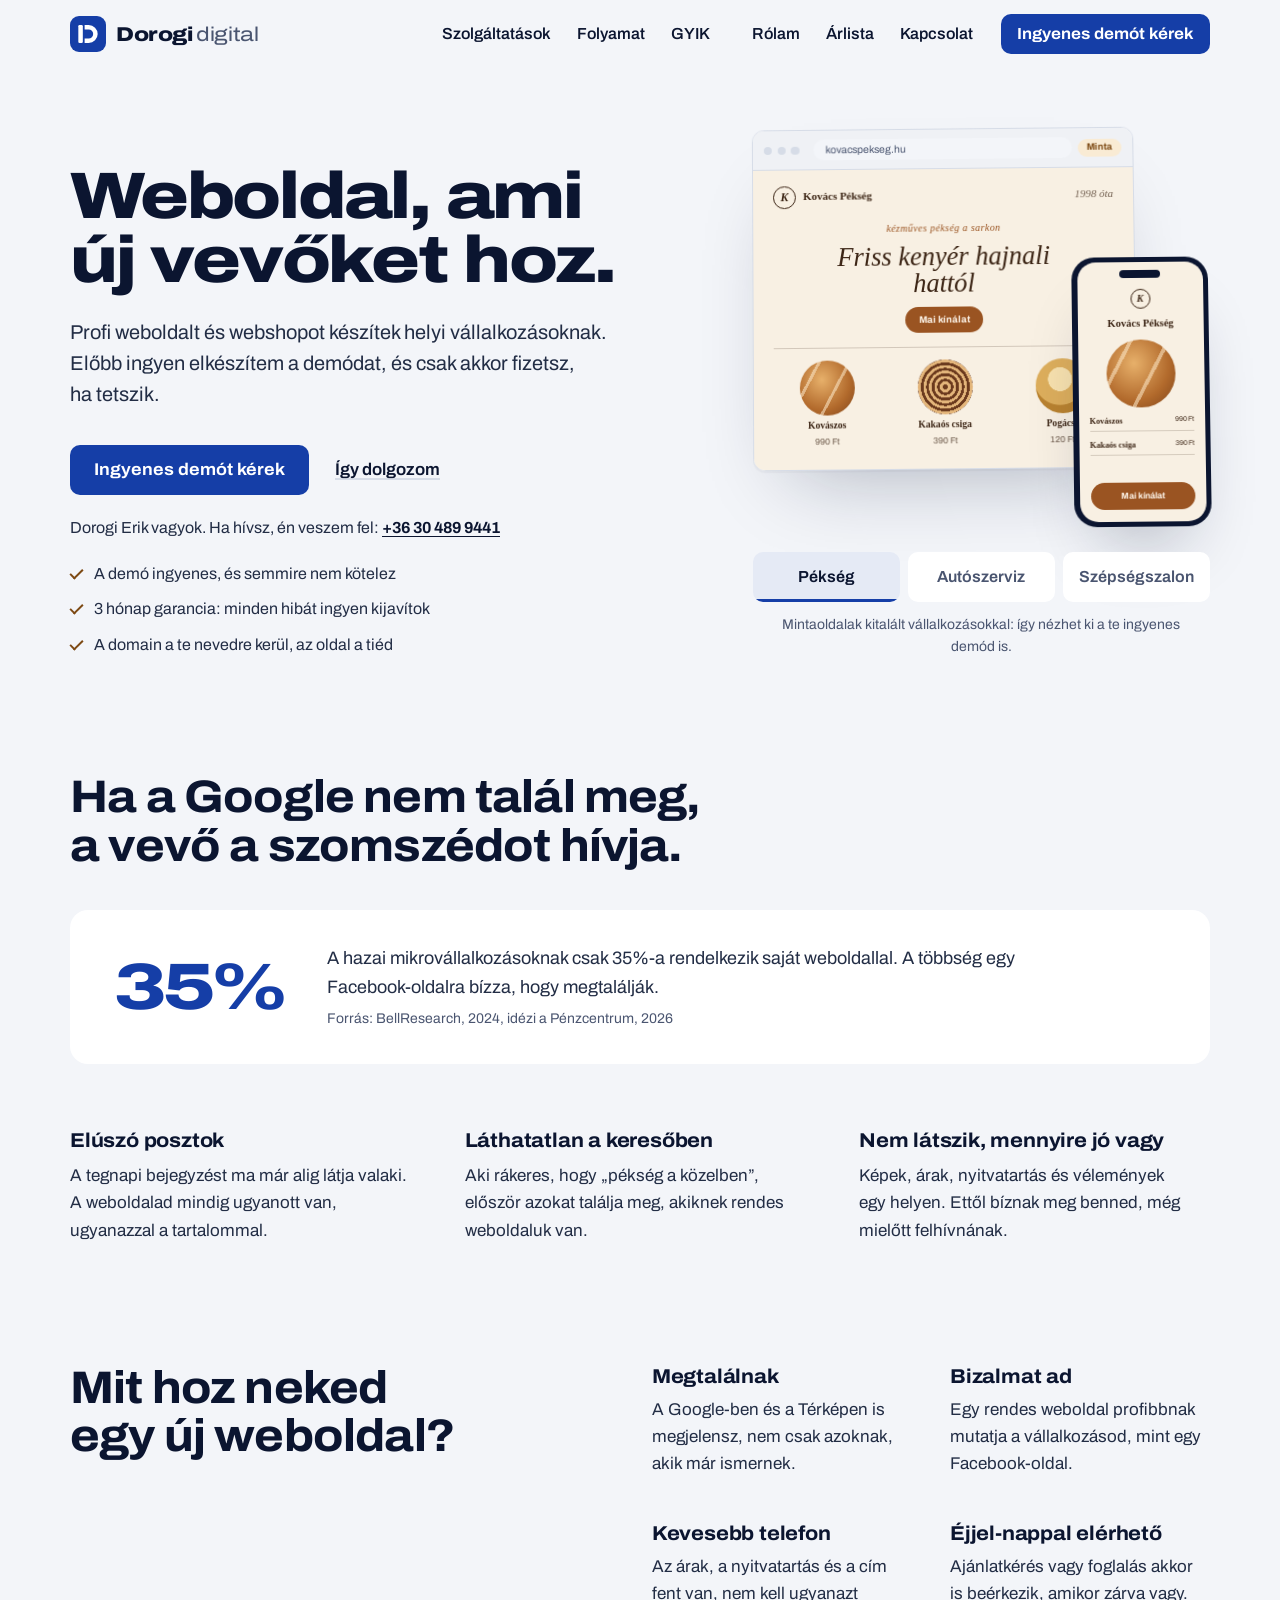
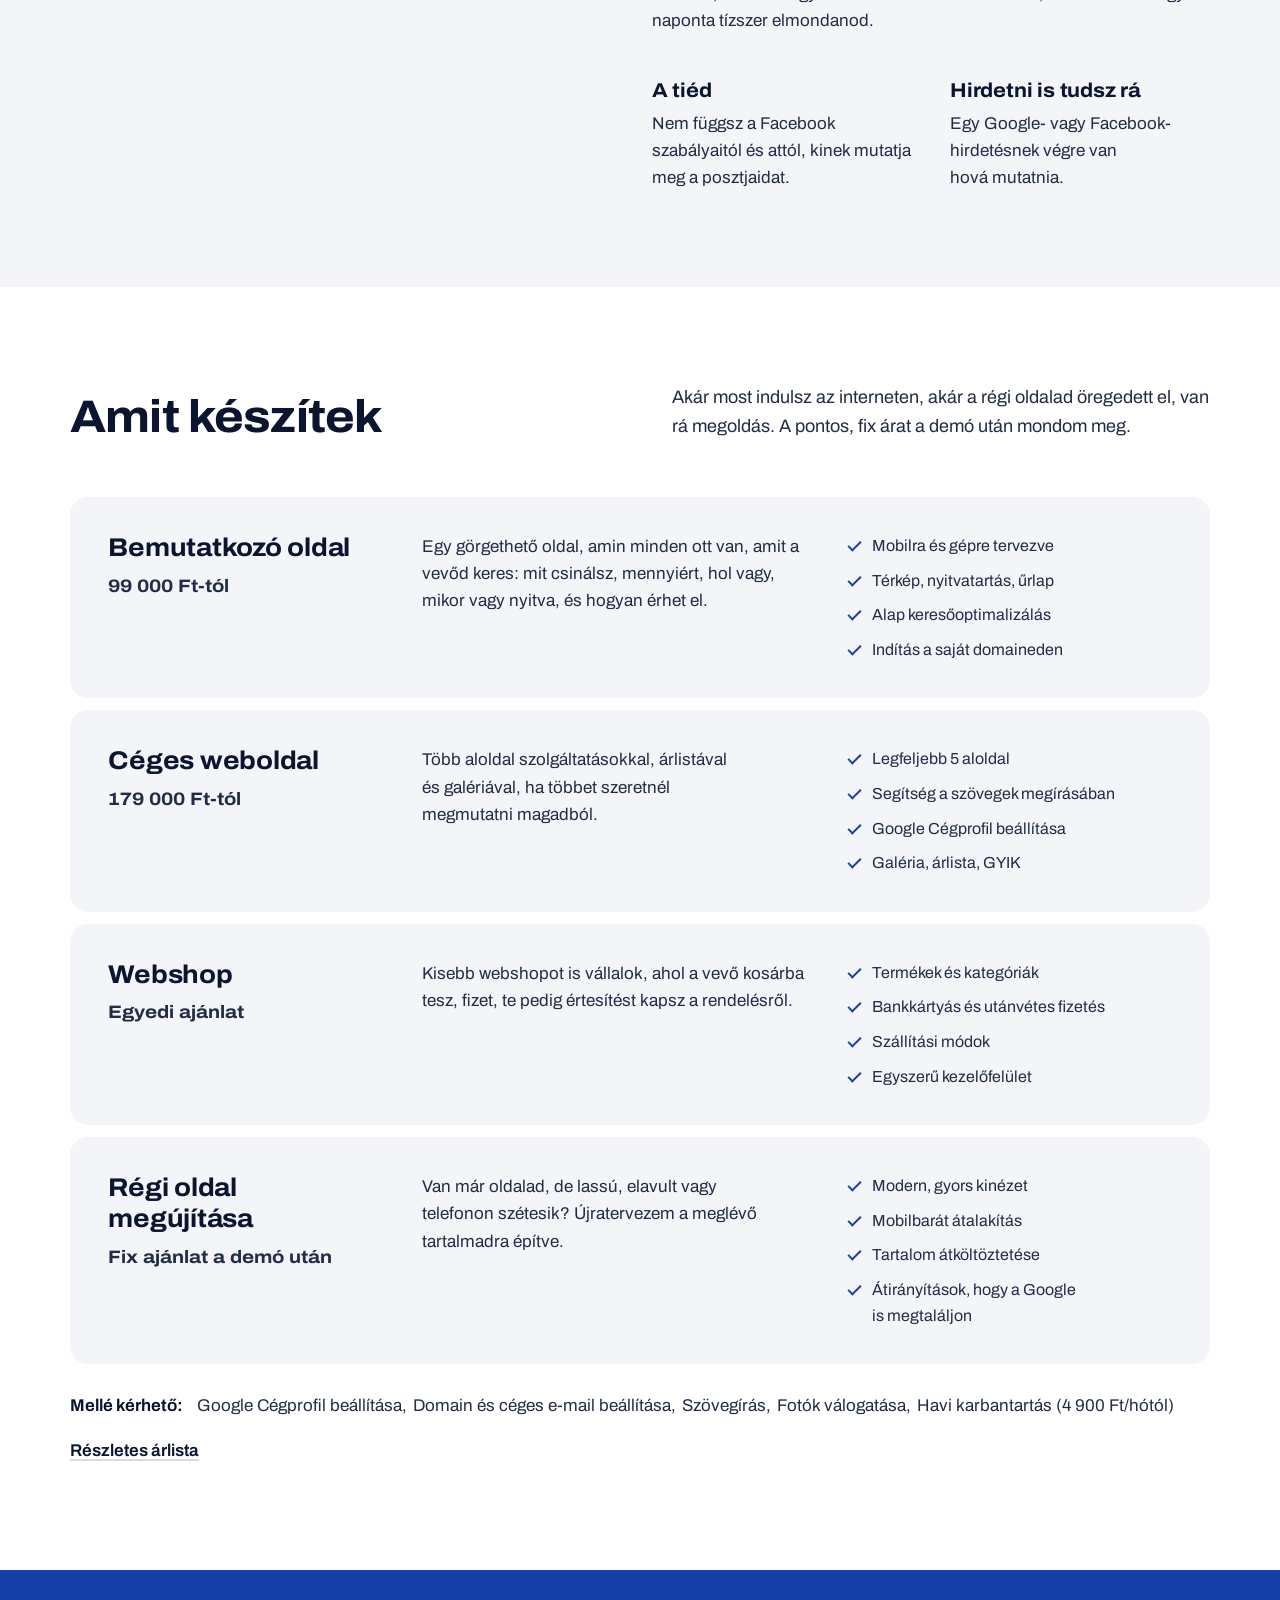
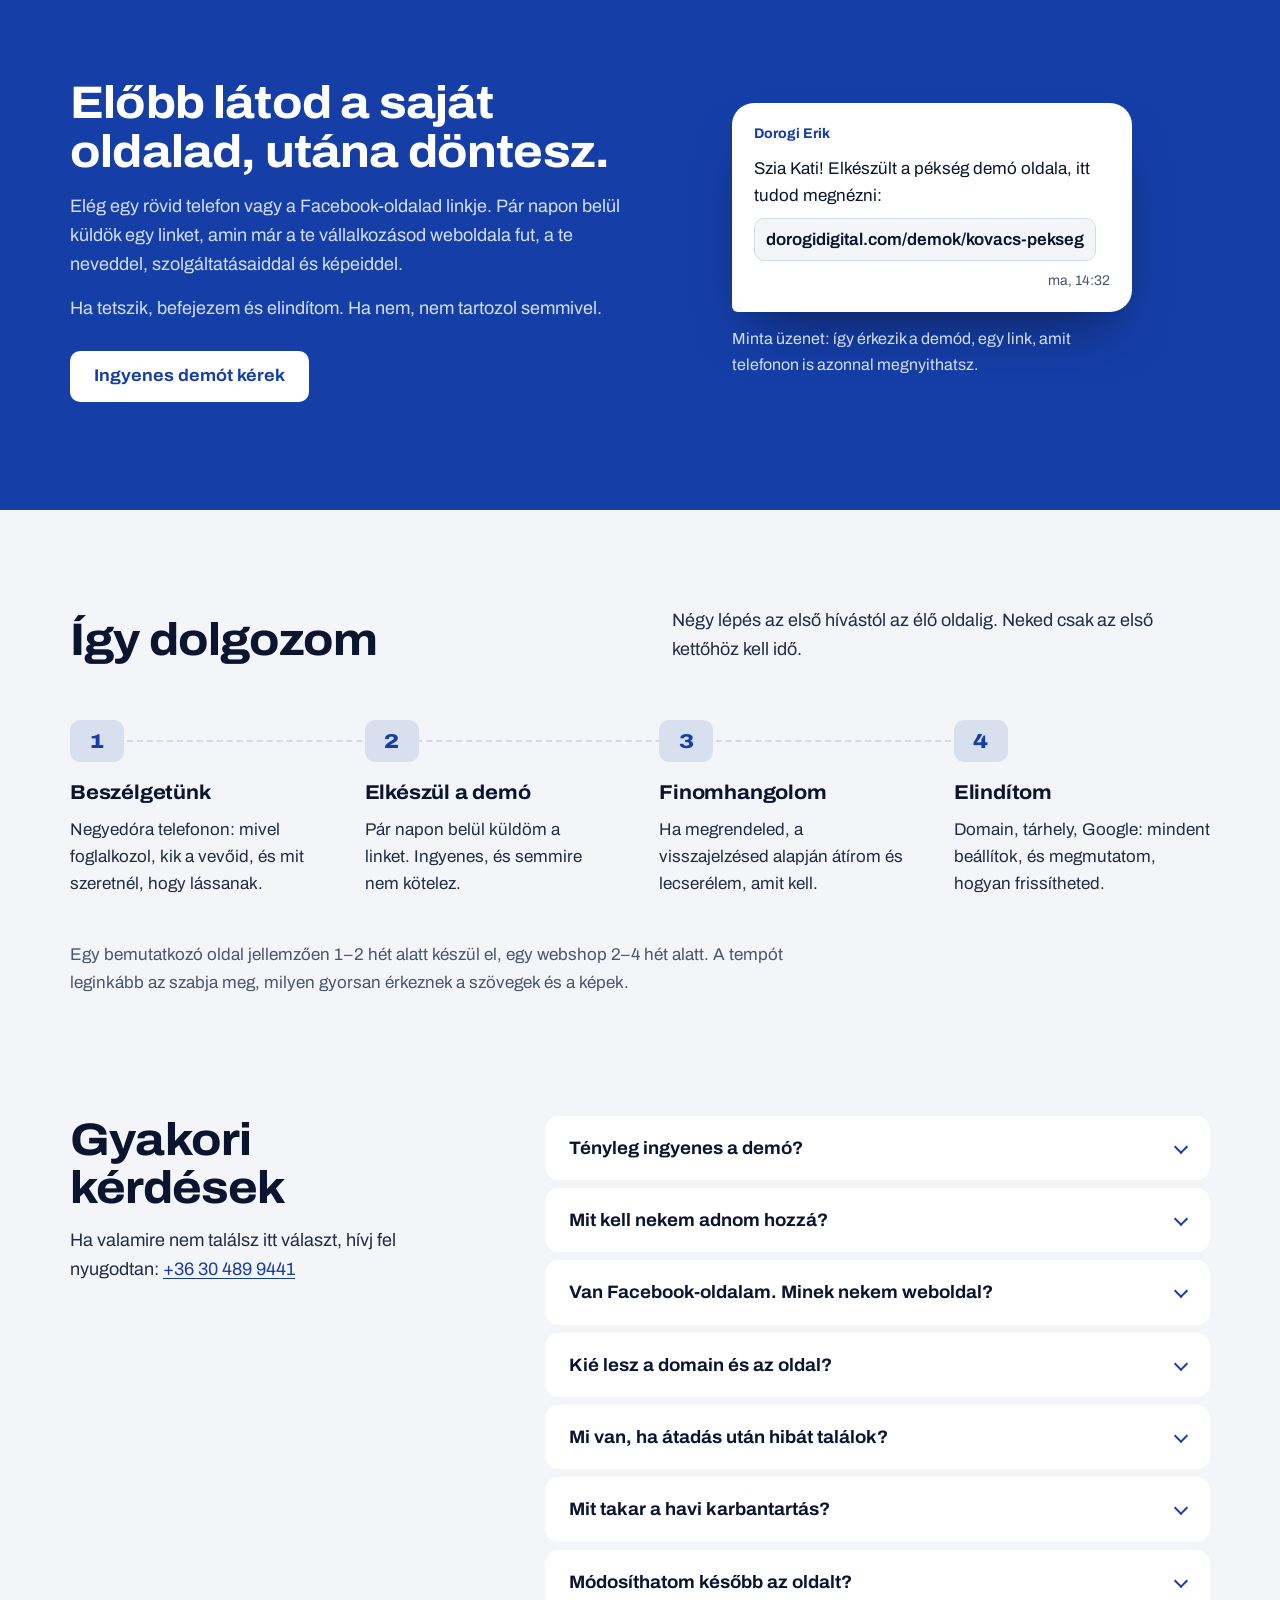
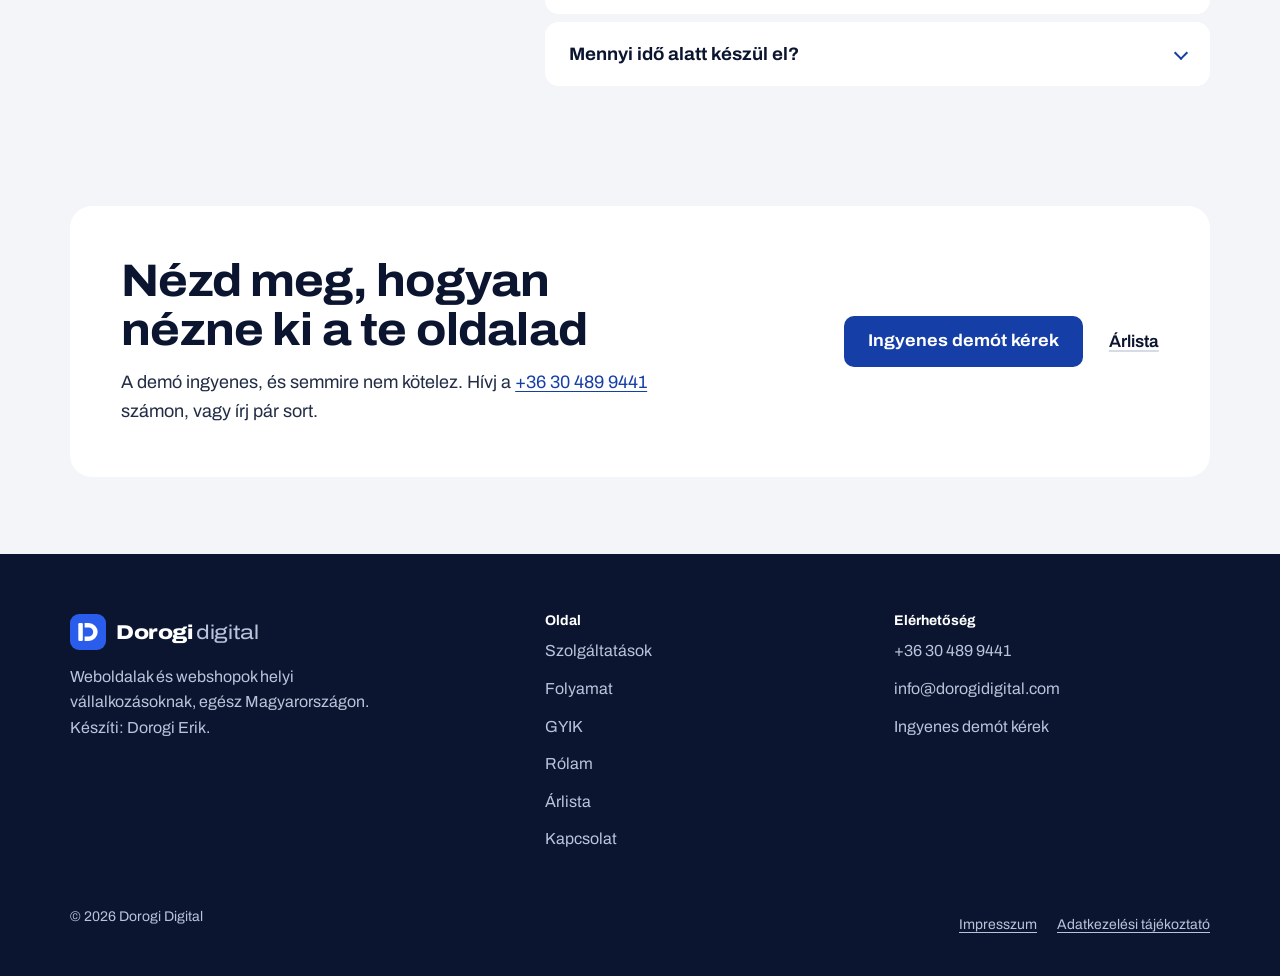
<file: index.html>
<!doctype html>
<html lang="hu">
<head>
<meta charset="utf-8">
<meta http-equiv="Content-Security-Policy" content="default-src 'self'; script-src 'self' 'sha256-12pLNMsBPHY6mQKIzS9/4z9NwCkJc6TZKbxjseUqWyo='; style-src 'self' 'unsafe-inline'; img-src 'self' data:; font-src 'self'; connect-src 'self' https://api.web3forms.com; form-action 'self'; base-uri 'self'; object-src 'none'; upgrade-insecure-requests">
<meta name="referrer" content="strict-origin-when-cross-origin">
<meta name="viewport" content="width=device-width, initial-scale=1">
<title>Weboldal készítés helyi vállalkozásoknak | Dorogi Digital</title>
<meta name="description" content="Weboldal és webshop pékségeknek, szervizeknek, szalonoknak és minden helyi vállalkozásnak. Ingyenes demó: előbb megnézed, aztán döntesz.">
<link rel="canonical" href="https://erikdorogi03.github.io/">
<meta property="og:type" content="website">
<meta property="og:locale" content="hu_HU">
<meta property="og:site_name" content="Dorogi Digital">
<meta property="og:url" content="https://erikdorogi03.github.io/">
<meta property="og:title" content="Weboldal készítés helyi vállalkozásoknak | Dorogi Digital">
<meta property="og:description" content="Weboldal és webshop pékségeknek, szervizeknek, szalonoknak és minden helyi vállalkozásnak. Ingyenes demó: előbb megnézed, aztán döntesz.">
<meta property="og:image" content="https://erikdorogi03.github.io/og.png">
<meta property="og:image:width" content="1200">
<meta property="og:image:height" content="630">
<meta name="twitter:card" content="summary_large_image">
<meta name="theme-color" content="#F3F5F9" media="(prefers-color-scheme: light)">
<meta name="theme-color" content="#080D1B" media="(prefers-color-scheme: dark)">
<link rel="icon" href="favicon.svg" type="image/svg+xml">
<link rel="apple-touch-icon" href="apple-touch-icon.png">
<link rel="preload" href="fonts/archivo-latin-standard-normal.woff2" as="font" type="font/woff2" crossorigin>
<link rel="preload" href="fonts/archivo-latin-ext-standard-normal.woff2" as="font" type="font/woff2" crossorigin>
<link rel="stylesheet" href="style.css">
<script type="application/ld+json">{"@context": "https://schema.org", "@type": "ProfessionalService", "name": "Dorogi Digital", "url": "https://erikdorogi03.github.io/", "image": "https://erikdorogi03.github.io/og.png", "logo": "https://erikdorogi03.github.io/favicon.svg", "description": "Weboldal és webshop pékségeknek, szervizeknek, szalonoknak és minden helyi vállalkozásnak. Ingyenes demó: előbb megnézed, aztán döntesz.", "telephone": "+36 30 489 9441", "email": "info@dorogidigital.com", "founder": {"@type": "Person", "name": "Dorogi Erik"}, "address": {"@type": "PostalAddress", "streetAddress": "Királyok útja 194.", "postalCode": "1039", "addressLocality": "Budapest", "addressCountry": "HU"}, "areaServed": {"@type": "Country", "name": "Magyarország"}, "priceRange": "99 000 Ft-tól", "knowsLanguage": "hu"}</script>
</head>
<body>
<div class="page-loader" aria-hidden="true">
  <div class="wrap sk">
    <span class="sk-b sk-title"></span>
    <span class="sk-b sk-title sk-short"></span>
    <span class="sk-b sk-line"></span>
    <span class="sk-b sk-line"></span>
    <span class="sk-b sk-line sk-mid"></span>
    <span class="sk-b sk-btn"></span>
    <div class="sk-cards"><span class="sk-b sk-card"></span><span class="sk-b sk-card"></span><span class="sk-b sk-card"></span></div>
  </div>
</div>
<a class="skip-link" href="#top">Ugrás a tartalomra</a>
<header class="site-head">
  <div class="wrap head-row">
    <a class="brand" href="#top"><svg class="logo" viewBox="0 0 40 40" aria-hidden="true"><rect class="lg-tile" width="40" height="40" rx="10"/><rect class="lg-stem" x="9.25" y="10" width="5" height="20" rx="1.4"/><path class="lg-bowl" fill-rule="evenodd" d="M16.25 10h4.5a10 10 0 0 1 0 20h-4.5zM16.25 15h4.5a5 5 0 0 1 0 10h-4.5z"/></svg><span class="brand-name" translate="no">Dorogi <span>digital</span></span></a>
    <nav class="nav" aria-label="Fő navigáció">
      <a href="#szolgaltatasok">Szolgáltatások</a>
      <a href="#folyamat">Folyamat</a>
      <a href="#gyik">GYIK</a>
      <span class="nav-sep" aria-hidden="true"></span>
      <a href="rolam.html">Rólam</a>
      <a href="arlista.html">Árlista</a>
      <a href="kapcsolat.html">Kapcsolat</a>
    </nav>
    <a class="btn btn-small" href="kapcsolat.html">Ingyenes demót kérek</a>
    <button class="menu-btn" type="button" aria-expanded="false" aria-controls="mobile-nav"><svg viewBox="0 0 16 16" aria-hidden="true"><path d="M2 4h12M2 8h12M2 12h12"/></svg>Menü</button>
  </div>
  <nav id="mobile-nav" class="mobile-nav" aria-label="Mobil navigáció" hidden>
    <div class="wrap">
      <a href="#szolgaltatasok">Szolgáltatások</a>
      <a href="#folyamat">Folyamat</a>
      <a href="#gyik">GYIK</a>
      <a href="rolam.html">Rólam</a>
      <a href="arlista.html">Árlista</a>
      <a href="kapcsolat.html">Kapcsolat</a>
      <a href="tel:+36304899441" class="mnav-tel">Hívás: +36&nbsp;30&nbsp;489&nbsp;9441</a>
      <a href="kapcsolat.html" class="mnav-cta">Ingyenes demót kérek</a>
    </div>
  </nav>
</header>
<main id="top" tabindex="-1">
  <section class="hero">
    <div class="wrap hero-grid">
      <div class="hero-copy">
        <h1>Weboldal, ami <br class="br-wide">új vevőket&nbsp;hoz.</h1>
        <p class="lede">Profi weboldalt és webshopot készítek helyi vállalkozásoknak. Előbb ingyen elkészítem a demódat, és csak akkor fizetsz, ha tetszik.</p>
      </div>

      <div class="hero-cta">
        <div class="cta-row">
          <a class="btn" href="kapcsolat.html">Ingyenes demót kérek</a>
          <a class="link-quiet" href="#folyamat">Így dolgozom</a>
        </div>
        <p class="hero-me">Dorogi Erik vagyok. Ha hívsz, én veszem fel: <a href="tel:+36304899441">+36&nbsp;30&nbsp;489&nbsp;9441</a></p>
        <ul class="assure">
          <li>A demó ingyenes, és semmire nem kötelez</li>
          <li>3 hónap garancia: minden hibát ingyen kijavítok</li>
          <li>A domain a te nevedre kerül, az oldal a tiéd</li>
        </ul>
      </div>

      <div class="hero-scene">
        <div class="hv" data-ui aria-hidden="true" data-theme-site="bakery">
          <div class="tilt" id="tilt">
          <div class="bw">
            <div class="bw-bar"><i></i><i></i><i></i><span class="bw-url" id="pvUrl">kovacspekseg.hu</span><span class="bw-tag">Minta</span></div>
            <div class="bw-page">
              <div class="site s-bakery">
                <div class="b-top"><span class="b-logo">K</span><span class="b-name">Kovács Pékség</span><span class="b-since">1998 óta</span></div>
                <div class="b-hero"><em>kézműves pékség a sarkon</em><strong>Friss kenyér hajnali hattól</strong><u>Mai kínálat</u></div>
                <div class="b-row">
                  <span class="b-item"><i class="b-pic p1"></i><b>Kovászos</b><small>990 Ft</small></span>
                  <span class="b-item"><i class="b-pic p2"></i><b>Kakaós csiga</b><small>390 Ft</small></span>
                  <span class="b-item"><i class="b-pic p3"></i><b>Pogácsa</b><small>120 Ft</small></span>
                </div>
              </div>
              <div class="site s-garage">
                <div class="g-top"><b>GÁSPÁR</b><span>autószerviz</span><em>Hívás</em></div>
                <div class="g-hero"><strong>Szerviz.<br>Műszaki.<br>Gumi.</strong><div class="g-side"><span>Egy helyen, akár egy nap alatt.</span><u>Időpontot kérek</u></div></div>
                <div class="g-stripe"></div>
                <div class="g-list"><span>Olajcsere</span><span>Fék</span><span>Klíma</span><span>Vizsga</span></div>
              </div>
              <div class="site s-salon">
                <div class="s-top"><span>Lila</span><i></i><i></i><i></i></div>
                <div class="s-hero">
                  <div class="s-arch"></div>
                  <div class="s-copy"><em>szépségszalon</em><strong>Szánj magadra egy órát</strong>
                    <div class="s-slots"><span>Cs 14:00</span><span class="on">Cs 15:00</span><span>P 10:30</span></div>
                    <u>Foglalj időpontot</u></div>
                </div>
              </div>
            </div>
          </div>
          <div class="phone">
            <div class="ph-screen">
              <span class="ph-notch"></span>
              <div class="ph-site s-bakery">
                <span class="b-logo">K</span><b class="pb-name">Kovács Pékség</b>
                <i class="b-pic p1 pb-pic"></i>
                <span class="pb-row"><b>Kovászos</b><small>990 Ft</small></span>
                <span class="pb-row"><b>Kakaós csiga</b><small>390 Ft</small></span>
                <u>Mai kínálat</u>
              </div>
              <div class="ph-site s-garage">
                <b class="pg-name">GÁSPÁR</b>
                <strong>Szerviz.<br>Műszaki.<br>Gumi.</strong>
                <span class="g-stripe"></span>
                <span class="pg-li">Olajcsere</span><span class="pg-li">Fékjavítás</span><span class="pg-li">Klíma</span>
                <u>Hívás most</u>
              </div>
              <div class="ph-site s-salon">
                <span class="ps-name">Lila</span>
                <span class="s-arch"></span>
                <em>Szánj magadra egy órát</em>
                <span class="s-slots"><span class="on">Cs 15:00</span><span>P 10:30</span></span>
                <u>Foglalás</u>
              </div>
            </div>
          </div>
          <div class="toast">
            <span class="toast-icon"><svg viewBox="0 0 24 24"><path d="M4 6.5h16v11H4zM4.5 7l7.5 6 7.5-6"/></svg></span>
            <span class="toast-txt"><b id="pvToast">Új rendelés: 2 torta szombatra</b><small>a weboldaladról, 2 perce</small></span>
          </div>
          </div>
        </div>
        <div class="pv-switch" role="group" aria-label="Mintaoldalak szakmák szerint">
          <button type="button" class="pv-tab is-on" data-i="0" aria-pressed="true"><span>Pékség</span><i></i></button>
          <button type="button" class="pv-tab" data-i="1" aria-pressed="false"><span>Autószerviz</span><i></i></button>
          <button type="button" class="pv-tab" data-i="2" aria-pressed="false"><span>Szépségszalon</span><i></i></button>
        </div>
        <p class="pv-cap">Mintaoldalak kitalált vállalkozásokkal: így nézhet ki a te ingyenes demód is.</p>
      </div>
    </div>
  </section>

  <section class="section problem" aria-labelledby="problem-title">
    <div class="wrap">
      <div class="problem-head">
        <h2 id="problem-title">Ha a Google nem talál meg, a vevő a szomszédot hívja.</h2>
        <div class="stat">
          <span class="stat-num">35%</span>
          <p>A hazai mikrovállalkozásoknak csak 35%-a rendelkezik saját weboldallal. A többség egy Facebook-oldalra bízza, hogy megtalálják.</p>
          <small>Forrás: BellResearch, 2024, idézi a Pénzcentrum, 2026</small>
        </div>
      </div>
      <div class="pains">
        <div class="pain">
          <h3>Elúszó posztok</h3>
          <p>A tegnapi bejegyzést ma már alig látja valaki. A weboldalad mindig ugyanott van, ugyanazzal a tartalommal.</p>
        </div>
        <div class="pain">
          <h3>Láthatatlan a keresőben</h3>
          <p>Aki rákeres, hogy „pékség a közelben”, először azokat találja meg, akiknek rendes weboldaluk van.</p>
        </div>
        <div class="pain">
          <h3>Nem látszik, mennyire jó vagy</h3>
          <p>Képek, árak, nyitvatartás és vélemények egy helyen. Ettől bíznak meg benned, még mielőtt felhívnának.</p>
        </div>
      </div>
    </div>
  </section>

  <section class="section benefits" aria-labelledby="ben-title">
    <div class="wrap">
      <header class="sec-head">
        <h2 id="ben-title">Mit hoz neked egy új weboldal?</h2>
      </header>
      <div class="whys">
        <div class="why"><h3>Megtalálnak</h3><p>A Google-ben és a Térképen is megjelensz, nem csak azoknak, akik már ismernek.</p></div>
        <div class="why"><h3>Bizalmat ad</h3><p>Egy rendes weboldal profibbnak mutatja a vállalkozásod, mint egy Facebook-oldal.</p></div>
        <div class="why"><h3>Kevesebb telefon</h3><p>Az árak, a nyitvatartás és a cím fent van, nem kell ugyanazt naponta tízszer elmondanod.</p></div>
        <div class="why"><h3>Éjjel-nappal elérhető</h3><p>Ajánlatkérés vagy foglalás akkor is beérkezik, amikor zárva vagy.</p></div>
        <div class="why"><h3>A tiéd</h3><p>Nem függsz a Facebook szabályaitól és attól, kinek mutatja meg a posztjaidat.</p></div>
        <div class="why"><h3>Hirdetni is tudsz rá</h3><p>Egy Google- vagy Facebook-hirdetésnek végre van hová mutatnia.</p></div>
      </div>
    </div>
  </section>

  <section id="szolgaltatasok" class="section section-alt" aria-labelledby="svc-title">
    <div class="wrap">
      <header class="sec-head split">
        <h2 id="svc-title">Amit készítek</h2>
        <p>Akár most indulsz az interneten, akár a régi oldalad öregedett el, van rá megoldás. A pontos, fix árat a demó után mondom meg.</p>
      </header>
      <div class="svc-list">
        <article class="svc">
          <div class="svc-head">
            <h3>Bemutatkozó oldal</h3>
            <p class="svc-price">99 000 Ft-tól</p>
          </div>
          <p>Egy görgethető oldal, amin minden ott van, amit a vevőd keres: mit csinálsz, mennyiért, hol vagy, mikor vagy nyitva, és hogyan érhet el.</p>
          <ul class="ticks">
            <li>Mobilra és gépre tervezve</li>
            <li>Térkép, nyitvatartás, űrlap</li>
            <li>Alap keresőoptimalizálás</li>
            <li>Indítás a saját domaineden</li>
          </ul>
        </article>
        <article class="svc">
          <div class="svc-head">
            <h3>Céges weboldal</h3>
            <p class="svc-price">179 000 Ft-tól</p>
          </div>
          <p>Több aloldal szolgáltatásokkal, árlistával és galériával, ha többet szeretnél megmutatni magadból.</p>
          <ul class="ticks">
            <li>Legfeljebb 5 aloldal</li>
            <li>Segítség a szövegek megírásában</li>
            <li>Google Cégprofil beállítása</li>
            <li>Galéria, árlista, GYIK</li>
          </ul>
        </article>
        <article class="svc">
          <div class="svc-head">
            <h3>Webshop</h3>
            <p class="svc-price">Egyedi ajánlat</p>
          </div>
          <p>Kisebb webshopot is vállalok, ahol a vevő kosárba tesz, fizet, te pedig értesítést kapsz a rendelésről.</p>
          <ul class="ticks">
            <li>Termékek és kategóriák</li>
            <li>Bankkártyás és utánvétes fizetés</li>
            <li>Szállítási módok</li>
            <li>Egyszerű kezelőfelület</li>
          </ul>
        </article>
        <article class="svc">
          <div class="svc-head">
            <h3>Régi oldal megújítása</h3>
            <p class="svc-price">Fix ajánlat a demó után</p>
          </div>
          <p>Van már oldalad, de lassú, elavult vagy telefonon szétesik? Újratervezem a meglévő tartalmadra építve.</p>
          <ul class="ticks">
            <li>Modern, gyors kinézet</li>
            <li>Mobilbarát átalakítás</li>
            <li>Tartalom átköltöztetése</li>
            <li>Átirányítások, hogy a Google is megtaláljon</li>
          </ul>
        </article>
      </div>
      <div class="extras">
        <span class="extras-title">Mellé kérhető:</span>
        <ul class="chips">
          <li>Google Cégprofil beállítása</li>
          <li>Domain és céges e-mail beállítása</li>
          <li>Szövegírás</li>
          <li>Fotók válogatása</li>
          <li>Havi karbantartás (4 900 Ft/hótól)</li>
        </ul>
        <a class="link-quiet extras-link" href="arlista.html">Részletes árlista</a>
      </div>
    </div>
  </section>

  <section class="band" aria-labelledby="demo-title">
    <div class="wrap band-grid">
      <div class="band-copy">
        <h2 id="demo-title">Előbb látod a saját oldalad, utána döntesz.</h2>
        <p>Elég egy rövid telefon vagy a Facebook-oldalad linkje. Pár napon belül küldök egy linket, amin már a te vállalkozásod weboldala fut, a te neveddel, szolgáltatásaiddal és képeiddel.</p>
        <p>Ha tetszik, befejezem és elindítom. Ha nem, nem tartozol semmivel.</p>
        <a class="btn btn-light" href="kapcsolat.html">Ingyenes demót kérek</a>
      </div>
      <figure class="msg" data-ui>
        <div class="msg-card">
          <span class="msg-from">Dorogi Erik</span>
          <p class="msg-text">Szia Kati! Elkészült a pékség demó oldala, itt tudod megnézni:</p>
          <span class="msg-link">dorogidigital.com/demok/kovacs-pekseg</span>
          <span class="msg-time">ma, 14:32</span>
        </div>
        <figcaption>Minta üzenet: így érkezik a demód, egy link, amit telefonon is azonnal megnyithatsz.</figcaption>
      </figure>
    </div>
  </section>

  <section id="folyamat" class="section" aria-labelledby="steps-title">
    <div class="wrap">
      <header class="sec-head split">
        <h2 id="steps-title">Így dolgozom</h2>
        <p>Négy lépés az első hívástól az élő oldalig. Neked csak az első kettőhöz kell idő.</p>
      </header>
      <ol class="steps">
        <li>
          <span class="num" aria-hidden="true">1</span>
          <h3>Beszélgetünk</h3>
          <p>Negyedóra telefonon: mivel foglalkozol, kik a vevőid, és mit szeretnél, hogy lássanak.</p>
        </li>
        <li>
          <span class="num" aria-hidden="true">2</span>
          <h3>Elkészül a demó</h3>
          <p>Pár napon belül küldöm a linket. Ingyenes, és semmire nem kötelez.</p>
        </li>
        <li>
          <span class="num" aria-hidden="true">3</span>
          <h3>Finomhangolom</h3>
          <p>Ha megrendeled, a visszajelzésed alapján átírom és lecserélem, amit kell.</p>
        </li>
        <li>
          <span class="num" aria-hidden="true">4</span>
          <h3>Elindítom</h3>
          <p>Domain, tárhely, Google: mindent beállítok, és megmutatom, hogyan frissítheted.</p>
        </li>
      </ol>
      <p class="steps-note">Egy bemutatkozó oldal jellemzően 1–2 hét alatt készül el, egy webshop 2–4 hét alatt. A tempót leginkább az szabja meg, milyen gyorsan érkeznek a szövegek és a képek.</p>
    </div>
  </section>

  <section id="ertekelesek" class="section reviews" aria-labelledby="rev-title" hidden>
    <div class="wrap">
      <header class="sec-head rev-head">
        <h2 id="rev-title">Mit mondanak rólam</h2>
        <p class="rev-score"><span class="rev-avg" id="revAvg"></span><span class="rev-stars" id="revStars" aria-hidden="true"></span><span class="rev-count" id="revCount"></span></p>
      </header>
      <div class="rev-list" id="revList"></div>
      <p class="rev-foot"><a id="revAll" href="#" target="_blank" rel="noopener">Összes értékelés a Google-ben</a><span>Az értékelések forrása: Google</span></p>
    </div>
  </section>

  <section id="gyik" class="section" aria-labelledby="faq-title">
    <div class="wrap faq-grid">
      <header class="sec-head">
        <h2 id="faq-title">Gyakori kérdések</h2>
        <p>Ha valamire nem találsz itt választ, hívj fel nyugodtan: <a href="tel:+36304899441">+36&nbsp;30&nbsp;489&nbsp;9441</a></p>
      </header>
      <div class="faq">
        <details>
          <summary>Tényleg ingyenes a demó?</summary>
          <p>Igen. Elkészítem, megnézed, és csak akkor fizetsz, ha tovább szeretnél lépni. Ha nem tetszik, nem tartozol semmivel.</p>
        </details>
        <details>
          <summary>Mit kell nekem adnom hozzá?</summary>
          <p>A logódat (ha van), néhány fotót, és hogy mit csinálsz, mennyiért. Ha nincs kész szöveged, segítek megírni. A demóhoz sokszor a Facebook-oldalad is elég.</p>
        </details>
        <details>
          <summary>Van Facebook-oldalam. Minek nekem weboldal?</summary>
          <p>A Facebook a pillanatnak szól, a weboldal megmarad. A Google-ben is megtalálnak, nem függsz egy közösségi oldal szabályaitól, és az árak, a nyitvatartás és az elérhetőség egy helyen van.</p>
        </details>
        <details>
          <summary>Kié lesz a domain és az oldal?</summary>
          <p>A tiéd. A domain a te nevedre kerül, és az oldal fájljait is megkapod. Ha később máshoz vinnéd, semmi nem köt hozzám.</p>
        </details>
        <details>
          <summary>Mi van, ha átadás után hibát találok?</summary>
          <p>Az átadástól számított 3 hónapig minden hibát díjmentesen kijavítok. A garancia nem vonatkozik a saját módosításaidra és az új funkciók kérésére, ezeket külön megbeszéljük.</p>
        </details>
        <details>
          <summary>Mit takar a havi karbantartás?</summary>
          <p>Azt, hogy neked nem kell foglalkoznod az oldallal. Havonta elvégzem a kisebb módosításokat (árak, nyitvatartás, képek), figyelem a domain és a tárhely megújítását, ellenőrzöm, hogy minden működik, mentést készítek, és kérésre rövid összefoglalót küldök a látogatottságról.</p>
        </details>
        <details>
          <summary>Módosíthatom később az oldalt?</summary>
          <p>Igen. A kisebb módosításokat a havi karbantartás tartalmazza, de alkalmanként is kérhetsz változtatást.</p>
        </details>
        <details>
          <summary>Mennyi idő alatt készül el?</summary>
          <p>Egy bemutatkozó oldal jellemzően 1–2 hét, egy webshop 2–4 hét. A demót ennél jóval hamarabb látod.</p>
        </details>
      </div>
    </div>
  </section>

  <section class="section page-cta-wrap" aria-labelledby="cta-title">
    <div class="wrap"><div class="page-cta">
      <div>
        <h2 id="cta-title">Nézd meg, hogyan nézne ki a te oldalad</h2>
        <p>A demó ingyenes, és semmire nem kötelez. Hívj a <a href="tel:+36304899441">+36&nbsp;30&nbsp;489&nbsp;9441</a> számon, vagy írj pár sort.</p>
      </div>
      <div class="cta-row"><a class="btn" href="kapcsolat.html">Ingyenes demót kérek</a><a class="link-quiet" href="arlista.html">Árlista</a></div>
    </div></div>
  </section>
</main>

<footer class="site-foot">
  <div class="wrap foot-grid">
    <div class="foot-about">
      <a class="brand" href="#top"><svg class="logo" viewBox="0 0 40 40" aria-hidden="true"><rect class="lg-tile" width="40" height="40" rx="10"/><rect class="lg-stem" x="9.25" y="10" width="5" height="20" rx="1.4"/><path class="lg-bowl" fill-rule="evenodd" d="M16.25 10h4.5a10 10 0 0 1 0 20h-4.5zM16.25 15h4.5a5 5 0 0 1 0 10h-4.5z"/></svg><span class="brand-name" translate="no">Dorogi <span>digital</span></span></a>
      <p>Weboldalak és webshopok helyi vállalkozásoknak, egész Magyarországon. Készíti: Dorogi Erik.</p>
    </div>
    <nav class="foot-col" aria-label="Lábléc navigáció">
      <h2>Oldal</h2>
      <a href="#szolgaltatasok">Szolgáltatások</a>
      <a href="#folyamat">Folyamat</a>
      <a href="#gyik">GYIK</a>
      <a href="rolam.html">Rólam</a>
      <a href="arlista.html">Árlista</a>
      <a href="kapcsolat.html">Kapcsolat</a>
    </nav>
    <div class="foot-col">
      <h2>Elérhetőség</h2>
      <a href="tel:+36304899441">+36&nbsp;30&nbsp;489&nbsp;9441</a>
      <a href="mailto:info@dorogidigital.com">info@dorogidigital.com</a>
      <a href="kapcsolat.html">Ingyenes demót kérek</a>
    </div>
  </div>
  <div class="wrap foot-base">
    <span>© <span data-year>2026</span> Dorogi Digital</span>
    <nav aria-label="Jogi információk">
      <button type="button" data-open="impresszum">Impresszum</button>
      <button type="button" data-open="adatkezeles">Adatkezelési tájékoztató</button>
    </nav>
  </div>
</footer>

<div class="callbar" id="callbar" hidden>
  <a class="callbar-tel" href="tel:+36304899441"><svg viewBox="0 0 24 24" aria-hidden="true"><path d="M6.6 3.5h3l1.4 4.2-2 1.4a12 12 0 0 0 5.9 5.9l1.4-2 4.2 1.4v3a2 2 0 0 1-2.2 2A17 17 0 0 1 4.6 5.7a2 2 0 0 1 2-2.2z"/></svg>Hívás</a>
  <a class="btn callbar-cta" href="kapcsolat.html">Ingyenes demót kérek</a>
</div>

<dialog id="impresszum" aria-labelledby="impr-title">
  <div class="dlg">
    <h2 id="impr-title">Impresszum</h2>
    <dl>
      <dt>Szolgáltató</dt><dd>Dorogi Erik</dd>
      <dt>Márkanév</dt><dd>Dorogi Digital</dd>
      <dt>Cím</dt><dd>1039 Budapest, Királyok útja 194.</dd>
      <dt>Vállalkozási forma</dt><dd>Egyéni vállalkozás indítása folyamatban. A nyilvántartási számot és az adószámot a bejegyzés után itt teszem közzé.</dd>
      <dt>E-mail</dt><dd>info@dorogidigital.com</dd>
      <dt>Telefon</dt><dd>+36&nbsp;30&nbsp;489&nbsp;9441</dd>
    </dl>
    <h3>Tárhelyszolgáltató</h3>
    <dl>
      <dt>Név</dt><dd>GitHub, Inc. (GitHub Pages)</dd>
      <dt>Cím</dt><dd>88 Colin P. Kelly Jr. Street, San Francisco, CA 94107, USA</dd>
      <dt>Elérhetőség</dt><dd>support.github.com</dd>
    </dl>
    <form method="dialog"><button type="submit" class="dlg-close">Bezárás</button></form>
  </div>
</dialog>

<dialog id="adatkezeles" aria-labelledby="priv-title">
  <div class="dlg">
    <h2 id="priv-title">Adatkezelési tájékoztató</h2>
    <p>Ez az oldal nem használ sütiket, és nem követi a látogatókat. Személyes adatot csak akkor kezelek, ha az űrlapon elküldöd nekem.</p>
    <h3>Adatkezelő</h3>
    <p>Dorogi Erik, 1039 Budapest, Királyok útja 194., e-mail: info@dorogidigital.com, telefon: +36&nbsp;30&nbsp;489&nbsp;9441</p>
    <h3>Milyen adatokat kezelek, és miért?</h3>
    <p>Az űrlapon megadott nevet, vállalkozásnevet, szakmát, telefonszámot, e-mail-címet, linket és üzenetet. Kizárólag arra használom, hogy felvegyem veled a kapcsolatot, és ajánlatot vagy demót készítsek neked.</p>
    <h3>Jogalap és megőrzés</h3>
    <p>A jogalap a hozzájárulásod (GDPR 6. cikk (1) a) pont), illetve a szerződéskötést megelőző lépések (b) pont). Ha nem jön létre megrendelés, az adatokat a megkeresés lezárásáig, legfeljebb 1 évig őrzöm.</p>
    <h3>Adatfeldolgozók</h3>
    <ul>
      <li>Web3Forms: az űrlap továbbítása e-mailben</li>
      <li>GitHub, Inc.: az oldal tárhelye</li>
    </ul>
    <h3>Jogaid</h3>
    <p>Kérheted az adataidhoz való hozzáférést, helyesbítésüket, törlésüket vagy kezelésük korlátozását, és bármikor visszavonhatod a hozzájárulásod a fenti elérhetőségeken. Panasszal a Nemzeti Adatvédelmi és Információszabadság Hatósághoz fordulhatsz (1055 Budapest, Falk Miksa utca 9–11., naih.hu).</p>
    <form method="dialog"><button type="submit" class="dlg-close">Bezárás</button></form>
  </div>
</dialog>
<script src="js/motion.min.js"></script>
<script>
(function(){
  var CONFIG = { email: 'info@dorogidigital.com', phone: '+36 30 489 9441', web3formsKey: '264a63b2-8f26-47ea-b248-6eeef6f44f97' };
  var reduce = window.matchMedia && window.matchMedia('(prefers-reduced-motion: reduce)').matches;
  /* Motion (a Framer Motion csapat keretrendszer-független könyvtára): rugós mozgások. Ha nem töltődik be, a CSS-es mozgás marad. */
  var M = (!reduce && window.Motion && window.Motion.animate) ? window.Motion : null;
  var EASE = [0.23, 1, 0.32, 1];
  if (M) document.documentElement.classList.add('mo');

  /* Oldalváltás: kifakulás, beúszás, lassú betöltésnél töltőkarika */
  (function(){
    var root = document.documentElement;
    var waitTimer = null;
    var reset = function(){ root.classList.remove('pt-leave', 'pt-wait'); clearTimeout(waitTimer); };
    var ready = function(){ root.classList.add('pt-ready'); };
    if (document.readyState === 'complete') ready(); else window.addEventListener('load', ready);
    window.addEventListener('pageshow', reset);
    document.addEventListener('click', function(e){
      if (e.defaultPrevented || e.button !== 0 || e.metaKey || e.ctrlKey || e.shiftKey || e.altKey) return;
      var a = e.target.closest('a[href]');
      if (!a || a.target === '_blank' || a.hasAttribute('download')) return;
      if (a.protocol !== 'http:' && a.protocol !== 'https:') return;
      if (a.origin !== location.origin) return;
      if (window.__formDirty) return;
      if (a.pathname === location.pathname || (/\/(index\.html)?$/.test(a.pathname) && /\/(index\.html)?$/.test(location.pathname))) return;
      e.preventDefault();
      var href = a.href;
      if (!reduce) root.classList.add('pt-leave');
      waitTimer = setTimeout(function(){ root.classList.add('pt-wait'); }, reduce ? 150 : 420);
      setTimeout(function(){ location.href = href; }, reduce ? 0 : 200);
    });
  })();

  document.querySelectorAll('[data-year]').forEach(function(el){ el.textContent = new Date().getFullYear(); });

  var head = document.querySelector('.site-head');
  function onScroll(){ head.classList.toggle('scrolled', window.scrollY > 8); }
  onScroll(); window.addEventListener('scroll', onScroll, { passive: true });

  var menuBtn = document.querySelector('.menu-btn'), mnav = document.getElementById('mobile-nav');
  function setMenu(open){
    menuBtn.setAttribute('aria-expanded', String(open));
    if (open) {
      mnav.hidden = false;
      if (M) M.animate(mnav, { opacity: [0, 1], transform: ['translateY(-10px)', 'none'] }, { type: M.spring, bounce: 0.15, duration: 0.4 });
    } else if (M && !mnav.hidden) {
      M.animate(mnav, { opacity: [1, 0], transform: ['none', 'translateY(-6px)'] }, { duration: 0.16, ease: EASE }).then(function(){
        if (menuBtn.getAttribute('aria-expanded') === 'false') mnav.hidden = true;
      });
    } else mnav.hidden = true;
  }
  menuBtn.addEventListener('click', function(){ setMenu(menuBtn.getAttribute('aria-expanded') !== 'true'); });
  mnav.addEventListener('click', function(e){ if (e.target.closest('a')) setMenu(false); });
  document.addEventListener('keydown', function(e){
    if (e.key === 'Escape' && menuBtn.getAttribute('aria-expanded') === 'true') { setMenu(false); menuBtn.focus(); }
  });

  /* Nyitókép: mintaoldalak szakmánként, magától váltakozva */
  var hv = document.querySelector('.hv');
  var phone = document.querySelector('.phone');
  var toast = document.querySelector('.toast');
  var tabs = document.querySelectorAll('.pv-tab');
  if (hv) {
  var SITES = [
    { url: 'kovacspekseg.hu', toast: 'Új rendelés: 2 torta szombatra', theme: 'bakery' },
    { url: 'gasparszerviz.hu', toast: 'Új időpontkérés: műszaki vizsga', theme: 'garage' },
    { url: 'lilaszalon.hu', toast: 'Új foglalás: csütörtök 15:00', theme: 'salon' }
  ];
  var cur = 0, stopped = false;
  var sw = document.querySelector('.pv-switch'), scene = document.querySelector('.hero-scene');

  function fill(i){
    var d = SITES[i];
    hv.setAttribute('data-theme-site', d.theme);
    document.getElementById('pvUrl').textContent = d.url;
    document.getElementById('pvToast').textContent = d.toast;
    tabs.forEach(function(t, k){ t.classList.toggle('is-on', k === i); t.setAttribute('aria-pressed', String(k === i)); });
  }
  function show(i){
    if (i === cur) return;
    cur = i;
    if (reduce) { fill(i); return; }
    hv.classList.add('swapping');
    setTimeout(function(){
      fill(i);
      hv.classList.remove('swapping');
      if (M) M.animate(toast, { opacity: [0, 1], transform: ['translateY(6px) scale(.96)', 'none'] }, { duration: 0.4, ease: EASE });
      else { toast.classList.remove('pop'); void toast.offsetWidth; toast.classList.add('pop'); }
    }, 320);
  }
  /* A váltás ütemét az aktív fül csíkja adja: ha a csík megáll (egér vagy fókusz a képen), a váltás is vár */
  tabs.forEach(function(t, k){
    t.querySelector('i').addEventListener('animationend', function(){ if (!stopped && k === cur) show((cur + 1) % SITES.length); });
    t.addEventListener('click', function(){ stopped = true; sw.classList.add('stopped'); show(k); });
  });
  var pause = function(on){ sw.classList.toggle('paused', on); };
  scene.addEventListener('mouseenter', function(){ pause(true); });
  scene.addEventListener('mouseleave', function(){ if (!scene.contains(document.activeElement)) pause(false); });
  scene.addEventListener('focusin', function(){ pause(true); });
  scene.addEventListener('focusout', function(e){ if (!scene.contains(e.relatedTarget) && !scene.matches(':hover')) pause(false); });
  fill(0);
  }

  /* Mobil hívássáv: akkor jön elő, amikor a nyitó gombok már kigördültek, és eltűnik a záró blokknál, az űrlapnál és a láblécnél */
  (function(){
    var bar = document.getElementById('callbar');
    var watch = document.querySelector('.hero-cta') || document.querySelector('main h1');
    if (!bar || !watch || !('IntersectionObserver' in window)) return;
    bar.hidden = false;
    var past = false, blockers = [];
    var sync = function(){
      var on = past && !blockers.length;
      bar.classList.toggle('on', on); bar.inert = !on; bar.setAttribute('aria-hidden', String(!on));
    };
    new IntersectionObserver(function(es){ es.forEach(function(e){ past = !e.isIntersecting && e.boundingClientRect.top < 0; }); sync(); }).observe(watch);
    var bio = new IntersectionObserver(function(es){
      es.forEach(function(e){ var k = blockers.indexOf(e.target); if (e.isIntersecting && k < 0) blockers.push(e.target); else if (!e.isIntersecting && k > -1) blockers.splice(k, 1); });
      sync();
    });
    document.querySelectorAll('.page-cta,.form-card,.site-foot').forEach(function(b){ bio.observe(b); });
    sync();
  })();

  /* Google-értékelések: a reviews.json-t naponta frissíti a GitHub, üresen rejtve marad */
  (function(){
    var sec = document.getElementById('ertekelesek');
    if (!sec || !window.fetch) return;
    var esc = function(t){ return String(t).replace(/[&<>"']/g, function(c){ return { '&': '&amp;', '<': '&lt;', '>': '&gt;', '"': '&quot;', "'": '&#39;' }[c]; }); };
    var STAR = '<path d="M10 1.6l2.6 5.3 5.8.8-4.2 4.1 1 5.8L10 14.9l-5.2 2.7 1-5.8L1.6 7.7l5.8-.8z"/>';
    var stars = function(n){ n = Math.max(0, Math.min(5, Math.round(Number(n) || 0))); var h = ''; for (var k = 0; k < 5; k++) h += '<svg viewBox="0 0 20 20" aria-hidden="true"' + (k < n ? '' : ' class="off"') + '>' + STAR + '</svg>'; return h; };
    fetch('reviews.json', { cache: 'no-store' }).then(function(r){ return r.ok ? r.json() : null; }).then(function(d){
      if (!d || !d.reviews || !d.reviews.length) return;
      document.getElementById('revAvg').textContent = (Number(d.rating) || 0).toFixed(1).replace('.', ',');
      document.getElementById('revStars').innerHTML = stars(d.rating);
      document.getElementById('revCount').textContent = (Number(d.count) || 0) + ' értékelés a Google-ben';
      if (typeof d.url === 'string' && /^https:\/\//.test(d.url)) document.getElementById('revAll').href = d.url; else document.getElementById('revAll').hidden = true;
      document.getElementById('revList').innerHTML = d.reviews.filter(function(v){ return v.text; }).slice(0, 6).map(function(v){
        var init = (v.author || '?').trim().charAt(0).toUpperCase();
        return '<figure class="rev">' +
          '<div class="rev-stars" role="img" aria-label="' + (Number(v.rating) || 0) + ' csillag">' + stars(v.rating) + '</div>' +
          '<blockquote>' + esc(v.text) + '</blockquote>' +
          '<figcaption><span class="rev-av" aria-hidden="true">' + esc(init) + '</span><span><b>' + esc(v.author) + '</b><small>' + esc(v.time || '') + '</small></span></figcaption>' +
          '</figure>';
      }).join('');
      sec.hidden = false;
    }).catch(function(){});
  })();

  /* Görgetés: megjelenés, parallax, folyamat-vonal, számláló */
  if (!reduce && 'IntersectionObserver' in window) {
    var targets = [];
    var tag = function(el, i){ el.setAttribute('data-reveal', ''); el.style.setProperty('--d', (i * 90) + 'ms'); targets.push(el); };
    document.querySelectorAll('.sec-head,.problem-head > h2,.stat,.extras,.band-copy,.steps-note,.care,.price-note,.contact-copy,.form-card').forEach(function(el){ tag(el, 0); });
    document.querySelectorAll('.pains,.svc-list,.whys,.prices,.about-facts').forEach(function(g){
      Array.prototype.forEach.call(g.children, function(c, i){ tag(c, i % 3); });
    });
    var msgCard = document.querySelector('.msg-card'); if (msgCard) tag(msgCard, 3);

    var statNum = document.querySelector('.stat-num'), counted = false;
    var countUp = function(){
      if (counted || !statNum) return; counted = true;
      var end = parseInt(statNum.textContent, 10) || 35, t0 = null;
      statNum.textContent = '0%';
      var step = function(t){
        if (!t0) t0 = t;
        var k = Math.min(1, (t - t0) / 1300), e = 1 - Math.pow(1 - k, 3);
        statNum.textContent = Math.round(end * e) + '%';
        if (k < 1) requestAnimationFrame(step);
      };
      requestAnimationFrame(step);
    };

    document.documentElement.classList.add('motion');
    if (M && M.inView) {
      /* Motion: rugós beúszás, a csoportok elemei egymás után (stagger) */
      targets.forEach(function(t){
        var shown = false;
        M.inView(t, function(){
          if (shown) return; shown = true;
          var from = t.classList.contains('msg-card') ? 'translateY(22px) scale(.94)' : 'translateY(18px)';
          var delay = (parseInt(t.style.getPropertyValue('--d'), 10) || 0) / 1000;
          M.animate(t, { opacity: [0, 1], transform: [from, 'none'] }, { type: M.spring, bounce: 0.2, duration: 0.75, delay: delay })
            .then(function(){ t.classList.add('in'); });
          if (t.classList.contains('stat')) countUp();
        }, { margin: '0px 0px -8% 0px', amount: 0.12 });
      });
    } else {
      var io = new IntersectionObserver(function(entries){
        entries.forEach(function(en){
          if (!en.isIntersecting) return;
          en.target.classList.add('in'); io.unobserve(en.target);
          if (en.target.classList.contains('stat')) countUp();
        });
      }, { rootMargin: '0px 0px -8% 0px', threshold: 0.12 });
      targets.forEach(function(t){ io.observe(t); });
    }

    var tilt = document.getElementById('tilt');
    var lastY = window.scrollY, ang = 0, angV = 0, swinging = false;
    var swingLoop = function(){
      angV += -0.07 * ang; angV *= 0.9; ang += angV;
      ang = Math.max(-9, Math.min(9, ang));
      tilt.style.setProperty('--tx', ang.toFixed(3) + 'deg');
      tilt.style.setProperty('--rz', (ang * -0.28).toFixed(3) + 'deg');
      if (Math.abs(ang) > 0.02 || Math.abs(angV) > 0.02) requestAnimationFrame(swingLoop);
      else { ang = 0; angV = 0; tilt.style.setProperty('--tx', '0deg'); tilt.style.setProperty('--rz', '0deg'); swinging = false; }
    };
    var steps = document.querySelector('.steps');
    var stepItems = steps ? steps.children : [];
    var mocks = document.querySelectorAll('.mock');
    var speeds = [0.05, -0.035, 0.065];
    var ticking = false;
    var update = function(){
      ticking = false;
      var vh = window.innerHeight, y = window.scrollY;
      if (hv && hv.getBoundingClientRect().bottom > 0) {
        phone.style.translate = '0 ' + Math.max(-70, -y * 0.08).toFixed(1) + 'px';
        toast.style.translate = '0 ' + Math.max(-120, -y * 0.15).toFixed(1) + 'px';
      }
      if (steps) {
        var r = steps.getBoundingClientRect();
        var p = Math.max(0, Math.min(1, (vh * 0.82 - r.top) / (vh * 0.42)));
        steps.style.setProperty('--p', p.toFixed(3));
        for (var i = 0; i < stepItems.length; i++) {
          stepItems[i].classList.toggle('lit', p > 0.001 && p >= i / (stepItems.length - 1) - 0.02);
        }
      }
      var wide = window.innerWidth > 900;
      mocks.forEach(function(m, i){
        if (!wide) { m.style.translate = ''; return; }
        var mr = m.getBoundingClientRect();
        var off = Math.max(-26, Math.min(26, (mr.top + mr.height / 2 - vh / 2) * speeds[i % 3]));
        m.style.translate = '0 ' + off.toFixed(1) + 'px';
      });
    };
    window.addEventListener('scroll', function(){
      var y = window.scrollY, dy = y - lastY; lastY = y;
      if (hv && hv.getBoundingClientRect().bottom > 0) {
        angV += Math.max(-1.6, Math.min(1.6, dy * 0.02));
        if (!swinging) { swinging = true; requestAnimationFrame(swingLoop); }
      }
      if (!ticking) { ticking = true; requestAnimationFrame(update); }
    }, { passive: true });
    window.addEventListener('resize', update);
    update();
  }

  /* Jogi ablakok */
  function closeDlg(d){
    if (!d.open) return;
    if (!M) { d.close(); return; }
    M.animate(d, { opacity: [1, 0], transform: ['none', 'scale(.97)'] }, { duration: 0.15, ease: EASE }).then(function(){ d.close(); });
  }
  document.querySelectorAll('[data-open]').forEach(function(b){
    b.addEventListener('click', function(){
      var d = document.getElementById(b.getAttribute('data-open'));
      if (!d) return;
      if (typeof d.showModal === 'function') d.showModal(); else d.setAttribute('open', '');
      /* Kis képernyőn se a lap aljára (a Bezárás gombra) nyíljon: a fókusz a címre kerül */
      var t = d.querySelector('h2'); if (t) { t.setAttribute('tabindex', '-1'); t.focus({ preventScroll: true }); }
      d.scrollTop = 0;
      if (M) M.animate(d, { opacity: [0, 1], transform: ['scale(.96)', 'none'] }, { type: M.spring, bounce: 0.2, duration: 0.45 });
    });
  });
  document.querySelectorAll('dialog').forEach(function(d){
    d.addEventListener('click', function(e){ if (e.target === d) closeDlg(d); });
    d.addEventListener('cancel', function(e){ if (M) { e.preventDefault(); closeDlg(d); } });
    d.querySelectorAll('form[method="dialog"]').forEach(function(f){
      f.addEventListener('submit', function(e){ if (M) { e.preventDefault(); closeDlg(d); } });
    });
  });

  /* Űrlap */
  var form = document.getElementById('demoForm');
  if (form) {
  var statusEl = document.getElementById('formStatus');
  var submitBtn = document.getElementById('f-submit');
  var done = document.getElementById('formDone');
  var fb = document.getElementById('formFallback');
  var fbMsg = document.getElementById('fbMsg');
  var fbIntro = document.getElementById('fbIntro');
  var fbMail = document.getElementById('fbMail');
  var fbCopy = document.getElementById('fbCopy');
  var keyReady = CONFIG.web3formsKey && CONFIG.web3formsKey.indexOf('{{') !== 0;
  var F = form.elements;
  /* Félig kitöltött űrlapnál a böngésző rákérdez, mielőtt elhagyod az oldalt */
  form.addEventListener('input', function(){ window.__formDirty = ['name', 'company', 'phone', 'email', 'trade', 'link', 'message'].some(function(n){ return F[n].value.trim(); }); });
  window.addEventListener('beforeunload', function(e){ if (window.__formDirty) { e.preventDefault(); e.returnValue = ''; } });

  /* Telefonszám-maszk: gépelés közben +36 30 123 4567 formára alakít (Budapest: +36 1 234 5678), külföldi számot nem bánt */
  function fmtPhone(v){
    var plus = /^\s*\+/.test(v), dg = v.replace(/\D/g, '');
    if (!dg) return plus ? '+' : '';
    if (plus && dg.slice(0, 2) !== '36') return '+' + dg;
    var rest;
    if (plus || dg.slice(0, 2) === '36' || dg.slice(0, 2) === '06') rest = dg.slice(2); // taste-skill-ignore: 06 = magyar előhívó
    else if (dg === '0' || dg === '3') return dg;
    else rest = dg;
    rest = rest.slice(0, 9);
    var groups = rest.charAt(0) === '1' ? [1, 3, 4] : [2, 3, 4], out = '+36', k = 0;
    for (var i = 0; i < groups.length && k < rest.length; i++) { out += ' ' + rest.slice(k, k + groups[i]); k += groups[i]; }
    return out;
  }
  function phoneOk(v){
    var plus = /^\s*\+/.test(v), dg = v.replace(/\D/g, '');
    if (plus && dg.slice(0, 2) !== '36') return dg.length >= 8 && dg.length <= 15;
    var rest = dg.slice(0, 2) === '36' || dg.slice(0, 2) === '06' ? dg.slice(2) : dg; // taste-skill-ignore: 06 = magyar előhívó
    return rest.length === 8 || rest.length === 9;
  }
  function applyPhone(inp){
    var v = inp.value, pos = inp.selectionStart == null ? v.length : inp.selectionStart, atEnd = pos >= v.length;
    var nv = fmtPhone(v); if (nv === v) return;
    var before = v.slice(0, pos).replace(/\D/g, '').length;
    var shift = nv.replace(/\D/g, '').length - v.replace(/\D/g, '').length;
    inp.value = nv;
    if (document.activeElement !== inp) return;
    if (atEnd) { inp.setSelectionRange(nv.length, nv.length); return; }
    var target = before + Math.max(0, shift), p = 0, c = 0;
    while (p < nv.length && c < target) { if (/\d/.test(nv.charAt(p))) c++; p++; }
    inp.setSelectionRange(p, p);
  }
  var phoneIn = F.phone;
  phoneIn.addEventListener('beforeinput', function(e){
    if (e.inputType !== 'deleteContentBackward') return;
    var s = phoneIn.selectionStart, en = phoneIn.selectionEnd, v = phoneIn.value;
    if (s !== en || s === 0 || /\d/.test(v.charAt(s - 1))) return;
    var i = s - 1; while (i > 0 && !/\d/.test(v.charAt(i - 1))) i--;
    if (i === 0) return;
    e.preventDefault();
    phoneIn.value = v.slice(0, i - 1) + v.slice(s);
    phoneIn.setSelectionRange(i - 1, i - 1);
    applyPhone(phoneIn); recheck();
  });
  phoneIn.addEventListener('input', function(){ applyPhone(phoneIn); });

  /* Szakma: gépelve kereshető és görgethető lista (ARIA combobox); JS nélkül sima szövegmező */
  var tradeIn = F.trade;
  var TRADES = ['Pékség', 'Cukrászda', 'Kávézó', 'Étterem', 'Büfé, gyorsétterem', 'Borászat', 'Fodrászat', 'Borbély', 'Kozmetika', 'Körömszalon', 'Szépségszalon', 'Masszázs', 'Tetoválószalon', 'Autószerviz', 'Gumiszerviz', 'Autómosó', 'Autókereskedés', 'Autósiskola', 'Villanyszerelő', 'Vízszerelő', 'Gázszerelő', 'Klímaszerelő', 'Festő, mázoló', 'Burkoló', 'Asztalos', 'Kőműves, építőipar', 'Tetőfedő', 'Lakatos', 'Kertész', 'Takarítás', 'Költöztetés', 'Ingatlaniroda', 'Könyvelő', 'Ügyvéd', 'Biztosítás', 'Fogorvos', 'Magánorvos', 'Gyógytorna', 'Pszichológus', 'Állatorvos', 'Kutyakozmetika', 'Edzőterem', 'Személyi edző', 'Jóga, mozgásstúdió', 'Nyelviskola', 'Magántanár', 'Fotós', 'Videós', 'Rendezvényszervezés', 'Esküvői szolgáltatás', 'Virágbolt', 'Ajándékbolt', 'Ruhabolt', 'Szállás, panzió', 'Webshop', 'Egyéb'];
  (function(){
    var list = document.getElementById('f-trade-list'), btn = form.querySelector('.combo-btn'), live = document.getElementById('f-trade-status');
    var norm = function(t){ return t.toLowerCase().normalize('NFD').replace(/[̀-ͯ]/g, ''); };
    var items = [], active = -1, isOpen = false;
    tradeIn.setAttribute('role', 'combobox'); tradeIn.setAttribute('aria-autocomplete', 'list');
    tradeIn.setAttribute('aria-expanded', 'false'); tradeIn.setAttribute('aria-controls', 'f-trade-list');
    btn.hidden = false; btn.setAttribute('aria-controls', 'f-trade-list'); btn.setAttribute('aria-expanded', 'false');
    function render(q){
      var nq = norm(q.trim()), cur = norm(tradeIn.value.trim());
      var res = TRADES.map(function(t){ return { t: t, i: nq ? norm(t).indexOf(nq) : 0 }; }).filter(function(o){ return o.i > -1; });
      if (nq) res.sort(function(a, b){ return (a.i === 0 ? 0 : 1) - (b.i === 0 ? 0 : 1); });
      list.textContent = ''; items = []; active = -1; tradeIn.removeAttribute('aria-activedescendant');
      res.forEach(function(o, k){
        var li = document.createElement('li');
        li.id = 'f-trade-o' + k; li.setAttribute('role', 'option'); li.setAttribute('data-value', o.t);
        li.setAttribute('aria-selected', String(norm(o.t) === cur));
        var txt = document.createElement('span');
        if (nq) {
          var m = document.createElement('mark'); m.textContent = o.t.slice(o.i, o.i + nq.length);
          txt.appendChild(document.createTextNode(o.t.slice(0, o.i))); txt.appendChild(m); txt.appendChild(document.createTextNode(o.t.slice(o.i + nq.length)));
        } else txt.textContent = o.t;
        li.appendChild(txt); list.appendChild(li); items.push(li);
      });
      if (!res.length) {
        var e = document.createElement('li'); e.className = 'combo-empty'; e.setAttribute('role', 'presentation');
        e.textContent = 'Nincs ilyen a listán. Nyugodtan írd be, így is elküldheted.'; list.appendChild(e);
      }
      live.textContent = res.length ? res.length + ' találat a listában' : 'Nincs találat, a beírt szöveg megy el.';
    }
    function setActive(k){
      if (active > -1 && items[active]) items[active].classList.remove('is-active');
      active = k;
      if (k > -1 && items[k]) { items[k].classList.add('is-active'); tradeIn.setAttribute('aria-activedescendant', items[k].id); items[k].scrollIntoView({ block: 'nearest' }); }
      else tradeIn.removeAttribute('aria-activedescendant');
    }
    function open(){
      if (isOpen) return; isOpen = true;
      list.hidden = false; tradeIn.setAttribute('aria-expanded', 'true'); btn.setAttribute('aria-expanded', 'true');
      /* Telefonon a mezőt felgörgeti, hogy a lista ne a billentyűzet alá nyíljon */
      if (window.matchMedia('(max-width: 700px)').matches) tradeIn.closest('.field').scrollIntoView({ block: 'start', behavior: reduce ? 'auto' : 'smooth' });
      if (M) M.animate(list, { opacity: [0, 1], transform: ['translateY(-6px) scale(.98)', 'none'] }, { duration: 0.18, ease: EASE });
    }
    function close(){
      if (!isOpen) return; isOpen = false;
      tradeIn.setAttribute('aria-expanded', 'false'); btn.setAttribute('aria-expanded', 'false'); setActive(-1);
      if (M) M.animate(list, { opacity: [1, 0], transform: ['none', 'translateY(-4px) scale(.98)'] }, { duration: 0.12, ease: EASE }).then(function(){ if (!isOpen) list.hidden = true; });
      else list.hidden = true;
    }
    function showAll(){
      var v = norm(tradeIn.value.trim()), exact = v && TRADES.some(function(t){ return norm(t) === v; });
      render(exact ? '' : tradeIn.value); open();
      if (exact) for (var k = 0; k < items.length; k++) if (items[k].getAttribute('aria-selected') === 'true') { setActive(k); break; }
    }
    function choose(li){ tradeIn.value = li.getAttribute('data-value'); close(); }
    tradeIn.addEventListener('input', function(){ render(tradeIn.value); open(); });
    tradeIn.addEventListener('click', function(){ if (!isOpen) showAll(); });
    tradeIn.addEventListener('blur', close);
    tradeIn.addEventListener('keydown', function(e){
      if (e.key === 'ArrowDown') { e.preventDefault(); if (!isOpen) showAll(); setActive(Math.min(items.length - 1, active + 1)); }
      else if (e.key === 'ArrowUp') { e.preventDefault(); if (e.altKey) close(); else if (isOpen) setActive(Math.max(0, active - 1)); }
      else if (e.key === 'Enter') { if (isOpen && active > -1) { e.preventDefault(); choose(items[active]); } }
      else if (e.key === 'Escape') { if (isOpen) { e.preventDefault(); close(); } }
    });
    btn.addEventListener('mousedown', function(e){ e.preventDefault(); });
    btn.addEventListener('click', function(){ if (isOpen) close(); else { tradeIn.focus(); showAll(); } });
    list.addEventListener('mousedown', function(e){ e.preventDefault(); });
    list.addEventListener('click', function(e){ var li = e.target.closest('li[role="option"]'); if (li) choose(li); });
  })();

  /* Hibaüzenet közvetlenül a mező alatt, ikonnal (nem csak színnel jelezve) */
  function setErr(id, inputs, msg){
    var el = document.getElementById(id);
    inputs.forEach(function(i){ if (msg) i.setAttribute('aria-invalid', 'true'); else i.removeAttribute('aria-invalid'); });
    if (msg) {
      var wasHidden = el.hidden; el.textContent = msg; el.hidden = false;
      if (wasHidden && M) M.animate(el, { opacity: [0, 1], transform: ['translateY(-4px)', 'none'] }, { duration: 0.18, ease: EASE });
    } else { el.hidden = true; el.textContent = ''; }
    return !msg;
  }
  var checks = {
    name: function(){ return setErr('f-name-err', [F.name], F.name.value.trim() ? '' : 'Add meg a neved.'); },
    reach: function(){
      var p = F.phone.value.trim(), m = F.email.value.trim(), ok = true;
      ok = setErr('f-reach-err', [], p || m ? '' : 'Adj meg telefonszámot vagy e-mail-címet, hogy elérjelek.') && ok;
      ok = setErr('f-phone-err', [F.phone], p && !phoneOk(p) ? 'A telefonszám hiányos, például: +36 30 123 4567.' : '') && ok;
      ok = setErr('f-email-err', [F.email], m && !/^[^\s@]+@[^\s@]+\.[^\s@]{2,}$/.test(m) ? 'Az e-mail-cím formátuma hibás, például: nev@pelda.hu.' : '') && ok;
      if (!p && !m) { F.phone.setAttribute('aria-invalid', 'true'); F.email.setAttribute('aria-invalid', 'true'); }
      return ok;
    },
    consent: function(){ return setErr('f-consent-err', [F.consent], F.consent.checked ? '' : 'Az adatkezelési tájékoztató elfogadása nélkül nem tudom felvenni veled a kapcsolatot.'); }
  };
  var touched = {};
  function recheck(){ Object.keys(touched).forEach(function(k){ checks[k](); }); }
  [['name', [F.name]], ['reach', [F.phone, F.email]], ['consent', [F.consent]]].forEach(function(pair){
    pair[1].forEach(function(inp){
      inp.addEventListener('blur', function(){ if (inp.value.trim() || touched[pair[0]]) { touched[pair[0]] = true; checks[pair[0]](); } });
      inp.addEventListener(inp.type === 'checkbox' ? 'change' : 'input', function(){ if (touched[pair[0]]) checks[pair[0]](); });
    });
  });

  function compose(d){
    return 'Új demó-igénylés a weboldalról\n\n' +
      'Név: ' + d.name + '\n' +
      'Vállalkozás: ' + (d.company || '-') + '\n' +
      'Szakma: ' + (d.trade || '-') + '\n' +
      'Telefon: ' + (d.phone || '-') + '\n' +
      'E-mail: ' + (d.email || '-') + '\n' +
      'Mire van szükség: ' + d.need + '\n' +
      'Facebook / weboldal: ' + (d.link || '-') + '\n\n' +
      'Üzenet:\n' + (d.message || '-');
  }
  function reveal(panel){
    form.hidden = true; panel.hidden = false; panel.focus();
    if (M) {
      M.animate(panel, { opacity: [0, 1], transform: ['translateY(12px) scale(.98)', 'none'] }, { type: M.spring, bounce: 0.25, duration: 0.6 });
      var tick = panel.querySelector('.ok-mark path');
      if (tick) M.animate(tick, { strokeDashoffset: [32, 0] }, { duration: 0.45, delay: 0.2, ease: EASE });
    }
  }
  function showFallback(text, intro){
    fbMsg.value = text;
    fbIntro.textContent = intro;
    fbMail.href = 'mailto:' + CONFIG.email + '?subject=' + encodeURIComponent('Ingyenes demó igénylése') + '&body=' + encodeURIComponent(text);
    reveal(fb);
  }
  fbCopy.addEventListener('click', function(){
    var ok = function(){ fbCopy.textContent = 'Kimásolva'; setTimeout(function(){ fbCopy.textContent = 'Üzenet másolása'; }, 2200); };
    var manual = function(){ fbMsg.focus(); fbMsg.select(); fbCopy.textContent = 'Jelöld ki és másold'; };
    try { navigator.clipboard.writeText(fbMsg.value).then(ok, manual); } catch (e) { manual(); }
  });
  document.getElementById('fbBack').addEventListener('click', function(){ fb.hidden = true; form.hidden = false; });

  form.addEventListener('submit', function(e){
    e.preventDefault();
    statusEl.textContent = ''; statusEl.className = 'status';
    touched = { name: true, reach: true, consent: true };
    var okName = checks.name(), okReach = checks.reach(), okConsent = checks.consent();
    if (!(okName && okReach && okConsent)) {
      var bad = form.querySelectorAll('[aria-invalid="true"]');
      statusEl.textContent = 'Nézd át a pirossal jelölt ' + (bad.length > 1 ? 'mezőket.' : 'mezőt.');
      statusEl.className = 'status err';
      if (bad[0]) bad[0].focus();
      return;
    }
    if (F.botcheck.checked) return;
    var d = {
      name: F.name.value.trim(), company: F.company.value.trim(), trade: F.trade.value.trim(), phone: F.phone.value.trim(),
      email: F.email.value.trim(), link: F.link.value.trim(), message: F.message.value.trim(),
      need: (form.querySelector('input[name="need"]:checked') || { value: 'Nem jelölte' }).value
    };
    var text = compose(d);
    if (!keyReady) { showFallback(text, 'Összeállítottam az üzenetedet. Küldd el e-mailben, vagy hívj fel.'); return; }

    submitBtn.disabled = true; submitBtn.setAttribute('aria-busy', 'true'); submitBtn.textContent = 'Küldés…';
    fetch('https://api.web3forms.com/submit', {
      method: 'POST',
      headers: { 'Content-Type': 'application/json', 'Accept': 'application/json' },
      body: JSON.stringify({
        access_key: CONFIG.web3formsKey,
        subject: 'Új demó-igénylés: ' + (d.company || d.name),
        from_name: 'Dorogi Digital weboldal',
        'Név': d.name, 'Vállalkozás': d.company, 'Szakma': d.trade, 'Telefon': d.phone, 'E-mail': d.email,
        'Mire van szükség': d.need, 'Facebook / weboldal': d.link, 'Üzenet': d.message,
        replyto: d.email || undefined
      })
    }).then(function(r){ return r.json(); }).then(function(j){
      if (!j.success) throw new Error(j.message || 'hiba');
      window.__formDirty = false; reveal(done);
    }).catch(function(){
      showFallback(text, 'Az üzenetet most nem sikerült elküldeni. Küldd el e-mailben, vagy hívj fel.');
    }).then(function(){
      submitBtn.disabled = false; submitBtn.removeAttribute('aria-busy'); submitBtn.textContent = 'Ingyenes demót kérek';
    });
  });
  }
})();
</script>

</body>
</html>
</file>
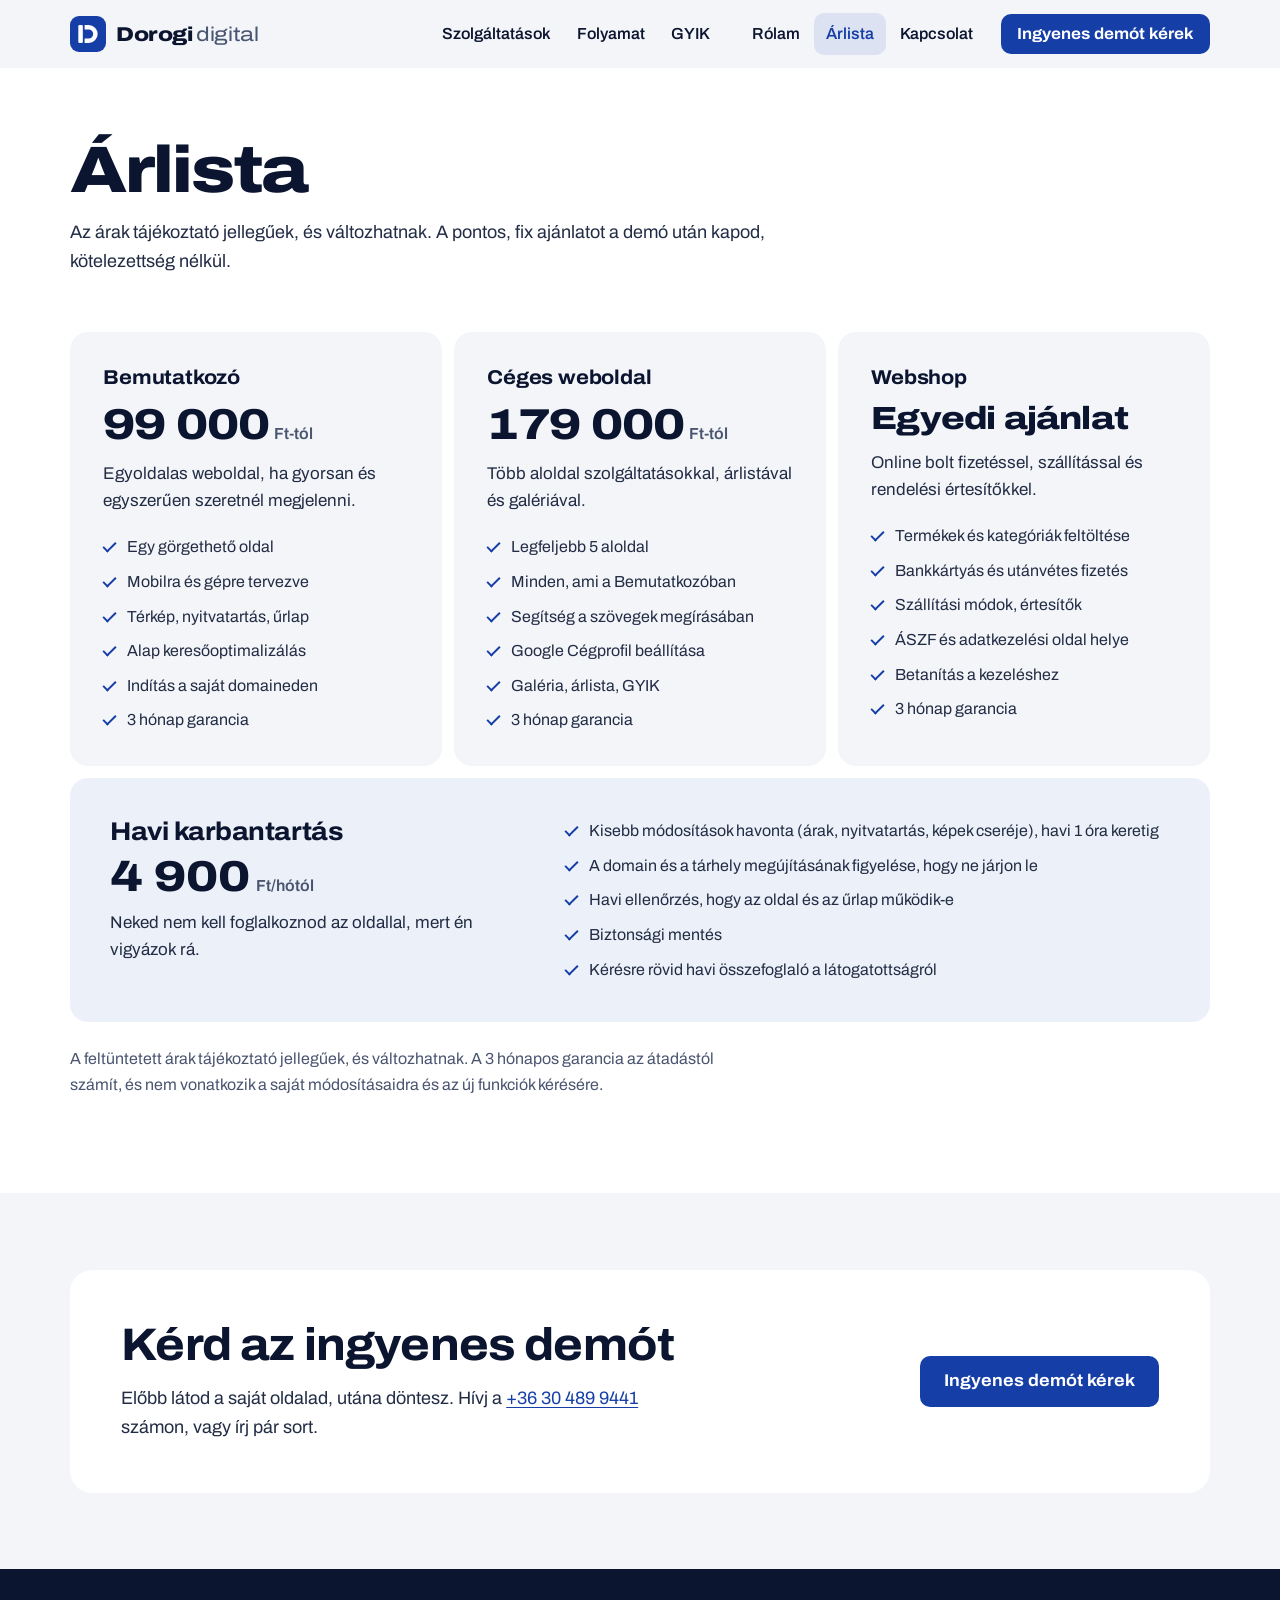
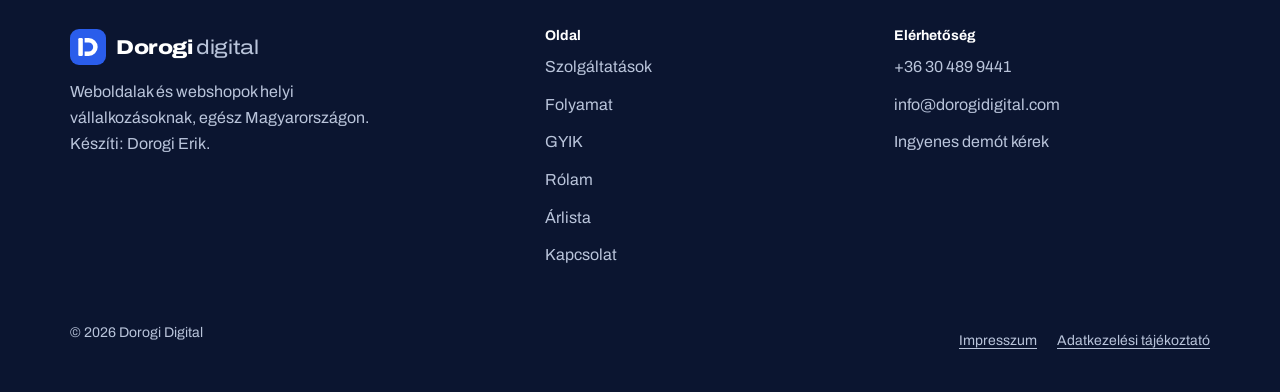
<file: arlista.html>
<!doctype html>
<html lang="hu">
<head>
<meta charset="utf-8">
<meta http-equiv="Content-Security-Policy" content="default-src 'self'; script-src 'self' 'sha256-12pLNMsBPHY6mQKIzS9/4z9NwCkJc6TZKbxjseUqWyo='; style-src 'self' 'unsafe-inline'; img-src 'self' data:; font-src 'self'; connect-src 'self' https://api.web3forms.com; form-action 'self'; base-uri 'self'; object-src 'none'; upgrade-insecure-requests">
<meta name="referrer" content="strict-origin-when-cross-origin">
<meta name="viewport" content="width=device-width, initial-scale=1">
<title>Árlista | Dorogi Digital</title>
<meta name="description" content="Weboldal készítés árak: bemutatkozó oldal 99 000 Ft-tól, céges weboldal 179 000 Ft-tól, webshop egyedi ajánlattal, havi karbantartás 4 900 Ft-tól.">
<link rel="canonical" href="https://erikdorogi03.github.io/arlista.html">
<meta property="og:type" content="website">
<meta property="og:locale" content="hu_HU">
<meta property="og:site_name" content="Dorogi Digital">
<meta property="og:url" content="https://erikdorogi03.github.io/arlista.html">
<meta property="og:title" content="Árlista | Dorogi Digital">
<meta property="og:description" content="Weboldal készítés árak: bemutatkozó oldal 99 000 Ft-tól, céges weboldal 179 000 Ft-tól, webshop egyedi ajánlattal, havi karbantartás 4 900 Ft-tól.">
<meta property="og:image" content="https://erikdorogi03.github.io/og.png">
<meta property="og:image:width" content="1200">
<meta property="og:image:height" content="630">
<meta name="twitter:card" content="summary_large_image">
<meta name="theme-color" content="#F3F5F9" media="(prefers-color-scheme: light)">
<meta name="theme-color" content="#080D1B" media="(prefers-color-scheme: dark)">
<link rel="icon" href="favicon.svg" type="image/svg+xml">
<link rel="apple-touch-icon" href="apple-touch-icon.png">
<link rel="preload" href="fonts/archivo-latin-standard-normal.woff2" as="font" type="font/woff2" crossorigin>
<link rel="preload" href="fonts/archivo-latin-ext-standard-normal.woff2" as="font" type="font/woff2" crossorigin>
<link rel="stylesheet" href="style.css">
</head>
<body>
<div class="page-loader" aria-hidden="true">
  <div class="wrap sk">
    <span class="sk-b sk-title"></span>
    <span class="sk-b sk-title sk-short"></span>
    <span class="sk-b sk-line"></span>
    <span class="sk-b sk-line"></span>
    <span class="sk-b sk-line sk-mid"></span>
    <span class="sk-b sk-btn"></span>
    <div class="sk-cards"><span class="sk-b sk-card"></span><span class="sk-b sk-card"></span><span class="sk-b sk-card"></span></div>
  </div>
</div>
<a class="skip-link" href="#top">Ugrás a tartalomra</a>
<header class="site-head">
  <div class="wrap head-row">
    <a class="brand" href="/#top"><svg class="logo" viewBox="0 0 40 40" aria-hidden="true"><rect class="lg-tile" width="40" height="40" rx="10"/><rect class="lg-stem" x="9.25" y="10" width="5" height="20" rx="1.4"/><path class="lg-bowl" fill-rule="evenodd" d="M16.25 10h4.5a10 10 0 0 1 0 20h-4.5zM16.25 15h4.5a5 5 0 0 1 0 10h-4.5z"/></svg><span class="brand-name" translate="no">Dorogi <span>digital</span></span></a>
    <nav class="nav" aria-label="Fő navigáció">
      <a href="/#szolgaltatasok">Szolgáltatások</a>
      <a href="/#folyamat">Folyamat</a>
      <a href="/#gyik">GYIK</a>
      <span class="nav-sep" aria-hidden="true"></span>
      <a href="rolam.html">Rólam</a>
      <a href="arlista.html" aria-current="page">Árlista</a>
      <a href="kapcsolat.html">Kapcsolat</a>
    </nav>
    <a class="btn btn-small" href="kapcsolat.html">Ingyenes demót kérek</a>
    <button class="menu-btn" type="button" aria-expanded="false" aria-controls="mobile-nav"><svg viewBox="0 0 16 16" aria-hidden="true"><path d="M2 4h12M2 8h12M2 12h12"/></svg>Menü</button>
  </div>
  <nav id="mobile-nav" class="mobile-nav" aria-label="Mobil navigáció" hidden>
    <div class="wrap">
      <a href="/#szolgaltatasok">Szolgáltatások</a>
      <a href="/#folyamat">Folyamat</a>
      <a href="/#gyik">GYIK</a>
      <a href="rolam.html">Rólam</a>
      <a href="arlista.html" aria-current="page">Árlista</a>
      <a href="kapcsolat.html">Kapcsolat</a>
      <a href="tel:+36304899441" class="mnav-tel">Hívás: +36&nbsp;30&nbsp;489&nbsp;9441</a>
      <a href="kapcsolat.html" class="mnav-cta">Ingyenes demót kérek</a>
    </div>
  </nav>
</header>
<main id="top" tabindex="-1" class="subpage">  <section id="arak" class="section section-alt" aria-labelledby="price-title">
    <div class="wrap">
      <header class="sec-head">
        <h1 class="page-title" id="price-title">Árlista</h1>
        <p>Az árak tájékoztató jellegűek, és változhatnak. A pontos, fix ajánlatot a demó után kapod, kötelezettség nélkül.</p>
      </header>
      <h2 class="sr-only">Csomagok</h2>
      <div class="prices">
        <article class="price">
          <h3>Bemutatkozó</h3>
          <p class="price-num">99 000<small>Ft-tól</small></p>
          <p class="price-desc">Egyoldalas weboldal, ha gyorsan és egyszerűen szeretnél megjelenni.</p>
          <ul class="ticks">
            <li>Egy görgethető oldal</li>
            <li>Mobilra és gépre tervezve</li>
            <li>Térkép, nyitvatartás, űrlap</li>
            <li>Alap keresőoptimalizálás</li>
            <li>Indítás a saját domaineden</li>
            <li>3 hónap garancia</li>
          </ul>
        </article>
        <article class="price">
          <h3>Céges weboldal</h3>
          <p class="price-num">179 000<small>Ft-tól</small></p>
          <p class="price-desc">Több aloldal szolgáltatásokkal, árlistával és galériával.</p>
          <ul class="ticks">
            <li>Legfeljebb 5 aloldal</li>
            <li>Minden, ami a Bemutatkozóban</li>
            <li>Segítség a szövegek megírásában</li>
            <li>Google Cégprofil beállítása</li>
            <li>Galéria, árlista, GYIK</li>
            <li>3 hónap garancia</li>
          </ul>
        </article>
        <article class="price">
          <h3>Webshop</h3>
          <p class="price-num price-num-text">Egyedi ajánlat</p>
          <p class="price-desc">Online bolt fizetéssel, szállítással és rendelési értesítőkkel.</p>
          <ul class="ticks">
            <li>Termékek és kategóriák feltöltése</li>
            <li>Bankkártyás és utánvétes fizetés</li>
            <li>Szállítási módok, értesítők</li>
            <li>ÁSZF és adatkezelési oldal helye</li>
            <li>Betanítás a kezeléshez</li>
            <li>3 hónap garancia</li>
          </ul>
        </article>
      </div>
      <div class="care" id="karbantartas">
        <div class="care-head">
          <h2 class="care-title">Havi karbantartás</h2>
          <p class="care-price">4 900<small>Ft/hótól</small></p>
          <p>Neked nem kell foglalkoznod az oldallal, mert én vigyázok rá.</p>
        </div>
        <ul class="ticks">
          <li>Kisebb módosítások havonta (árak, nyitvatartás, képek cseréje), havi 1 óra keretig</li>
          <li>A domain és a tárhely megújításának figyelése, hogy ne járjon le</li>
          <li>Havi ellenőrzés, hogy az oldal és az űrlap működik-e</li>
          <li>Biztonsági mentés</li>
          <li>Kérésre rövid havi összefoglaló a látogatottságról</li>
        </ul>
      </div>
      <p class="price-note">A feltüntetett árak tájékoztató jellegűek, és változhatnak. A 3 hónapos garancia az átadástól számít, és nem vonatkozik a saját módosításaidra és az új funkciók kérésére.</p>
    </div>
  </section>

  <section class="section page-cta-wrap" aria-labelledby="cta-title">
    <div class="wrap"><div class="page-cta">
      <div>
        <h2 id="cta-title">Kérd az ingyenes demót</h2>
        <p>Előbb látod a saját oldalad, utána döntesz. Hívj a <a href="tel:+36304899441">+36&nbsp;30&nbsp;489&nbsp;9441</a> számon, vagy írj pár sort.</p>
      </div>
      <div class="cta-row"><a class="btn" href="kapcsolat.html">Ingyenes demót kérek</a></div>
    </div></div>
  </section>
</main>

<footer class="site-foot">
  <div class="wrap foot-grid">
    <div class="foot-about">
      <a class="brand" href="/#top"><svg class="logo" viewBox="0 0 40 40" aria-hidden="true"><rect class="lg-tile" width="40" height="40" rx="10"/><rect class="lg-stem" x="9.25" y="10" width="5" height="20" rx="1.4"/><path class="lg-bowl" fill-rule="evenodd" d="M16.25 10h4.5a10 10 0 0 1 0 20h-4.5zM16.25 15h4.5a5 5 0 0 1 0 10h-4.5z"/></svg><span class="brand-name" translate="no">Dorogi <span>digital</span></span></a>
      <p>Weboldalak és webshopok helyi vállalkozásoknak, egész Magyarországon. Készíti: Dorogi Erik.</p>
    </div>
    <nav class="foot-col" aria-label="Lábléc navigáció">
      <h2>Oldal</h2>
      <a href="/#szolgaltatasok">Szolgáltatások</a>
      <a href="/#folyamat">Folyamat</a>
      <a href="/#gyik">GYIK</a>
      <a href="rolam.html">Rólam</a>
      <a href="arlista.html">Árlista</a>
      <a href="kapcsolat.html">Kapcsolat</a>
    </nav>
    <div class="foot-col">
      <h2>Elérhetőség</h2>
      <a href="tel:+36304899441">+36&nbsp;30&nbsp;489&nbsp;9441</a>
      <a href="mailto:info@dorogidigital.com">info@dorogidigital.com</a>
      <a href="kapcsolat.html">Ingyenes demót kérek</a>
    </div>
  </div>
  <div class="wrap foot-base">
    <span>© <span data-year>2026</span> Dorogi Digital</span>
    <nav aria-label="Jogi információk">
      <button type="button" data-open="impresszum">Impresszum</button>
      <button type="button" data-open="adatkezeles">Adatkezelési tájékoztató</button>
    </nav>
  </div>
</footer>

<div class="callbar" id="callbar" hidden>
  <a class="callbar-tel" href="tel:+36304899441"><svg viewBox="0 0 24 24" aria-hidden="true"><path d="M6.6 3.5h3l1.4 4.2-2 1.4a12 12 0 0 0 5.9 5.9l1.4-2 4.2 1.4v3a2 2 0 0 1-2.2 2A17 17 0 0 1 4.6 5.7a2 2 0 0 1 2-2.2z"/></svg>Hívás</a>
  <a class="btn callbar-cta" href="kapcsolat.html">Ingyenes demót kérek</a>
</div>

<dialog id="impresszum" aria-labelledby="impr-title">
  <div class="dlg">
    <h2 id="impr-title">Impresszum</h2>
    <dl>
      <dt>Szolgáltató</dt><dd>Dorogi Erik</dd>
      <dt>Márkanév</dt><dd>Dorogi Digital</dd>
      <dt>Cím</dt><dd>1039 Budapest, Királyok útja 194.</dd>
      <dt>Vállalkozási forma</dt><dd>Egyéni vállalkozás indítása folyamatban. A nyilvántartási számot és az adószámot a bejegyzés után itt teszem közzé.</dd>
      <dt>E-mail</dt><dd>info@dorogidigital.com</dd>
      <dt>Telefon</dt><dd>+36&nbsp;30&nbsp;489&nbsp;9441</dd>
    </dl>
    <h3>Tárhelyszolgáltató</h3>
    <dl>
      <dt>Név</dt><dd>GitHub, Inc. (GitHub Pages)</dd>
      <dt>Cím</dt><dd>88 Colin P. Kelly Jr. Street, San Francisco, CA 94107, USA</dd>
      <dt>Elérhetőség</dt><dd>support.github.com</dd>
    </dl>
    <form method="dialog"><button type="submit" class="dlg-close">Bezárás</button></form>
  </div>
</dialog>

<dialog id="adatkezeles" aria-labelledby="priv-title">
  <div class="dlg">
    <h2 id="priv-title">Adatkezelési tájékoztató</h2>
    <p>Ez az oldal nem használ sütiket, és nem követi a látogatókat. Személyes adatot csak akkor kezelek, ha az űrlapon elküldöd nekem.</p>
    <h3>Adatkezelő</h3>
    <p>Dorogi Erik, 1039 Budapest, Királyok útja 194., e-mail: info@dorogidigital.com, telefon: +36&nbsp;30&nbsp;489&nbsp;9441</p>
    <h3>Milyen adatokat kezelek, és miért?</h3>
    <p>Az űrlapon megadott nevet, vállalkozásnevet, szakmát, telefonszámot, e-mail-címet, linket és üzenetet. Kizárólag arra használom, hogy felvegyem veled a kapcsolatot, és ajánlatot vagy demót készítsek neked.</p>
    <h3>Jogalap és megőrzés</h3>
    <p>A jogalap a hozzájárulásod (GDPR 6. cikk (1) a) pont), illetve a szerződéskötést megelőző lépések (b) pont). Ha nem jön létre megrendelés, az adatokat a megkeresés lezárásáig, legfeljebb 1 évig őrzöm.</p>
    <h3>Adatfeldolgozók</h3>
    <ul>
      <li>Web3Forms: az űrlap továbbítása e-mailben</li>
      <li>GitHub, Inc.: az oldal tárhelye</li>
    </ul>
    <h3>Jogaid</h3>
    <p>Kérheted az adataidhoz való hozzáférést, helyesbítésüket, törlésüket vagy kezelésük korlátozását, és bármikor visszavonhatod a hozzájárulásod a fenti elérhetőségeken. Panasszal a Nemzeti Adatvédelmi és Információszabadság Hatósághoz fordulhatsz (1055 Budapest, Falk Miksa utca 9–11., naih.hu).</p>
    <form method="dialog"><button type="submit" class="dlg-close">Bezárás</button></form>
  </div>
</dialog>
<script src="js/motion.min.js"></script>
<script>
(function(){
  var CONFIG = { email: 'info@dorogidigital.com', phone: '+36 30 489 9441', web3formsKey: '264a63b2-8f26-47ea-b248-6eeef6f44f97' };
  var reduce = window.matchMedia && window.matchMedia('(prefers-reduced-motion: reduce)').matches;
  /* Motion (a Framer Motion csapat keretrendszer-független könyvtára): rugós mozgások. Ha nem töltődik be, a CSS-es mozgás marad. */
  var M = (!reduce && window.Motion && window.Motion.animate) ? window.Motion : null;
  var EASE = [0.23, 1, 0.32, 1];
  if (M) document.documentElement.classList.add('mo');

  /* Oldalváltás: kifakulás, beúszás, lassú betöltésnél töltőkarika */
  (function(){
    var root = document.documentElement;
    var waitTimer = null;
    var reset = function(){ root.classList.remove('pt-leave', 'pt-wait'); clearTimeout(waitTimer); };
    var ready = function(){ root.classList.add('pt-ready'); };
    if (document.readyState === 'complete') ready(); else window.addEventListener('load', ready);
    window.addEventListener('pageshow', reset);
    document.addEventListener('click', function(e){
      if (e.defaultPrevented || e.button !== 0 || e.metaKey || e.ctrlKey || e.shiftKey || e.altKey) return;
      var a = e.target.closest('a[href]');
      if (!a || a.target === '_blank' || a.hasAttribute('download')) return;
      if (a.protocol !== 'http:' && a.protocol !== 'https:') return;
      if (a.origin !== location.origin) return;
      if (window.__formDirty) return;
      if (a.pathname === location.pathname || (/\/(index\.html)?$/.test(a.pathname) && /\/(index\.html)?$/.test(location.pathname))) return;
      e.preventDefault();
      var href = a.href;
      if (!reduce) root.classList.add('pt-leave');
      waitTimer = setTimeout(function(){ root.classList.add('pt-wait'); }, reduce ? 150 : 420);
      setTimeout(function(){ location.href = href; }, reduce ? 0 : 200);
    });
  })();

  document.querySelectorAll('[data-year]').forEach(function(el){ el.textContent = new Date().getFullYear(); });

  var head = document.querySelector('.site-head');
  function onScroll(){ head.classList.toggle('scrolled', window.scrollY > 8); }
  onScroll(); window.addEventListener('scroll', onScroll, { passive: true });

  var menuBtn = document.querySelector('.menu-btn'), mnav = document.getElementById('mobile-nav');
  function setMenu(open){
    menuBtn.setAttribute('aria-expanded', String(open));
    if (open) {
      mnav.hidden = false;
      if (M) M.animate(mnav, { opacity: [0, 1], transform: ['translateY(-10px)', 'none'] }, { type: M.spring, bounce: 0.15, duration: 0.4 });
    } else if (M && !mnav.hidden) {
      M.animate(mnav, { opacity: [1, 0], transform: ['none', 'translateY(-6px)'] }, { duration: 0.16, ease: EASE }).then(function(){
        if (menuBtn.getAttribute('aria-expanded') === 'false') mnav.hidden = true;
      });
    } else mnav.hidden = true;
  }
  menuBtn.addEventListener('click', function(){ setMenu(menuBtn.getAttribute('aria-expanded') !== 'true'); });
  mnav.addEventListener('click', function(e){ if (e.target.closest('a')) setMenu(false); });
  document.addEventListener('keydown', function(e){
    if (e.key === 'Escape' && menuBtn.getAttribute('aria-expanded') === 'true') { setMenu(false); menuBtn.focus(); }
  });

  /* Nyitókép: mintaoldalak szakmánként, magától váltakozva */
  var hv = document.querySelector('.hv');
  var phone = document.querySelector('.phone');
  var toast = document.querySelector('.toast');
  var tabs = document.querySelectorAll('.pv-tab');
  if (hv) {
  var SITES = [
    { url: 'kovacspekseg.hu', toast: 'Új rendelés: 2 torta szombatra', theme: 'bakery' },
    { url: 'gasparszerviz.hu', toast: 'Új időpontkérés: műszaki vizsga', theme: 'garage' },
    { url: 'lilaszalon.hu', toast: 'Új foglalás: csütörtök 15:00', theme: 'salon' }
  ];
  var cur = 0, stopped = false;
  var sw = document.querySelector('.pv-switch'), scene = document.querySelector('.hero-scene');

  function fill(i){
    var d = SITES[i];
    hv.setAttribute('data-theme-site', d.theme);
    document.getElementById('pvUrl').textContent = d.url;
    document.getElementById('pvToast').textContent = d.toast;
    tabs.forEach(function(t, k){ t.classList.toggle('is-on', k === i); t.setAttribute('aria-pressed', String(k === i)); });
  }
  function show(i){
    if (i === cur) return;
    cur = i;
    if (reduce) { fill(i); return; }
    hv.classList.add('swapping');
    setTimeout(function(){
      fill(i);
      hv.classList.remove('swapping');
      if (M) M.animate(toast, { opacity: [0, 1], transform: ['translateY(6px) scale(.96)', 'none'] }, { duration: 0.4, ease: EASE });
      else { toast.classList.remove('pop'); void toast.offsetWidth; toast.classList.add('pop'); }
    }, 320);
  }
  /* A váltás ütemét az aktív fül csíkja adja: ha a csík megáll (egér vagy fókusz a képen), a váltás is vár */
  tabs.forEach(function(t, k){
    t.querySelector('i').addEventListener('animationend', function(){ if (!stopped && k === cur) show((cur + 1) % SITES.length); });
    t.addEventListener('click', function(){ stopped = true; sw.classList.add('stopped'); show(k); });
  });
  var pause = function(on){ sw.classList.toggle('paused', on); };
  scene.addEventListener('mouseenter', function(){ pause(true); });
  scene.addEventListener('mouseleave', function(){ if (!scene.contains(document.activeElement)) pause(false); });
  scene.addEventListener('focusin', function(){ pause(true); });
  scene.addEventListener('focusout', function(e){ if (!scene.contains(e.relatedTarget) && !scene.matches(':hover')) pause(false); });
  fill(0);
  }

  /* Mobil hívássáv: akkor jön elő, amikor a nyitó gombok már kigördültek, és eltűnik a záró blokknál, az űrlapnál és a láblécnél */
  (function(){
    var bar = document.getElementById('callbar');
    var watch = document.querySelector('.hero-cta') || document.querySelector('main h1');
    if (!bar || !watch || !('IntersectionObserver' in window)) return;
    bar.hidden = false;
    var past = false, blockers = [];
    var sync = function(){
      var on = past && !blockers.length;
      bar.classList.toggle('on', on); bar.inert = !on; bar.setAttribute('aria-hidden', String(!on));
    };
    new IntersectionObserver(function(es){ es.forEach(function(e){ past = !e.isIntersecting && e.boundingClientRect.top < 0; }); sync(); }).observe(watch);
    var bio = new IntersectionObserver(function(es){
      es.forEach(function(e){ var k = blockers.indexOf(e.target); if (e.isIntersecting && k < 0) blockers.push(e.target); else if (!e.isIntersecting && k > -1) blockers.splice(k, 1); });
      sync();
    });
    document.querySelectorAll('.page-cta,.form-card,.site-foot').forEach(function(b){ bio.observe(b); });
    sync();
  })();

  /* Google-értékelések: a reviews.json-t naponta frissíti a GitHub, üresen rejtve marad */
  (function(){
    var sec = document.getElementById('ertekelesek');
    if (!sec || !window.fetch) return;
    var esc = function(t){ return String(t).replace(/[&<>"']/g, function(c){ return { '&': '&amp;', '<': '&lt;', '>': '&gt;', '"': '&quot;', "'": '&#39;' }[c]; }); };
    var STAR = '<path d="M10 1.6l2.6 5.3 5.8.8-4.2 4.1 1 5.8L10 14.9l-5.2 2.7 1-5.8L1.6 7.7l5.8-.8z"/>';
    var stars = function(n){ n = Math.max(0, Math.min(5, Math.round(Number(n) || 0))); var h = ''; for (var k = 0; k < 5; k++) h += '<svg viewBox="0 0 20 20" aria-hidden="true"' + (k < n ? '' : ' class="off"') + '>' + STAR + '</svg>'; return h; };
    fetch('reviews.json', { cache: 'no-store' }).then(function(r){ return r.ok ? r.json() : null; }).then(function(d){
      if (!d || !d.reviews || !d.reviews.length) return;
      document.getElementById('revAvg').textContent = (Number(d.rating) || 0).toFixed(1).replace('.', ',');
      document.getElementById('revStars').innerHTML = stars(d.rating);
      document.getElementById('revCount').textContent = (Number(d.count) || 0) + ' értékelés a Google-ben';
      if (typeof d.url === 'string' && /^https:\/\//.test(d.url)) document.getElementById('revAll').href = d.url; else document.getElementById('revAll').hidden = true;
      document.getElementById('revList').innerHTML = d.reviews.filter(function(v){ return v.text; }).slice(0, 6).map(function(v){
        var init = (v.author || '?').trim().charAt(0).toUpperCase();
        return '<figure class="rev">' +
          '<div class="rev-stars" role="img" aria-label="' + (Number(v.rating) || 0) + ' csillag">' + stars(v.rating) + '</div>' +
          '<blockquote>' + esc(v.text) + '</blockquote>' +
          '<figcaption><span class="rev-av" aria-hidden="true">' + esc(init) + '</span><span><b>' + esc(v.author) + '</b><small>' + esc(v.time || '') + '</small></span></figcaption>' +
          '</figure>';
      }).join('');
      sec.hidden = false;
    }).catch(function(){});
  })();

  /* Görgetés: megjelenés, parallax, folyamat-vonal, számláló */
  if (!reduce && 'IntersectionObserver' in window) {
    var targets = [];
    var tag = function(el, i){ el.setAttribute('data-reveal', ''); el.style.setProperty('--d', (i * 90) + 'ms'); targets.push(el); };
    document.querySelectorAll('.sec-head,.problem-head > h2,.stat,.extras,.band-copy,.steps-note,.care,.price-note,.contact-copy,.form-card').forEach(function(el){ tag(el, 0); });
    document.querySelectorAll('.pains,.svc-list,.whys,.prices,.about-facts').forEach(function(g){
      Array.prototype.forEach.call(g.children, function(c, i){ tag(c, i % 3); });
    });
    var msgCard = document.querySelector('.msg-card'); if (msgCard) tag(msgCard, 3);

    var statNum = document.querySelector('.stat-num'), counted = false;
    var countUp = function(){
      if (counted || !statNum) return; counted = true;
      var end = parseInt(statNum.textContent, 10) || 35, t0 = null;
      statNum.textContent = '0%';
      var step = function(t){
        if (!t0) t0 = t;
        var k = Math.min(1, (t - t0) / 1300), e = 1 - Math.pow(1 - k, 3);
        statNum.textContent = Math.round(end * e) + '%';
        if (k < 1) requestAnimationFrame(step);
      };
      requestAnimationFrame(step);
    };

    document.documentElement.classList.add('motion');
    if (M && M.inView) {
      /* Motion: rugós beúszás, a csoportok elemei egymás után (stagger) */
      targets.forEach(function(t){
        var shown = false;
        M.inView(t, function(){
          if (shown) return; shown = true;
          var from = t.classList.contains('msg-card') ? 'translateY(22px) scale(.94)' : 'translateY(18px)';
          var delay = (parseInt(t.style.getPropertyValue('--d'), 10) || 0) / 1000;
          M.animate(t, { opacity: [0, 1], transform: [from, 'none'] }, { type: M.spring, bounce: 0.2, duration: 0.75, delay: delay })
            .then(function(){ t.classList.add('in'); });
          if (t.classList.contains('stat')) countUp();
        }, { margin: '0px 0px -8% 0px', amount: 0.12 });
      });
    } else {
      var io = new IntersectionObserver(function(entries){
        entries.forEach(function(en){
          if (!en.isIntersecting) return;
          en.target.classList.add('in'); io.unobserve(en.target);
          if (en.target.classList.contains('stat')) countUp();
        });
      }, { rootMargin: '0px 0px -8% 0px', threshold: 0.12 });
      targets.forEach(function(t){ io.observe(t); });
    }

    var tilt = document.getElementById('tilt');
    var lastY = window.scrollY, ang = 0, angV = 0, swinging = false;
    var swingLoop = function(){
      angV += -0.07 * ang; angV *= 0.9; ang += angV;
      ang = Math.max(-9, Math.min(9, ang));
      tilt.style.setProperty('--tx', ang.toFixed(3) + 'deg');
      tilt.style.setProperty('--rz', (ang * -0.28).toFixed(3) + 'deg');
      if (Math.abs(ang) > 0.02 || Math.abs(angV) > 0.02) requestAnimationFrame(swingLoop);
      else { ang = 0; angV = 0; tilt.style.setProperty('--tx', '0deg'); tilt.style.setProperty('--rz', '0deg'); swinging = false; }
    };
    var steps = document.querySelector('.steps');
    var stepItems = steps ? steps.children : [];
    var mocks = document.querySelectorAll('.mock');
    var speeds = [0.05, -0.035, 0.065];
    var ticking = false;
    var update = function(){
      ticking = false;
      var vh = window.innerHeight, y = window.scrollY;
      if (hv && hv.getBoundingClientRect().bottom > 0) {
        phone.style.translate = '0 ' + Math.max(-70, -y * 0.08).toFixed(1) + 'px';
        toast.style.translate = '0 ' + Math.max(-120, -y * 0.15).toFixed(1) + 'px';
      }
      if (steps) {
        var r = steps.getBoundingClientRect();
        var p = Math.max(0, Math.min(1, (vh * 0.82 - r.top) / (vh * 0.42)));
        steps.style.setProperty('--p', p.toFixed(3));
        for (var i = 0; i < stepItems.length; i++) {
          stepItems[i].classList.toggle('lit', p > 0.001 && p >= i / (stepItems.length - 1) - 0.02);
        }
      }
      var wide = window.innerWidth > 900;
      mocks.forEach(function(m, i){
        if (!wide) { m.style.translate = ''; return; }
        var mr = m.getBoundingClientRect();
        var off = Math.max(-26, Math.min(26, (mr.top + mr.height / 2 - vh / 2) * speeds[i % 3]));
        m.style.translate = '0 ' + off.toFixed(1) + 'px';
      });
    };
    window.addEventListener('scroll', function(){
      var y = window.scrollY, dy = y - lastY; lastY = y;
      if (hv && hv.getBoundingClientRect().bottom > 0) {
        angV += Math.max(-1.6, Math.min(1.6, dy * 0.02));
        if (!swinging) { swinging = true; requestAnimationFrame(swingLoop); }
      }
      if (!ticking) { ticking = true; requestAnimationFrame(update); }
    }, { passive: true });
    window.addEventListener('resize', update);
    update();
  }

  /* Jogi ablakok */
  function closeDlg(d){
    if (!d.open) return;
    if (!M) { d.close(); return; }
    M.animate(d, { opacity: [1, 0], transform: ['none', 'scale(.97)'] }, { duration: 0.15, ease: EASE }).then(function(){ d.close(); });
  }
  document.querySelectorAll('[data-open]').forEach(function(b){
    b.addEventListener('click', function(){
      var d = document.getElementById(b.getAttribute('data-open'));
      if (!d) return;
      if (typeof d.showModal === 'function') d.showModal(); else d.setAttribute('open', '');
      /* Kis képernyőn se a lap aljára (a Bezárás gombra) nyíljon: a fókusz a címre kerül */
      var t = d.querySelector('h2'); if (t) { t.setAttribute('tabindex', '-1'); t.focus({ preventScroll: true }); }
      d.scrollTop = 0;
      if (M) M.animate(d, { opacity: [0, 1], transform: ['scale(.96)', 'none'] }, { type: M.spring, bounce: 0.2, duration: 0.45 });
    });
  });
  document.querySelectorAll('dialog').forEach(function(d){
    d.addEventListener('click', function(e){ if (e.target === d) closeDlg(d); });
    d.addEventListener('cancel', function(e){ if (M) { e.preventDefault(); closeDlg(d); } });
    d.querySelectorAll('form[method="dialog"]').forEach(function(f){
      f.addEventListener('submit', function(e){ if (M) { e.preventDefault(); closeDlg(d); } });
    });
  });

  /* Űrlap */
  var form = document.getElementById('demoForm');
  if (form) {
  var statusEl = document.getElementById('formStatus');
  var submitBtn = document.getElementById('f-submit');
  var done = document.getElementById('formDone');
  var fb = document.getElementById('formFallback');
  var fbMsg = document.getElementById('fbMsg');
  var fbIntro = document.getElementById('fbIntro');
  var fbMail = document.getElementById('fbMail');
  var fbCopy = document.getElementById('fbCopy');
  var keyReady = CONFIG.web3formsKey && CONFIG.web3formsKey.indexOf('{{') !== 0;
  var F = form.elements;
  /* Félig kitöltött űrlapnál a böngésző rákérdez, mielőtt elhagyod az oldalt */
  form.addEventListener('input', function(){ window.__formDirty = ['name', 'company', 'phone', 'email', 'trade', 'link', 'message'].some(function(n){ return F[n].value.trim(); }); });
  window.addEventListener('beforeunload', function(e){ if (window.__formDirty) { e.preventDefault(); e.returnValue = ''; } });

  /* Telefonszám-maszk: gépelés közben +36 30 123 4567 formára alakít (Budapest: +36 1 234 5678), külföldi számot nem bánt */
  function fmtPhone(v){
    var plus = /^\s*\+/.test(v), dg = v.replace(/\D/g, '');
    if (!dg) return plus ? '+' : '';
    if (plus && dg.slice(0, 2) !== '36') return '+' + dg;
    var rest;
    if (plus || dg.slice(0, 2) === '36' || dg.slice(0, 2) === '06') rest = dg.slice(2); // taste-skill-ignore: 06 = magyar előhívó
    else if (dg === '0' || dg === '3') return dg;
    else rest = dg;
    rest = rest.slice(0, 9);
    var groups = rest.charAt(0) === '1' ? [1, 3, 4] : [2, 3, 4], out = '+36', k = 0;
    for (var i = 0; i < groups.length && k < rest.length; i++) { out += ' ' + rest.slice(k, k + groups[i]); k += groups[i]; }
    return out;
  }
  function phoneOk(v){
    var plus = /^\s*\+/.test(v), dg = v.replace(/\D/g, '');
    if (plus && dg.slice(0, 2) !== '36') return dg.length >= 8 && dg.length <= 15;
    var rest = dg.slice(0, 2) === '36' || dg.slice(0, 2) === '06' ? dg.slice(2) : dg; // taste-skill-ignore: 06 = magyar előhívó
    return rest.length === 8 || rest.length === 9;
  }
  function applyPhone(inp){
    var v = inp.value, pos = inp.selectionStart == null ? v.length : inp.selectionStart, atEnd = pos >= v.length;
    var nv = fmtPhone(v); if (nv === v) return;
    var before = v.slice(0, pos).replace(/\D/g, '').length;
    var shift = nv.replace(/\D/g, '').length - v.replace(/\D/g, '').length;
    inp.value = nv;
    if (document.activeElement !== inp) return;
    if (atEnd) { inp.setSelectionRange(nv.length, nv.length); return; }
    var target = before + Math.max(0, shift), p = 0, c = 0;
    while (p < nv.length && c < target) { if (/\d/.test(nv.charAt(p))) c++; p++; }
    inp.setSelectionRange(p, p);
  }
  var phoneIn = F.phone;
  phoneIn.addEventListener('beforeinput', function(e){
    if (e.inputType !== 'deleteContentBackward') return;
    var s = phoneIn.selectionStart, en = phoneIn.selectionEnd, v = phoneIn.value;
    if (s !== en || s === 0 || /\d/.test(v.charAt(s - 1))) return;
    var i = s - 1; while (i > 0 && !/\d/.test(v.charAt(i - 1))) i--;
    if (i === 0) return;
    e.preventDefault();
    phoneIn.value = v.slice(0, i - 1) + v.slice(s);
    phoneIn.setSelectionRange(i - 1, i - 1);
    applyPhone(phoneIn); recheck();
  });
  phoneIn.addEventListener('input', function(){ applyPhone(phoneIn); });

  /* Szakma: gépelve kereshető és görgethető lista (ARIA combobox); JS nélkül sima szövegmező */
  var tradeIn = F.trade;
  var TRADES = ['Pékség', 'Cukrászda', 'Kávézó', 'Étterem', 'Büfé, gyorsétterem', 'Borászat', 'Fodrászat', 'Borbély', 'Kozmetika', 'Körömszalon', 'Szépségszalon', 'Masszázs', 'Tetoválószalon', 'Autószerviz', 'Gumiszerviz', 'Autómosó', 'Autókereskedés', 'Autósiskola', 'Villanyszerelő', 'Vízszerelő', 'Gázszerelő', 'Klímaszerelő', 'Festő, mázoló', 'Burkoló', 'Asztalos', 'Kőműves, építőipar', 'Tetőfedő', 'Lakatos', 'Kertész', 'Takarítás', 'Költöztetés', 'Ingatlaniroda', 'Könyvelő', 'Ügyvéd', 'Biztosítás', 'Fogorvos', 'Magánorvos', 'Gyógytorna', 'Pszichológus', 'Állatorvos', 'Kutyakozmetika', 'Edzőterem', 'Személyi edző', 'Jóga, mozgásstúdió', 'Nyelviskola', 'Magántanár', 'Fotós', 'Videós', 'Rendezvényszervezés', 'Esküvői szolgáltatás', 'Virágbolt', 'Ajándékbolt', 'Ruhabolt', 'Szállás, panzió', 'Webshop', 'Egyéb'];
  (function(){
    var list = document.getElementById('f-trade-list'), btn = form.querySelector('.combo-btn'), live = document.getElementById('f-trade-status');
    var norm = function(t){ return t.toLowerCase().normalize('NFD').replace(/[̀-ͯ]/g, ''); };
    var items = [], active = -1, isOpen = false;
    tradeIn.setAttribute('role', 'combobox'); tradeIn.setAttribute('aria-autocomplete', 'list');
    tradeIn.setAttribute('aria-expanded', 'false'); tradeIn.setAttribute('aria-controls', 'f-trade-list');
    btn.hidden = false; btn.setAttribute('aria-controls', 'f-trade-list'); btn.setAttribute('aria-expanded', 'false');
    function render(q){
      var nq = norm(q.trim()), cur = norm(tradeIn.value.trim());
      var res = TRADES.map(function(t){ return { t: t, i: nq ? norm(t).indexOf(nq) : 0 }; }).filter(function(o){ return o.i > -1; });
      if (nq) res.sort(function(a, b){ return (a.i === 0 ? 0 : 1) - (b.i === 0 ? 0 : 1); });
      list.textContent = ''; items = []; active = -1; tradeIn.removeAttribute('aria-activedescendant');
      res.forEach(function(o, k){
        var li = document.createElement('li');
        li.id = 'f-trade-o' + k; li.setAttribute('role', 'option'); li.setAttribute('data-value', o.t);
        li.setAttribute('aria-selected', String(norm(o.t) === cur));
        var txt = document.createElement('span');
        if (nq) {
          var m = document.createElement('mark'); m.textContent = o.t.slice(o.i, o.i + nq.length);
          txt.appendChild(document.createTextNode(o.t.slice(0, o.i))); txt.appendChild(m); txt.appendChild(document.createTextNode(o.t.slice(o.i + nq.length)));
        } else txt.textContent = o.t;
        li.appendChild(txt); list.appendChild(li); items.push(li);
      });
      if (!res.length) {
        var e = document.createElement('li'); e.className = 'combo-empty'; e.setAttribute('role', 'presentation');
        e.textContent = 'Nincs ilyen a listán. Nyugodtan írd be, így is elküldheted.'; list.appendChild(e);
      }
      live.textContent = res.length ? res.length + ' találat a listában' : 'Nincs találat, a beírt szöveg megy el.';
    }
    function setActive(k){
      if (active > -1 && items[active]) items[active].classList.remove('is-active');
      active = k;
      if (k > -1 && items[k]) { items[k].classList.add('is-active'); tradeIn.setAttribute('aria-activedescendant', items[k].id); items[k].scrollIntoView({ block: 'nearest' }); }
      else tradeIn.removeAttribute('aria-activedescendant');
    }
    function open(){
      if (isOpen) return; isOpen = true;
      list.hidden = false; tradeIn.setAttribute('aria-expanded', 'true'); btn.setAttribute('aria-expanded', 'true');
      /* Telefonon a mezőt felgörgeti, hogy a lista ne a billentyűzet alá nyíljon */
      if (window.matchMedia('(max-width: 700px)').matches) tradeIn.closest('.field').scrollIntoView({ block: 'start', behavior: reduce ? 'auto' : 'smooth' });
      if (M) M.animate(list, { opacity: [0, 1], transform: ['translateY(-6px) scale(.98)', 'none'] }, { duration: 0.18, ease: EASE });
    }
    function close(){
      if (!isOpen) return; isOpen = false;
      tradeIn.setAttribute('aria-expanded', 'false'); btn.setAttribute('aria-expanded', 'false'); setActive(-1);
      if (M) M.animate(list, { opacity: [1, 0], transform: ['none', 'translateY(-4px) scale(.98)'] }, { duration: 0.12, ease: EASE }).then(function(){ if (!isOpen) list.hidden = true; });
      else list.hidden = true;
    }
    function showAll(){
      var v = norm(tradeIn.value.trim()), exact = v && TRADES.some(function(t){ return norm(t) === v; });
      render(exact ? '' : tradeIn.value); open();
      if (exact) for (var k = 0; k < items.length; k++) if (items[k].getAttribute('aria-selected') === 'true') { setActive(k); break; }
    }
    function choose(li){ tradeIn.value = li.getAttribute('data-value'); close(); }
    tradeIn.addEventListener('input', function(){ render(tradeIn.value); open(); });
    tradeIn.addEventListener('click', function(){ if (!isOpen) showAll(); });
    tradeIn.addEventListener('blur', close);
    tradeIn.addEventListener('keydown', function(e){
      if (e.key === 'ArrowDown') { e.preventDefault(); if (!isOpen) showAll(); setActive(Math.min(items.length - 1, active + 1)); }
      else if (e.key === 'ArrowUp') { e.preventDefault(); if (e.altKey) close(); else if (isOpen) setActive(Math.max(0, active - 1)); }
      else if (e.key === 'Enter') { if (isOpen && active > -1) { e.preventDefault(); choose(items[active]); } }
      else if (e.key === 'Escape') { if (isOpen) { e.preventDefault(); close(); } }
    });
    btn.addEventListener('mousedown', function(e){ e.preventDefault(); });
    btn.addEventListener('click', function(){ if (isOpen) close(); else { tradeIn.focus(); showAll(); } });
    list.addEventListener('mousedown', function(e){ e.preventDefault(); });
    list.addEventListener('click', function(e){ var li = e.target.closest('li[role="option"]'); if (li) choose(li); });
  })();

  /* Hibaüzenet közvetlenül a mező alatt, ikonnal (nem csak színnel jelezve) */
  function setErr(id, inputs, msg){
    var el = document.getElementById(id);
    inputs.forEach(function(i){ if (msg) i.setAttribute('aria-invalid', 'true'); else i.removeAttribute('aria-invalid'); });
    if (msg) {
      var wasHidden = el.hidden; el.textContent = msg; el.hidden = false;
      if (wasHidden && M) M.animate(el, { opacity: [0, 1], transform: ['translateY(-4px)', 'none'] }, { duration: 0.18, ease: EASE });
    } else { el.hidden = true; el.textContent = ''; }
    return !msg;
  }
  var checks = {
    name: function(){ return setErr('f-name-err', [F.name], F.name.value.trim() ? '' : 'Add meg a neved.'); },
    reach: function(){
      var p = F.phone.value.trim(), m = F.email.value.trim(), ok = true;
      ok = setErr('f-reach-err', [], p || m ? '' : 'Adj meg telefonszámot vagy e-mail-címet, hogy elérjelek.') && ok;
      ok = setErr('f-phone-err', [F.phone], p && !phoneOk(p) ? 'A telefonszám hiányos, például: +36 30 123 4567.' : '') && ok;
      ok = setErr('f-email-err', [F.email], m && !/^[^\s@]+@[^\s@]+\.[^\s@]{2,}$/.test(m) ? 'Az e-mail-cím formátuma hibás, például: nev@pelda.hu.' : '') && ok;
      if (!p && !m) { F.phone.setAttribute('aria-invalid', 'true'); F.email.setAttribute('aria-invalid', 'true'); }
      return ok;
    },
    consent: function(){ return setErr('f-consent-err', [F.consent], F.consent.checked ? '' : 'Az adatkezelési tájékoztató elfogadása nélkül nem tudom felvenni veled a kapcsolatot.'); }
  };
  var touched = {};
  function recheck(){ Object.keys(touched).forEach(function(k){ checks[k](); }); }
  [['name', [F.name]], ['reach', [F.phone, F.email]], ['consent', [F.consent]]].forEach(function(pair){
    pair[1].forEach(function(inp){
      inp.addEventListener('blur', function(){ if (inp.value.trim() || touched[pair[0]]) { touched[pair[0]] = true; checks[pair[0]](); } });
      inp.addEventListener(inp.type === 'checkbox' ? 'change' : 'input', function(){ if (touched[pair[0]]) checks[pair[0]](); });
    });
  });

  function compose(d){
    return 'Új demó-igénylés a weboldalról\n\n' +
      'Név: ' + d.name + '\n' +
      'Vállalkozás: ' + (d.company || '-') + '\n' +
      'Szakma: ' + (d.trade || '-') + '\n' +
      'Telefon: ' + (d.phone || '-') + '\n' +
      'E-mail: ' + (d.email || '-') + '\n' +
      'Mire van szükség: ' + d.need + '\n' +
      'Facebook / weboldal: ' + (d.link || '-') + '\n\n' +
      'Üzenet:\n' + (d.message || '-');
  }
  function reveal(panel){
    form.hidden = true; panel.hidden = false; panel.focus();
    if (M) {
      M.animate(panel, { opacity: [0, 1], transform: ['translateY(12px) scale(.98)', 'none'] }, { type: M.spring, bounce: 0.25, duration: 0.6 });
      var tick = panel.querySelector('.ok-mark path');
      if (tick) M.animate(tick, { strokeDashoffset: [32, 0] }, { duration: 0.45, delay: 0.2, ease: EASE });
    }
  }
  function showFallback(text, intro){
    fbMsg.value = text;
    fbIntro.textContent = intro;
    fbMail.href = 'mailto:' + CONFIG.email + '?subject=' + encodeURIComponent('Ingyenes demó igénylése') + '&body=' + encodeURIComponent(text);
    reveal(fb);
  }
  fbCopy.addEventListener('click', function(){
    var ok = function(){ fbCopy.textContent = 'Kimásolva'; setTimeout(function(){ fbCopy.textContent = 'Üzenet másolása'; }, 2200); };
    var manual = function(){ fbMsg.focus(); fbMsg.select(); fbCopy.textContent = 'Jelöld ki és másold'; };
    try { navigator.clipboard.writeText(fbMsg.value).then(ok, manual); } catch (e) { manual(); }
  });
  document.getElementById('fbBack').addEventListener('click', function(){ fb.hidden = true; form.hidden = false; });

  form.addEventListener('submit', function(e){
    e.preventDefault();
    statusEl.textContent = ''; statusEl.className = 'status';
    touched = { name: true, reach: true, consent: true };
    var okName = checks.name(), okReach = checks.reach(), okConsent = checks.consent();
    if (!(okName && okReach && okConsent)) {
      var bad = form.querySelectorAll('[aria-invalid="true"]');
      statusEl.textContent = 'Nézd át a pirossal jelölt ' + (bad.length > 1 ? 'mezőket.' : 'mezőt.');
      statusEl.className = 'status err';
      if (bad[0]) bad[0].focus();
      return;
    }
    if (F.botcheck.checked) return;
    var d = {
      name: F.name.value.trim(), company: F.company.value.trim(), trade: F.trade.value.trim(), phone: F.phone.value.trim(),
      email: F.email.value.trim(), link: F.link.value.trim(), message: F.message.value.trim(),
      need: (form.querySelector('input[name="need"]:checked') || { value: 'Nem jelölte' }).value
    };
    var text = compose(d);
    if (!keyReady) { showFallback(text, 'Összeállítottam az üzenetedet. Küldd el e-mailben, vagy hívj fel.'); return; }

    submitBtn.disabled = true; submitBtn.setAttribute('aria-busy', 'true'); submitBtn.textContent = 'Küldés…';
    fetch('https://api.web3forms.com/submit', {
      method: 'POST',
      headers: { 'Content-Type': 'application/json', 'Accept': 'application/json' },
      body: JSON.stringify({
        access_key: CONFIG.web3formsKey,
        subject: 'Új demó-igénylés: ' + (d.company || d.name),
        from_name: 'Dorogi Digital weboldal',
        'Név': d.name, 'Vállalkozás': d.company, 'Szakma': d.trade, 'Telefon': d.phone, 'E-mail': d.email,
        'Mire van szükség': d.need, 'Facebook / weboldal': d.link, 'Üzenet': d.message,
        replyto: d.email || undefined
      })
    }).then(function(r){ return r.json(); }).then(function(j){
      if (!j.success) throw new Error(j.message || 'hiba');
      window.__formDirty = false; reveal(done);
    }).catch(function(){
      showFallback(text, 'Az üzenetet most nem sikerült elküldeni. Küldd el e-mailben, vagy hívj fel.');
    }).then(function(){
      submitBtn.disabled = false; submitBtn.removeAttribute('aria-busy'); submitBtn.textContent = 'Ingyenes demót kérek';
    });
  });
  }
})();
</script>

</body>
</html>
</file>
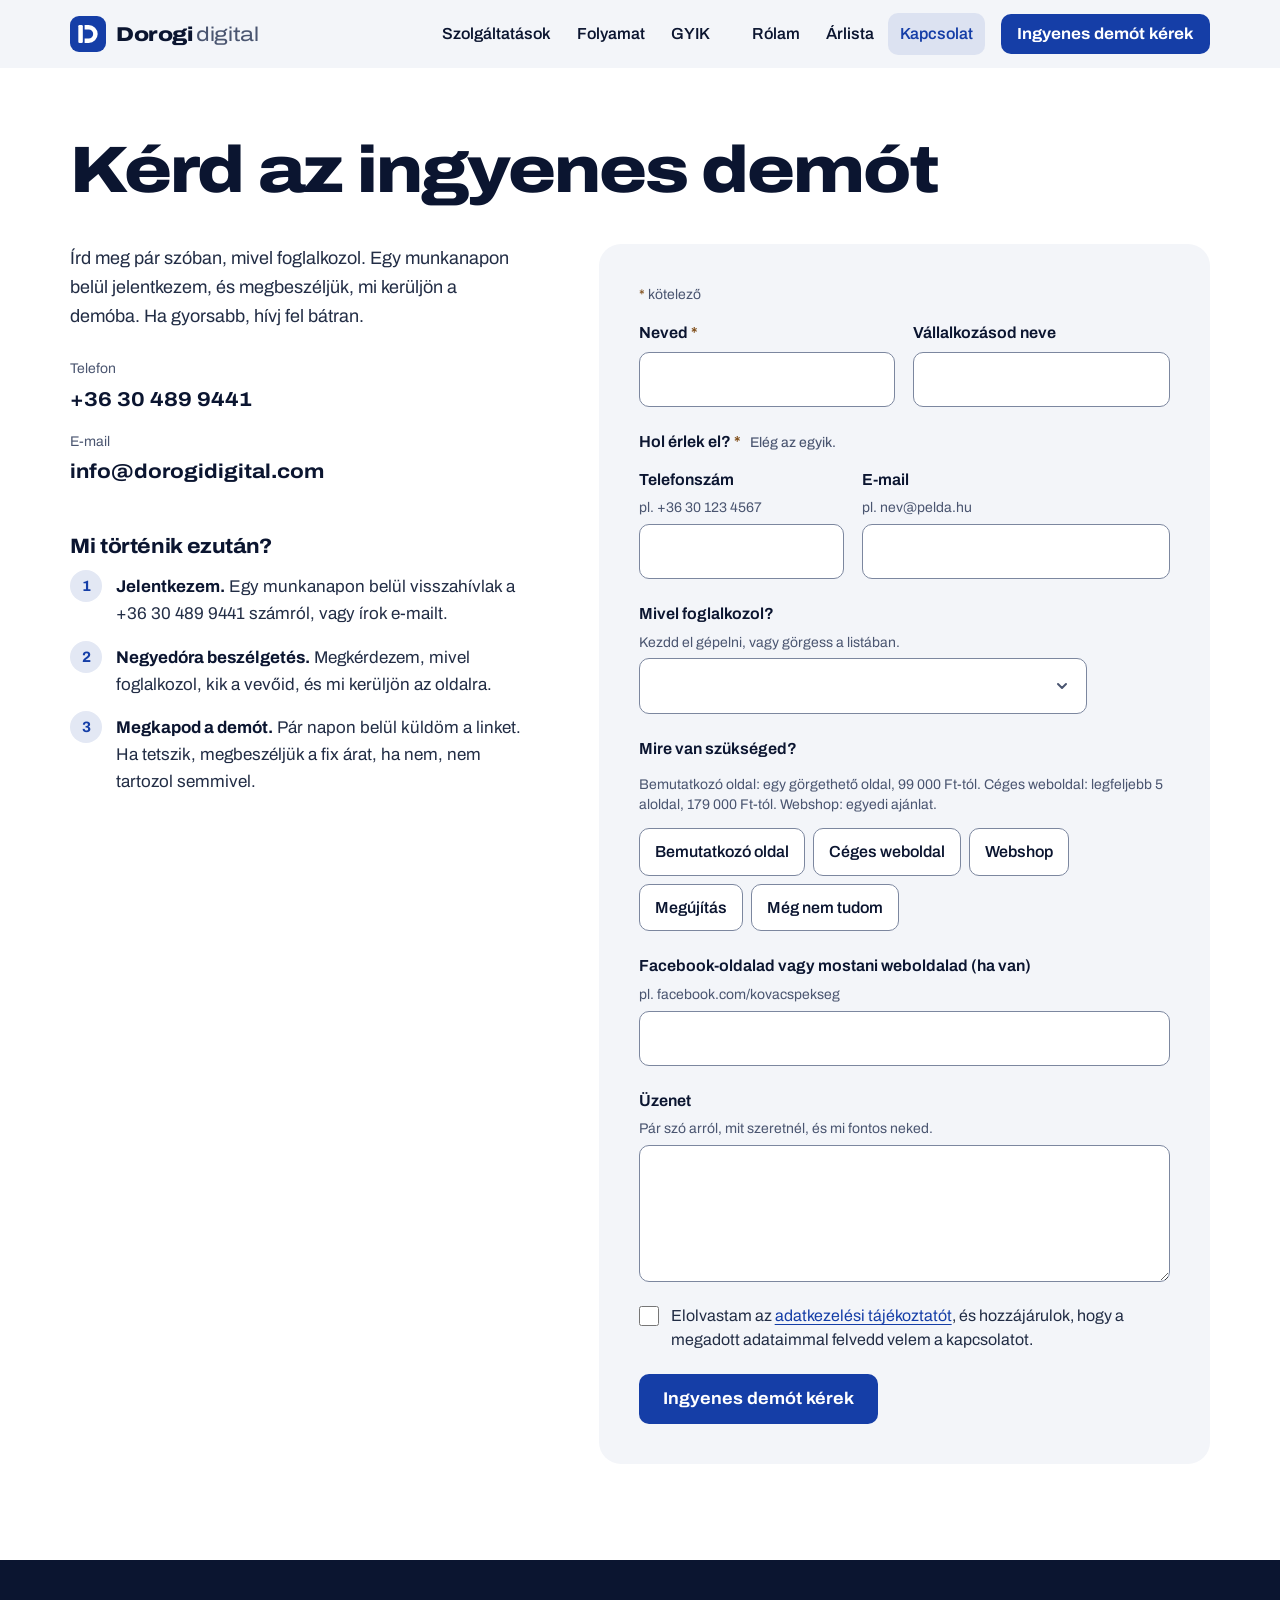
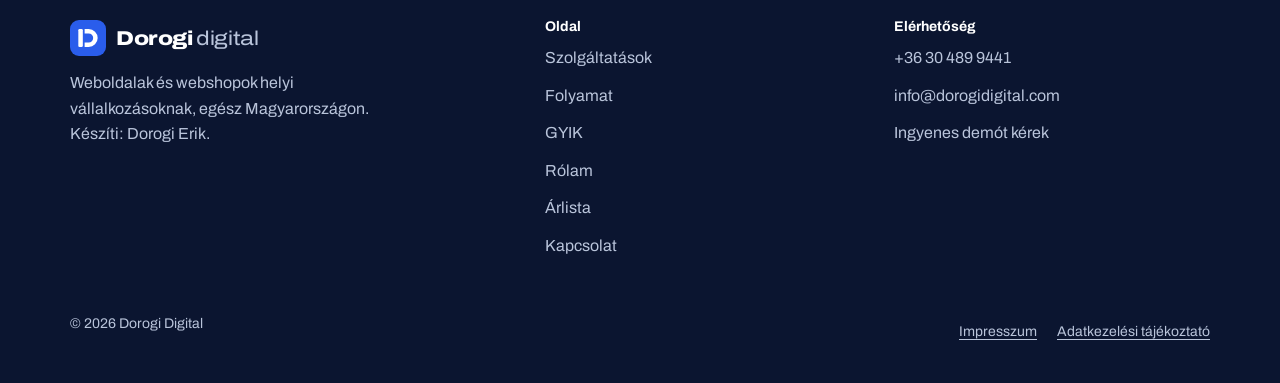
<file: kapcsolat.html>
<!doctype html>
<html lang="hu">
<head>
<meta charset="utf-8">
<meta http-equiv="Content-Security-Policy" content="default-src 'self'; script-src 'self' 'sha256-12pLNMsBPHY6mQKIzS9/4z9NwCkJc6TZKbxjseUqWyo='; style-src 'self' 'unsafe-inline'; img-src 'self' data:; font-src 'self'; connect-src 'self' https://api.web3forms.com; form-action 'self'; base-uri 'self'; object-src 'none'; upgrade-insecure-requests">
<meta name="referrer" content="strict-origin-when-cross-origin">
<meta name="viewport" content="width=device-width, initial-scale=1">
<title>Kapcsolat | Dorogi Digital</title>
<meta name="description" content="Kérd az ingyenes demót: írd meg pár szóban, mivel foglalkozol, és egy munkanapon belül jelentkezem.">
<link rel="canonical" href="https://erikdorogi03.github.io/kapcsolat.html">
<meta property="og:type" content="website">
<meta property="og:locale" content="hu_HU">
<meta property="og:site_name" content="Dorogi Digital">
<meta property="og:url" content="https://erikdorogi03.github.io/kapcsolat.html">
<meta property="og:title" content="Kapcsolat | Dorogi Digital">
<meta property="og:description" content="Kérd az ingyenes demót: írd meg pár szóban, mivel foglalkozol, és egy munkanapon belül jelentkezem.">
<meta property="og:image" content="https://erikdorogi03.github.io/og.png">
<meta property="og:image:width" content="1200">
<meta property="og:image:height" content="630">
<meta name="twitter:card" content="summary_large_image">
<meta name="theme-color" content="#F3F5F9" media="(prefers-color-scheme: light)">
<meta name="theme-color" content="#080D1B" media="(prefers-color-scheme: dark)">
<link rel="icon" href="favicon.svg" type="image/svg+xml">
<link rel="apple-touch-icon" href="apple-touch-icon.png">
<link rel="preload" href="fonts/archivo-latin-standard-normal.woff2" as="font" type="font/woff2" crossorigin>
<link rel="preload" href="fonts/archivo-latin-ext-standard-normal.woff2" as="font" type="font/woff2" crossorigin>
<link rel="stylesheet" href="style.css">
</head>
<body>
<div class="page-loader" aria-hidden="true">
  <div class="wrap sk">
    <span class="sk-b sk-title"></span>
    <span class="sk-b sk-title sk-short"></span>
    <span class="sk-b sk-line"></span>
    <span class="sk-b sk-line"></span>
    <span class="sk-b sk-line sk-mid"></span>
    <span class="sk-b sk-btn"></span>
    <div class="sk-cards"><span class="sk-b sk-card"></span><span class="sk-b sk-card"></span><span class="sk-b sk-card"></span></div>
  </div>
</div>
<a class="skip-link" href="#top">Ugrás a tartalomra</a>
<header class="site-head">
  <div class="wrap head-row">
    <a class="brand" href="/#top"><svg class="logo" viewBox="0 0 40 40" aria-hidden="true"><rect class="lg-tile" width="40" height="40" rx="10"/><rect class="lg-stem" x="9.25" y="10" width="5" height="20" rx="1.4"/><path class="lg-bowl" fill-rule="evenodd" d="M16.25 10h4.5a10 10 0 0 1 0 20h-4.5zM16.25 15h4.5a5 5 0 0 1 0 10h-4.5z"/></svg><span class="brand-name" translate="no">Dorogi <span>digital</span></span></a>
    <nav class="nav" aria-label="Fő navigáció">
      <a href="/#szolgaltatasok">Szolgáltatások</a>
      <a href="/#folyamat">Folyamat</a>
      <a href="/#gyik">GYIK</a>
      <span class="nav-sep" aria-hidden="true"></span>
      <a href="rolam.html">Rólam</a>
      <a href="arlista.html">Árlista</a>
      <a href="kapcsolat.html" aria-current="page">Kapcsolat</a>
    </nav>
    <a class="btn btn-small" href="#demoForm">Ingyenes demót kérek</a>
    <button class="menu-btn" type="button" aria-expanded="false" aria-controls="mobile-nav"><svg viewBox="0 0 16 16" aria-hidden="true"><path d="M2 4h12M2 8h12M2 12h12"/></svg>Menü</button>
  </div>
  <nav id="mobile-nav" class="mobile-nav" aria-label="Mobil navigáció" hidden>
    <div class="wrap">
      <a href="/#szolgaltatasok">Szolgáltatások</a>
      <a href="/#folyamat">Folyamat</a>
      <a href="/#gyik">GYIK</a>
      <a href="rolam.html">Rólam</a>
      <a href="arlista.html">Árlista</a>
      <a href="kapcsolat.html" aria-current="page">Kapcsolat</a>
      <a href="tel:+36304899441" class="mnav-tel">Hívás: +36&nbsp;30&nbsp;489&nbsp;9441</a>
      <a href="#demoForm" class="mnav-cta">Ingyenes demót kérek</a>
    </div>
  </nav>
</header>
<main id="top" tabindex="-1" class="subpage">  <section id="kapcsolat" class="section section-alt" aria-labelledby="contact-title">
    <div class="wrap">
      <h1 class="page-title contact-title" id="contact-title">Kérd az ingyenes demót</h1>
      <div class="contact-grid">
      <div class="contact-copy">
        <p>Írd meg pár szóban, mivel foglalkozol. Egy munkanapon belül jelentkezem, és megbeszéljük, mi kerüljön a demóba. Ha gyorsabb, hívj fel bátran.</p>
        <dl class="direct">
          <div><dt>Telefon</dt><dd><a href="tel:+36304899441">+36&nbsp;30&nbsp;489&nbsp;9441</a></dd></div>
          <div><dt>E-mail</dt><dd><a href="mailto:info@dorogidigital.com">info@dorogidigital.com</a></dd></div>
        </dl>
      </div>


      <div class="form-card">
        <form id="demoForm" class="form" novalidate>
          <p class="form-note"><span class="req" aria-hidden="true">*</span> kötelező</p>
          <div class="row2">
            <div class="field">
              <label for="f-name">Neved <span class="req" aria-hidden="true">*</span></label>
              <input id="f-name" name="name" type="text" autocomplete="name" autocapitalize="words" required aria-required="true" aria-describedby="f-name-err">
              <p class="field-err" id="f-name-err" hidden></p>
            </div>
            <div class="field">
              <label for="f-company">Vállalkozásod neve</label>
              <input id="f-company" name="company" type="text" autocomplete="organization">
            </div>
          </div>
          <fieldset class="reach">
            <legend>Hol érlek el? <span class="req" aria-hidden="true">*</span> <span class="legend-note">Elég az egyik.</span></legend>
            <div class="row2 row-reach">
              <div class="field">
                <label for="f-phone">Telefonszám</label>
                <p class="hint" id="f-phone-hint">pl. +36 30 123 4567</p>
                <input id="f-phone" name="phone" type="tel" inputmode="tel" autocomplete="tel" maxlength="20" aria-describedby="f-phone-hint f-phone-err f-reach-err">
                <p class="field-err" id="f-phone-err" hidden></p>
              </div>
              <div class="field">
                <label for="f-email">E-mail</label>
                <p class="hint" id="f-email-hint">pl. nev@pelda.hu</p>
                <input id="f-email" name="email" type="email" inputmode="email" autocomplete="email" autocapitalize="none" spellcheck="false" aria-describedby="f-email-hint f-email-err f-reach-err">
                <p class="field-err" id="f-email-err" hidden></p>
              </div>
            </div>
            <p class="field-err" id="f-reach-err" hidden></p>
          </fieldset>
          <div class="field field-trade">
            <label for="f-trade" id="f-trade-label">Mivel foglalkozol?</label>
            <p class="hint" id="f-trade-hint">Kezdd el gépelni, vagy görgess a listában.</p>
            <div class="combo">
              <input id="f-trade" name="trade" type="text" autocomplete="off" spellcheck="false" aria-describedby="f-trade-hint">
              <button type="button" class="combo-btn" tabindex="-1" aria-label="Szakmák listája" hidden><svg viewBox="0 0 16 16" aria-hidden="true"><path d="M4 6l4 4 4-4"/></svg></button>
              <ul id="f-trade-list" class="combo-list" role="listbox" aria-labelledby="f-trade-label" hidden></ul>
            </div>
            <p class="sr-only" id="f-trade-status" aria-live="polite"></p>
          </div>
          <fieldset class="choice" aria-describedby="need-hint">
            <legend>Mire van szükséged?</legend>
            <p class="hint choice-hint" id="need-hint">Bemutatkozó oldal: egy görgethető oldal, 99 000 Ft-tól. Céges weboldal: legfeljebb 5 aloldal, 179 000 Ft-tól. Webshop: egyedi ajánlat.</p>
            <label><input type="radio" name="need" value="Bemutatkozó oldal" id="need-1"><span>Bemutatkozó oldal</span></label>
            <label><input type="radio" name="need" value="Céges weboldal" id="need-2"><span>Céges weboldal</span></label>
            <label><input type="radio" name="need" value="Webshop" id="need-3"><span>Webshop</span></label>
            <label><input type="radio" name="need" value="Régi oldal megújítása" id="need-4"><span>Megújítás</span></label>
            <label><input type="radio" name="need" value="Még nem tudom" id="need-5"><span>Még nem tudom</span></label>
          </fieldset>
          <div class="field">
            <label for="f-link">Facebook-oldalad vagy mostani weboldalad (ha van)</label>
            <p class="hint" id="f-link-hint">pl. facebook.com/kovacspekseg</p>
            <input id="f-link" name="link" type="text" inputmode="url" autocomplete="url" autocapitalize="none" spellcheck="false" aria-describedby="f-link-hint">
          </div>
          <div class="field">
            <label for="f-msg">Üzenet</label>
            <p class="hint" id="f-msg-hint">Pár szó arról, mit szeretnél, és mi fontos neked.</p>
            <textarea id="f-msg" name="message" rows="4" aria-describedby="f-msg-hint"></textarea>
          </div>
          <input class="hp" type="checkbox" name="botcheck" id="f-botcheck" tabindex="-1" aria-hidden="true">
          <div class="consent-wrap">
            <div class="consent">
              <input id="f-consent" name="consent" type="checkbox" aria-describedby="f-consent-err">
              <span><label for="f-consent">Elolvastam az</label> <button type="button" class="linklike" data-open="adatkezeles">adatkezelési tájékoztatót</button><label for="f-consent">, és hozzájárulok, hogy a megadott adataimmal felvedd velem a kapcsolatot.</label></span>
            </div>
            <p class="field-err" id="f-consent-err" hidden></p>
          </div>
          <div class="submit-row">
            <button class="btn" type="submit" id="f-submit">Ingyenes demót kérek</button>
            <p class="status" id="formStatus" role="status" aria-live="polite"></p>
          </div>
        </form>

        <div class="panel panel-ok" id="formDone" hidden tabindex="-1">
          <svg class="ok-mark" viewBox="0 0 48 48" aria-hidden="true"><circle cx="24" cy="24" r="22"/><path d="M14 24.5l7 7 13-14"/></svg>
          <h2>Megkaptam, köszönöm!</h2>
          <p>Egy munkanapon belül jelentkezem a megadott elérhetőségen, és megbeszéljük a demó részleteit. Ha sürgős, hívj most: <a href="tel:+36304899441">+36&nbsp;30&nbsp;489&nbsp;9441</a></p>
          <p class="panel-sign">Dorogi Erik</p>
        </div>

        <div class="panel" id="formFallback" hidden tabindex="-1">
          <h2>Már csak el kell küldeni</h2>
          <p id="fbIntro">Összeállítottam az üzenetedet. Küldd el e-mailben, vagy hívj fel.</p>
          <label class="sr-only" for="fbMsg">Az összeállított üzenet</label>
          <textarea id="fbMsg" readonly></textarea>
          <div class="panel-actions">
            <button type="button" class="btn btn-small" id="fbCopy">Üzenet másolása</button>
            <a class="link-quiet" id="fbMail" href="mailto:info@dorogidigital.com">Megnyitás levelezőben</a>
          </div>
          <p class="copy-line">E-mail: <strong>info@dorogidigital.com</strong><br>Telefon: <strong>+36&nbsp;30&nbsp;489&nbsp;9441</strong></p>
          <button type="button" class="linklike" id="fbBack">Vissza az űrlaphoz</button>
        </div>
      </div>
      <div class="next">
        <h2 id="next-title">Mi történik ezután?</h2>
        <ol class="next-steps">
          <li><b>Jelentkezem.</b> Egy munkanapon belül visszahívlak a +36&nbsp;30&nbsp;489&nbsp;9441 számról, vagy írok e-mailt.</li>
          <li><b>Negyedóra beszélgetés.</b> Megkérdezem, mivel foglalkozol, kik a vevőid, és mi kerüljön az oldalra.</li>
          <li><b>Megkapod a demót.</b> Pár napon belül küldöm a linket. Ha tetszik, megbeszéljük a fix árat, ha nem, nem tartozol semmivel.</li>
        </ol>
      </div>
      </div>
    </div>
  </section>
</main>

<footer class="site-foot">
  <div class="wrap foot-grid">
    <div class="foot-about">
      <a class="brand" href="/#top"><svg class="logo" viewBox="0 0 40 40" aria-hidden="true"><rect class="lg-tile" width="40" height="40" rx="10"/><rect class="lg-stem" x="9.25" y="10" width="5" height="20" rx="1.4"/><path class="lg-bowl" fill-rule="evenodd" d="M16.25 10h4.5a10 10 0 0 1 0 20h-4.5zM16.25 15h4.5a5 5 0 0 1 0 10h-4.5z"/></svg><span class="brand-name" translate="no">Dorogi <span>digital</span></span></a>
      <p>Weboldalak és webshopok helyi vállalkozásoknak, egész Magyarországon. Készíti: Dorogi Erik.</p>
    </div>
    <nav class="foot-col" aria-label="Lábléc navigáció">
      <h2>Oldal</h2>
      <a href="/#szolgaltatasok">Szolgáltatások</a>
      <a href="/#folyamat">Folyamat</a>
      <a href="/#gyik">GYIK</a>
      <a href="rolam.html">Rólam</a>
      <a href="arlista.html">Árlista</a>
      <a href="kapcsolat.html">Kapcsolat</a>
    </nav>
    <div class="foot-col">
      <h2>Elérhetőség</h2>
      <a href="tel:+36304899441">+36&nbsp;30&nbsp;489&nbsp;9441</a>
      <a href="mailto:info@dorogidigital.com">info@dorogidigital.com</a>
      <a href="#demoForm">Ingyenes demót kérek</a>
    </div>
  </div>
  <div class="wrap foot-base">
    <span>© <span data-year>2026</span> Dorogi Digital</span>
    <nav aria-label="Jogi információk">
      <button type="button" data-open="impresszum">Impresszum</button>
      <button type="button" data-open="adatkezeles">Adatkezelési tájékoztató</button>
    </nav>
  </div>
</footer>

<div class="callbar" id="callbar" hidden>
  <a class="callbar-tel" href="tel:+36304899441"><svg viewBox="0 0 24 24" aria-hidden="true"><path d="M6.6 3.5h3l1.4 4.2-2 1.4a12 12 0 0 0 5.9 5.9l1.4-2 4.2 1.4v3a2 2 0 0 1-2.2 2A17 17 0 0 1 4.6 5.7a2 2 0 0 1 2-2.2z"/></svg>Hívás</a>
  <a class="btn callbar-cta" href="#demoForm">Ingyenes demót kérek</a>
</div>

<dialog id="impresszum" aria-labelledby="impr-title">
  <div class="dlg">
    <h2 id="impr-title">Impresszum</h2>
    <dl>
      <dt>Szolgáltató</dt><dd>Dorogi Erik</dd>
      <dt>Márkanév</dt><dd>Dorogi Digital</dd>
      <dt>Cím</dt><dd>1039 Budapest, Királyok útja 194.</dd>
      <dt>Vállalkozási forma</dt><dd>Egyéni vállalkozás indítása folyamatban. A nyilvántartási számot és az adószámot a bejegyzés után itt teszem közzé.</dd>
      <dt>E-mail</dt><dd>info@dorogidigital.com</dd>
      <dt>Telefon</dt><dd>+36&nbsp;30&nbsp;489&nbsp;9441</dd>
    </dl>
    <h3>Tárhelyszolgáltató</h3>
    <dl>
      <dt>Név</dt><dd>GitHub, Inc. (GitHub Pages)</dd>
      <dt>Cím</dt><dd>88 Colin P. Kelly Jr. Street, San Francisco, CA 94107, USA</dd>
      <dt>Elérhetőség</dt><dd>support.github.com</dd>
    </dl>
    <form method="dialog"><button type="submit" class="dlg-close">Bezárás</button></form>
  </div>
</dialog>

<dialog id="adatkezeles" aria-labelledby="priv-title">
  <div class="dlg">
    <h2 id="priv-title">Adatkezelési tájékoztató</h2>
    <p>Ez az oldal nem használ sütiket, és nem követi a látogatókat. Személyes adatot csak akkor kezelek, ha az űrlapon elküldöd nekem.</p>
    <h3>Adatkezelő</h3>
    <p>Dorogi Erik, 1039 Budapest, Királyok útja 194., e-mail: info@dorogidigital.com, telefon: +36&nbsp;30&nbsp;489&nbsp;9441</p>
    <h3>Milyen adatokat kezelek, és miért?</h3>
    <p>Az űrlapon megadott nevet, vállalkozásnevet, szakmát, telefonszámot, e-mail-címet, linket és üzenetet. Kizárólag arra használom, hogy felvegyem veled a kapcsolatot, és ajánlatot vagy demót készítsek neked.</p>
    <h3>Jogalap és megőrzés</h3>
    <p>A jogalap a hozzájárulásod (GDPR 6. cikk (1) a) pont), illetve a szerződéskötést megelőző lépések (b) pont). Ha nem jön létre megrendelés, az adatokat a megkeresés lezárásáig, legfeljebb 1 évig őrzöm.</p>
    <h3>Adatfeldolgozók</h3>
    <ul>
      <li>Web3Forms: az űrlap továbbítása e-mailben</li>
      <li>GitHub, Inc.: az oldal tárhelye</li>
    </ul>
    <h3>Jogaid</h3>
    <p>Kérheted az adataidhoz való hozzáférést, helyesbítésüket, törlésüket vagy kezelésük korlátozását, és bármikor visszavonhatod a hozzájárulásod a fenti elérhetőségeken. Panasszal a Nemzeti Adatvédelmi és Információszabadság Hatósághoz fordulhatsz (1055 Budapest, Falk Miksa utca 9–11., naih.hu).</p>
    <form method="dialog"><button type="submit" class="dlg-close">Bezárás</button></form>
  </div>
</dialog>
<script src="js/motion.min.js"></script>
<script>
(function(){
  var CONFIG = { email: 'info@dorogidigital.com', phone: '+36 30 489 9441', web3formsKey: '264a63b2-8f26-47ea-b248-6eeef6f44f97' };
  var reduce = window.matchMedia && window.matchMedia('(prefers-reduced-motion: reduce)').matches;
  /* Motion (a Framer Motion csapat keretrendszer-független könyvtára): rugós mozgások. Ha nem töltődik be, a CSS-es mozgás marad. */
  var M = (!reduce && window.Motion && window.Motion.animate) ? window.Motion : null;
  var EASE = [0.23, 1, 0.32, 1];
  if (M) document.documentElement.classList.add('mo');

  /* Oldalváltás: kifakulás, beúszás, lassú betöltésnél töltőkarika */
  (function(){
    var root = document.documentElement;
    var waitTimer = null;
    var reset = function(){ root.classList.remove('pt-leave', 'pt-wait'); clearTimeout(waitTimer); };
    var ready = function(){ root.classList.add('pt-ready'); };
    if (document.readyState === 'complete') ready(); else window.addEventListener('load', ready);
    window.addEventListener('pageshow', reset);
    document.addEventListener('click', function(e){
      if (e.defaultPrevented || e.button !== 0 || e.metaKey || e.ctrlKey || e.shiftKey || e.altKey) return;
      var a = e.target.closest('a[href]');
      if (!a || a.target === '_blank' || a.hasAttribute('download')) return;
      if (a.protocol !== 'http:' && a.protocol !== 'https:') return;
      if (a.origin !== location.origin) return;
      if (window.__formDirty) return;
      if (a.pathname === location.pathname || (/\/(index\.html)?$/.test(a.pathname) && /\/(index\.html)?$/.test(location.pathname))) return;
      e.preventDefault();
      var href = a.href;
      if (!reduce) root.classList.add('pt-leave');
      waitTimer = setTimeout(function(){ root.classList.add('pt-wait'); }, reduce ? 150 : 420);
      setTimeout(function(){ location.href = href; }, reduce ? 0 : 200);
    });
  })();

  document.querySelectorAll('[data-year]').forEach(function(el){ el.textContent = new Date().getFullYear(); });

  var head = document.querySelector('.site-head');
  function onScroll(){ head.classList.toggle('scrolled', window.scrollY > 8); }
  onScroll(); window.addEventListener('scroll', onScroll, { passive: true });

  var menuBtn = document.querySelector('.menu-btn'), mnav = document.getElementById('mobile-nav');
  function setMenu(open){
    menuBtn.setAttribute('aria-expanded', String(open));
    if (open) {
      mnav.hidden = false;
      if (M) M.animate(mnav, { opacity: [0, 1], transform: ['translateY(-10px)', 'none'] }, { type: M.spring, bounce: 0.15, duration: 0.4 });
    } else if (M && !mnav.hidden) {
      M.animate(mnav, { opacity: [1, 0], transform: ['none', 'translateY(-6px)'] }, { duration: 0.16, ease: EASE }).then(function(){
        if (menuBtn.getAttribute('aria-expanded') === 'false') mnav.hidden = true;
      });
    } else mnav.hidden = true;
  }
  menuBtn.addEventListener('click', function(){ setMenu(menuBtn.getAttribute('aria-expanded') !== 'true'); });
  mnav.addEventListener('click', function(e){ if (e.target.closest('a')) setMenu(false); });
  document.addEventListener('keydown', function(e){
    if (e.key === 'Escape' && menuBtn.getAttribute('aria-expanded') === 'true') { setMenu(false); menuBtn.focus(); }
  });

  /* Nyitókép: mintaoldalak szakmánként, magától váltakozva */
  var hv = document.querySelector('.hv');
  var phone = document.querySelector('.phone');
  var toast = document.querySelector('.toast');
  var tabs = document.querySelectorAll('.pv-tab');
  if (hv) {
  var SITES = [
    { url: 'kovacspekseg.hu', toast: 'Új rendelés: 2 torta szombatra', theme: 'bakery' },
    { url: 'gasparszerviz.hu', toast: 'Új időpontkérés: műszaki vizsga', theme: 'garage' },
    { url: 'lilaszalon.hu', toast: 'Új foglalás: csütörtök 15:00', theme: 'salon' }
  ];
  var cur = 0, stopped = false;
  var sw = document.querySelector('.pv-switch'), scene = document.querySelector('.hero-scene');

  function fill(i){
    var d = SITES[i];
    hv.setAttribute('data-theme-site', d.theme);
    document.getElementById('pvUrl').textContent = d.url;
    document.getElementById('pvToast').textContent = d.toast;
    tabs.forEach(function(t, k){ t.classList.toggle('is-on', k === i); t.setAttribute('aria-pressed', String(k === i)); });
  }
  function show(i){
    if (i === cur) return;
    cur = i;
    if (reduce) { fill(i); return; }
    hv.classList.add('swapping');
    setTimeout(function(){
      fill(i);
      hv.classList.remove('swapping');
      if (M) M.animate(toast, { opacity: [0, 1], transform: ['translateY(6px) scale(.96)', 'none'] }, { duration: 0.4, ease: EASE });
      else { toast.classList.remove('pop'); void toast.offsetWidth; toast.classList.add('pop'); }
    }, 320);
  }
  /* A váltás ütemét az aktív fül csíkja adja: ha a csík megáll (egér vagy fókusz a képen), a váltás is vár */
  tabs.forEach(function(t, k){
    t.querySelector('i').addEventListener('animationend', function(){ if (!stopped && k === cur) show((cur + 1) % SITES.length); });
    t.addEventListener('click', function(){ stopped = true; sw.classList.add('stopped'); show(k); });
  });
  var pause = function(on){ sw.classList.toggle('paused', on); };
  scene.addEventListener('mouseenter', function(){ pause(true); });
  scene.addEventListener('mouseleave', function(){ if (!scene.contains(document.activeElement)) pause(false); });
  scene.addEventListener('focusin', function(){ pause(true); });
  scene.addEventListener('focusout', function(e){ if (!scene.contains(e.relatedTarget) && !scene.matches(':hover')) pause(false); });
  fill(0);
  }

  /* Mobil hívássáv: akkor jön elő, amikor a nyitó gombok már kigördültek, és eltűnik a záró blokknál, az űrlapnál és a láblécnél */
  (function(){
    var bar = document.getElementById('callbar');
    var watch = document.querySelector('.hero-cta') || document.querySelector('main h1');
    if (!bar || !watch || !('IntersectionObserver' in window)) return;
    bar.hidden = false;
    var past = false, blockers = [];
    var sync = function(){
      var on = past && !blockers.length;
      bar.classList.toggle('on', on); bar.inert = !on; bar.setAttribute('aria-hidden', String(!on));
    };
    new IntersectionObserver(function(es){ es.forEach(function(e){ past = !e.isIntersecting && e.boundingClientRect.top < 0; }); sync(); }).observe(watch);
    var bio = new IntersectionObserver(function(es){
      es.forEach(function(e){ var k = blockers.indexOf(e.target); if (e.isIntersecting && k < 0) blockers.push(e.target); else if (!e.isIntersecting && k > -1) blockers.splice(k, 1); });
      sync();
    });
    document.querySelectorAll('.page-cta,.form-card,.site-foot').forEach(function(b){ bio.observe(b); });
    sync();
  })();

  /* Google-értékelések: a reviews.json-t naponta frissíti a GitHub, üresen rejtve marad */
  (function(){
    var sec = document.getElementById('ertekelesek');
    if (!sec || !window.fetch) return;
    var esc = function(t){ return String(t).replace(/[&<>"']/g, function(c){ return { '&': '&amp;', '<': '&lt;', '>': '&gt;', '"': '&quot;', "'": '&#39;' }[c]; }); };
    var STAR = '<path d="M10 1.6l2.6 5.3 5.8.8-4.2 4.1 1 5.8L10 14.9l-5.2 2.7 1-5.8L1.6 7.7l5.8-.8z"/>';
    var stars = function(n){ n = Math.max(0, Math.min(5, Math.round(Number(n) || 0))); var h = ''; for (var k = 0; k < 5; k++) h += '<svg viewBox="0 0 20 20" aria-hidden="true"' + (k < n ? '' : ' class="off"') + '>' + STAR + '</svg>'; return h; };
    fetch('reviews.json', { cache: 'no-store' }).then(function(r){ return r.ok ? r.json() : null; }).then(function(d){
      if (!d || !d.reviews || !d.reviews.length) return;
      document.getElementById('revAvg').textContent = (Number(d.rating) || 0).toFixed(1).replace('.', ',');
      document.getElementById('revStars').innerHTML = stars(d.rating);
      document.getElementById('revCount').textContent = (Number(d.count) || 0) + ' értékelés a Google-ben';
      if (typeof d.url === 'string' && /^https:\/\//.test(d.url)) document.getElementById('revAll').href = d.url; else document.getElementById('revAll').hidden = true;
      document.getElementById('revList').innerHTML = d.reviews.filter(function(v){ return v.text; }).slice(0, 6).map(function(v){
        var init = (v.author || '?').trim().charAt(0).toUpperCase();
        return '<figure class="rev">' +
          '<div class="rev-stars" role="img" aria-label="' + (Number(v.rating) || 0) + ' csillag">' + stars(v.rating) + '</div>' +
          '<blockquote>' + esc(v.text) + '</blockquote>' +
          '<figcaption><span class="rev-av" aria-hidden="true">' + esc(init) + '</span><span><b>' + esc(v.author) + '</b><small>' + esc(v.time || '') + '</small></span></figcaption>' +
          '</figure>';
      }).join('');
      sec.hidden = false;
    }).catch(function(){});
  })();

  /* Görgetés: megjelenés, parallax, folyamat-vonal, számláló */
  if (!reduce && 'IntersectionObserver' in window) {
    var targets = [];
    var tag = function(el, i){ el.setAttribute('data-reveal', ''); el.style.setProperty('--d', (i * 90) + 'ms'); targets.push(el); };
    document.querySelectorAll('.sec-head,.problem-head > h2,.stat,.extras,.band-copy,.steps-note,.care,.price-note,.contact-copy,.form-card').forEach(function(el){ tag(el, 0); });
    document.querySelectorAll('.pains,.svc-list,.whys,.prices,.about-facts').forEach(function(g){
      Array.prototype.forEach.call(g.children, function(c, i){ tag(c, i % 3); });
    });
    var msgCard = document.querySelector('.msg-card'); if (msgCard) tag(msgCard, 3);

    var statNum = document.querySelector('.stat-num'), counted = false;
    var countUp = function(){
      if (counted || !statNum) return; counted = true;
      var end = parseInt(statNum.textContent, 10) || 35, t0 = null;
      statNum.textContent = '0%';
      var step = function(t){
        if (!t0) t0 = t;
        var k = Math.min(1, (t - t0) / 1300), e = 1 - Math.pow(1 - k, 3);
        statNum.textContent = Math.round(end * e) + '%';
        if (k < 1) requestAnimationFrame(step);
      };
      requestAnimationFrame(step);
    };

    document.documentElement.classList.add('motion');
    if (M && M.inView) {
      /* Motion: rugós beúszás, a csoportok elemei egymás után (stagger) */
      targets.forEach(function(t){
        var shown = false;
        M.inView(t, function(){
          if (shown) return; shown = true;
          var from = t.classList.contains('msg-card') ? 'translateY(22px) scale(.94)' : 'translateY(18px)';
          var delay = (parseInt(t.style.getPropertyValue('--d'), 10) || 0) / 1000;
          M.animate(t, { opacity: [0, 1], transform: [from, 'none'] }, { type: M.spring, bounce: 0.2, duration: 0.75, delay: delay })
            .then(function(){ t.classList.add('in'); });
          if (t.classList.contains('stat')) countUp();
        }, { margin: '0px 0px -8% 0px', amount: 0.12 });
      });
    } else {
      var io = new IntersectionObserver(function(entries){
        entries.forEach(function(en){
          if (!en.isIntersecting) return;
          en.target.classList.add('in'); io.unobserve(en.target);
          if (en.target.classList.contains('stat')) countUp();
        });
      }, { rootMargin: '0px 0px -8% 0px', threshold: 0.12 });
      targets.forEach(function(t){ io.observe(t); });
    }

    var tilt = document.getElementById('tilt');
    var lastY = window.scrollY, ang = 0, angV = 0, swinging = false;
    var swingLoop = function(){
      angV += -0.07 * ang; angV *= 0.9; ang += angV;
      ang = Math.max(-9, Math.min(9, ang));
      tilt.style.setProperty('--tx', ang.toFixed(3) + 'deg');
      tilt.style.setProperty('--rz', (ang * -0.28).toFixed(3) + 'deg');
      if (Math.abs(ang) > 0.02 || Math.abs(angV) > 0.02) requestAnimationFrame(swingLoop);
      else { ang = 0; angV = 0; tilt.style.setProperty('--tx', '0deg'); tilt.style.setProperty('--rz', '0deg'); swinging = false; }
    };
    var steps = document.querySelector('.steps');
    var stepItems = steps ? steps.children : [];
    var mocks = document.querySelectorAll('.mock');
    var speeds = [0.05, -0.035, 0.065];
    var ticking = false;
    var update = function(){
      ticking = false;
      var vh = window.innerHeight, y = window.scrollY;
      if (hv && hv.getBoundingClientRect().bottom > 0) {
        phone.style.translate = '0 ' + Math.max(-70, -y * 0.08).toFixed(1) + 'px';
        toast.style.translate = '0 ' + Math.max(-120, -y * 0.15).toFixed(1) + 'px';
      }
      if (steps) {
        var r = steps.getBoundingClientRect();
        var p = Math.max(0, Math.min(1, (vh * 0.82 - r.top) / (vh * 0.42)));
        steps.style.setProperty('--p', p.toFixed(3));
        for (var i = 0; i < stepItems.length; i++) {
          stepItems[i].classList.toggle('lit', p > 0.001 && p >= i / (stepItems.length - 1) - 0.02);
        }
      }
      var wide = window.innerWidth > 900;
      mocks.forEach(function(m, i){
        if (!wide) { m.style.translate = ''; return; }
        var mr = m.getBoundingClientRect();
        var off = Math.max(-26, Math.min(26, (mr.top + mr.height / 2 - vh / 2) * speeds[i % 3]));
        m.style.translate = '0 ' + off.toFixed(1) + 'px';
      });
    };
    window.addEventListener('scroll', function(){
      var y = window.scrollY, dy = y - lastY; lastY = y;
      if (hv && hv.getBoundingClientRect().bottom > 0) {
        angV += Math.max(-1.6, Math.min(1.6, dy * 0.02));
        if (!swinging) { swinging = true; requestAnimationFrame(swingLoop); }
      }
      if (!ticking) { ticking = true; requestAnimationFrame(update); }
    }, { passive: true });
    window.addEventListener('resize', update);
    update();
  }

  /* Jogi ablakok */
  function closeDlg(d){
    if (!d.open) return;
    if (!M) { d.close(); return; }
    M.animate(d, { opacity: [1, 0], transform: ['none', 'scale(.97)'] }, { duration: 0.15, ease: EASE }).then(function(){ d.close(); });
  }
  document.querySelectorAll('[data-open]').forEach(function(b){
    b.addEventListener('click', function(){
      var d = document.getElementById(b.getAttribute('data-open'));
      if (!d) return;
      if (typeof d.showModal === 'function') d.showModal(); else d.setAttribute('open', '');
      /* Kis képernyőn se a lap aljára (a Bezárás gombra) nyíljon: a fókusz a címre kerül */
      var t = d.querySelector('h2'); if (t) { t.setAttribute('tabindex', '-1'); t.focus({ preventScroll: true }); }
      d.scrollTop = 0;
      if (M) M.animate(d, { opacity: [0, 1], transform: ['scale(.96)', 'none'] }, { type: M.spring, bounce: 0.2, duration: 0.45 });
    });
  });
  document.querySelectorAll('dialog').forEach(function(d){
    d.addEventListener('click', function(e){ if (e.target === d) closeDlg(d); });
    d.addEventListener('cancel', function(e){ if (M) { e.preventDefault(); closeDlg(d); } });
    d.querySelectorAll('form[method="dialog"]').forEach(function(f){
      f.addEventListener('submit', function(e){ if (M) { e.preventDefault(); closeDlg(d); } });
    });
  });

  /* Űrlap */
  var form = document.getElementById('demoForm');
  if (form) {
  var statusEl = document.getElementById('formStatus');
  var submitBtn = document.getElementById('f-submit');
  var done = document.getElementById('formDone');
  var fb = document.getElementById('formFallback');
  var fbMsg = document.getElementById('fbMsg');
  var fbIntro = document.getElementById('fbIntro');
  var fbMail = document.getElementById('fbMail');
  var fbCopy = document.getElementById('fbCopy');
  var keyReady = CONFIG.web3formsKey && CONFIG.web3formsKey.indexOf('{{') !== 0;
  var F = form.elements;
  /* Félig kitöltött űrlapnál a böngésző rákérdez, mielőtt elhagyod az oldalt */
  form.addEventListener('input', function(){ window.__formDirty = ['name', 'company', 'phone', 'email', 'trade', 'link', 'message'].some(function(n){ return F[n].value.trim(); }); });
  window.addEventListener('beforeunload', function(e){ if (window.__formDirty) { e.preventDefault(); e.returnValue = ''; } });

  /* Telefonszám-maszk: gépelés közben +36 30 123 4567 formára alakít (Budapest: +36 1 234 5678), külföldi számot nem bánt */
  function fmtPhone(v){
    var plus = /^\s*\+/.test(v), dg = v.replace(/\D/g, '');
    if (!dg) return plus ? '+' : '';
    if (plus && dg.slice(0, 2) !== '36') return '+' + dg;
    var rest;
    if (plus || dg.slice(0, 2) === '36' || dg.slice(0, 2) === '06') rest = dg.slice(2); // taste-skill-ignore: 06 = magyar előhívó
    else if (dg === '0' || dg === '3') return dg;
    else rest = dg;
    rest = rest.slice(0, 9);
    var groups = rest.charAt(0) === '1' ? [1, 3, 4] : [2, 3, 4], out = '+36', k = 0;
    for (var i = 0; i < groups.length && k < rest.length; i++) { out += ' ' + rest.slice(k, k + groups[i]); k += groups[i]; }
    return out;
  }
  function phoneOk(v){
    var plus = /^\s*\+/.test(v), dg = v.replace(/\D/g, '');
    if (plus && dg.slice(0, 2) !== '36') return dg.length >= 8 && dg.length <= 15;
    var rest = dg.slice(0, 2) === '36' || dg.slice(0, 2) === '06' ? dg.slice(2) : dg; // taste-skill-ignore: 06 = magyar előhívó
    return rest.length === 8 || rest.length === 9;
  }
  function applyPhone(inp){
    var v = inp.value, pos = inp.selectionStart == null ? v.length : inp.selectionStart, atEnd = pos >= v.length;
    var nv = fmtPhone(v); if (nv === v) return;
    var before = v.slice(0, pos).replace(/\D/g, '').length;
    var shift = nv.replace(/\D/g, '').length - v.replace(/\D/g, '').length;
    inp.value = nv;
    if (document.activeElement !== inp) return;
    if (atEnd) { inp.setSelectionRange(nv.length, nv.length); return; }
    var target = before + Math.max(0, shift), p = 0, c = 0;
    while (p < nv.length && c < target) { if (/\d/.test(nv.charAt(p))) c++; p++; }
    inp.setSelectionRange(p, p);
  }
  var phoneIn = F.phone;
  phoneIn.addEventListener('beforeinput', function(e){
    if (e.inputType !== 'deleteContentBackward') return;
    var s = phoneIn.selectionStart, en = phoneIn.selectionEnd, v = phoneIn.value;
    if (s !== en || s === 0 || /\d/.test(v.charAt(s - 1))) return;
    var i = s - 1; while (i > 0 && !/\d/.test(v.charAt(i - 1))) i--;
    if (i === 0) return;
    e.preventDefault();
    phoneIn.value = v.slice(0, i - 1) + v.slice(s);
    phoneIn.setSelectionRange(i - 1, i - 1);
    applyPhone(phoneIn); recheck();
  });
  phoneIn.addEventListener('input', function(){ applyPhone(phoneIn); });

  /* Szakma: gépelve kereshető és görgethető lista (ARIA combobox); JS nélkül sima szövegmező */
  var tradeIn = F.trade;
  var TRADES = ['Pékség', 'Cukrászda', 'Kávézó', 'Étterem', 'Büfé, gyorsétterem', 'Borászat', 'Fodrászat', 'Borbély', 'Kozmetika', 'Körömszalon', 'Szépségszalon', 'Masszázs', 'Tetoválószalon', 'Autószerviz', 'Gumiszerviz', 'Autómosó', 'Autókereskedés', 'Autósiskola', 'Villanyszerelő', 'Vízszerelő', 'Gázszerelő', 'Klímaszerelő', 'Festő, mázoló', 'Burkoló', 'Asztalos', 'Kőműves, építőipar', 'Tetőfedő', 'Lakatos', 'Kertész', 'Takarítás', 'Költöztetés', 'Ingatlaniroda', 'Könyvelő', 'Ügyvéd', 'Biztosítás', 'Fogorvos', 'Magánorvos', 'Gyógytorna', 'Pszichológus', 'Állatorvos', 'Kutyakozmetika', 'Edzőterem', 'Személyi edző', 'Jóga, mozgásstúdió', 'Nyelviskola', 'Magántanár', 'Fotós', 'Videós', 'Rendezvényszervezés', 'Esküvői szolgáltatás', 'Virágbolt', 'Ajándékbolt', 'Ruhabolt', 'Szállás, panzió', 'Webshop', 'Egyéb'];
  (function(){
    var list = document.getElementById('f-trade-list'), btn = form.querySelector('.combo-btn'), live = document.getElementById('f-trade-status');
    var norm = function(t){ return t.toLowerCase().normalize('NFD').replace(/[̀-ͯ]/g, ''); };
    var items = [], active = -1, isOpen = false;
    tradeIn.setAttribute('role', 'combobox'); tradeIn.setAttribute('aria-autocomplete', 'list');
    tradeIn.setAttribute('aria-expanded', 'false'); tradeIn.setAttribute('aria-controls', 'f-trade-list');
    btn.hidden = false; btn.setAttribute('aria-controls', 'f-trade-list'); btn.setAttribute('aria-expanded', 'false');
    function render(q){
      var nq = norm(q.trim()), cur = norm(tradeIn.value.trim());
      var res = TRADES.map(function(t){ return { t: t, i: nq ? norm(t).indexOf(nq) : 0 }; }).filter(function(o){ return o.i > -1; });
      if (nq) res.sort(function(a, b){ return (a.i === 0 ? 0 : 1) - (b.i === 0 ? 0 : 1); });
      list.textContent = ''; items = []; active = -1; tradeIn.removeAttribute('aria-activedescendant');
      res.forEach(function(o, k){
        var li = document.createElement('li');
        li.id = 'f-trade-o' + k; li.setAttribute('role', 'option'); li.setAttribute('data-value', o.t);
        li.setAttribute('aria-selected', String(norm(o.t) === cur));
        var txt = document.createElement('span');
        if (nq) {
          var m = document.createElement('mark'); m.textContent = o.t.slice(o.i, o.i + nq.length);
          txt.appendChild(document.createTextNode(o.t.slice(0, o.i))); txt.appendChild(m); txt.appendChild(document.createTextNode(o.t.slice(o.i + nq.length)));
        } else txt.textContent = o.t;
        li.appendChild(txt); list.appendChild(li); items.push(li);
      });
      if (!res.length) {
        var e = document.createElement('li'); e.className = 'combo-empty'; e.setAttribute('role', 'presentation');
        e.textContent = 'Nincs ilyen a listán. Nyugodtan írd be, így is elküldheted.'; list.appendChild(e);
      }
      live.textContent = res.length ? res.length + ' találat a listában' : 'Nincs találat, a beírt szöveg megy el.';
    }
    function setActive(k){
      if (active > -1 && items[active]) items[active].classList.remove('is-active');
      active = k;
      if (k > -1 && items[k]) { items[k].classList.add('is-active'); tradeIn.setAttribute('aria-activedescendant', items[k].id); items[k].scrollIntoView({ block: 'nearest' }); }
      else tradeIn.removeAttribute('aria-activedescendant');
    }
    function open(){
      if (isOpen) return; isOpen = true;
      list.hidden = false; tradeIn.setAttribute('aria-expanded', 'true'); btn.setAttribute('aria-expanded', 'true');
      /* Telefonon a mezőt felgörgeti, hogy a lista ne a billentyűzet alá nyíljon */
      if (window.matchMedia('(max-width: 700px)').matches) tradeIn.closest('.field').scrollIntoView({ block: 'start', behavior: reduce ? 'auto' : 'smooth' });
      if (M) M.animate(list, { opacity: [0, 1], transform: ['translateY(-6px) scale(.98)', 'none'] }, { duration: 0.18, ease: EASE });
    }
    function close(){
      if (!isOpen) return; isOpen = false;
      tradeIn.setAttribute('aria-expanded', 'false'); btn.setAttribute('aria-expanded', 'false'); setActive(-1);
      if (M) M.animate(list, { opacity: [1, 0], transform: ['none', 'translateY(-4px) scale(.98)'] }, { duration: 0.12, ease: EASE }).then(function(){ if (!isOpen) list.hidden = true; });
      else list.hidden = true;
    }
    function showAll(){
      var v = norm(tradeIn.value.trim()), exact = v && TRADES.some(function(t){ return norm(t) === v; });
      render(exact ? '' : tradeIn.value); open();
      if (exact) for (var k = 0; k < items.length; k++) if (items[k].getAttribute('aria-selected') === 'true') { setActive(k); break; }
    }
    function choose(li){ tradeIn.value = li.getAttribute('data-value'); close(); }
    tradeIn.addEventListener('input', function(){ render(tradeIn.value); open(); });
    tradeIn.addEventListener('click', function(){ if (!isOpen) showAll(); });
    tradeIn.addEventListener('blur', close);
    tradeIn.addEventListener('keydown', function(e){
      if (e.key === 'ArrowDown') { e.preventDefault(); if (!isOpen) showAll(); setActive(Math.min(items.length - 1, active + 1)); }
      else if (e.key === 'ArrowUp') { e.preventDefault(); if (e.altKey) close(); else if (isOpen) setActive(Math.max(0, active - 1)); }
      else if (e.key === 'Enter') { if (isOpen && active > -1) { e.preventDefault(); choose(items[active]); } }
      else if (e.key === 'Escape') { if (isOpen) { e.preventDefault(); close(); } }
    });
    btn.addEventListener('mousedown', function(e){ e.preventDefault(); });
    btn.addEventListener('click', function(){ if (isOpen) close(); else { tradeIn.focus(); showAll(); } });
    list.addEventListener('mousedown', function(e){ e.preventDefault(); });
    list.addEventListener('click', function(e){ var li = e.target.closest('li[role="option"]'); if (li) choose(li); });
  })();

  /* Hibaüzenet közvetlenül a mező alatt, ikonnal (nem csak színnel jelezve) */
  function setErr(id, inputs, msg){
    var el = document.getElementById(id);
    inputs.forEach(function(i){ if (msg) i.setAttribute('aria-invalid', 'true'); else i.removeAttribute('aria-invalid'); });
    if (msg) {
      var wasHidden = el.hidden; el.textContent = msg; el.hidden = false;
      if (wasHidden && M) M.animate(el, { opacity: [0, 1], transform: ['translateY(-4px)', 'none'] }, { duration: 0.18, ease: EASE });
    } else { el.hidden = true; el.textContent = ''; }
    return !msg;
  }
  var checks = {
    name: function(){ return setErr('f-name-err', [F.name], F.name.value.trim() ? '' : 'Add meg a neved.'); },
    reach: function(){
      var p = F.phone.value.trim(), m = F.email.value.trim(), ok = true;
      ok = setErr('f-reach-err', [], p || m ? '' : 'Adj meg telefonszámot vagy e-mail-címet, hogy elérjelek.') && ok;
      ok = setErr('f-phone-err', [F.phone], p && !phoneOk(p) ? 'A telefonszám hiányos, például: +36 30 123 4567.' : '') && ok;
      ok = setErr('f-email-err', [F.email], m && !/^[^\s@]+@[^\s@]+\.[^\s@]{2,}$/.test(m) ? 'Az e-mail-cím formátuma hibás, például: nev@pelda.hu.' : '') && ok;
      if (!p && !m) { F.phone.setAttribute('aria-invalid', 'true'); F.email.setAttribute('aria-invalid', 'true'); }
      return ok;
    },
    consent: function(){ return setErr('f-consent-err', [F.consent], F.consent.checked ? '' : 'Az adatkezelési tájékoztató elfogadása nélkül nem tudom felvenni veled a kapcsolatot.'); }
  };
  var touched = {};
  function recheck(){ Object.keys(touched).forEach(function(k){ checks[k](); }); }
  [['name', [F.name]], ['reach', [F.phone, F.email]], ['consent', [F.consent]]].forEach(function(pair){
    pair[1].forEach(function(inp){
      inp.addEventListener('blur', function(){ if (inp.value.trim() || touched[pair[0]]) { touched[pair[0]] = true; checks[pair[0]](); } });
      inp.addEventListener(inp.type === 'checkbox' ? 'change' : 'input', function(){ if (touched[pair[0]]) checks[pair[0]](); });
    });
  });

  function compose(d){
    return 'Új demó-igénylés a weboldalról\n\n' +
      'Név: ' + d.name + '\n' +
      'Vállalkozás: ' + (d.company || '-') + '\n' +
      'Szakma: ' + (d.trade || '-') + '\n' +
      'Telefon: ' + (d.phone || '-') + '\n' +
      'E-mail: ' + (d.email || '-') + '\n' +
      'Mire van szükség: ' + d.need + '\n' +
      'Facebook / weboldal: ' + (d.link || '-') + '\n\n' +
      'Üzenet:\n' + (d.message || '-');
  }
  function reveal(panel){
    form.hidden = true; panel.hidden = false; panel.focus();
    if (M) {
      M.animate(panel, { opacity: [0, 1], transform: ['translateY(12px) scale(.98)', 'none'] }, { type: M.spring, bounce: 0.25, duration: 0.6 });
      var tick = panel.querySelector('.ok-mark path');
      if (tick) M.animate(tick, { strokeDashoffset: [32, 0] }, { duration: 0.45, delay: 0.2, ease: EASE });
    }
  }
  function showFallback(text, intro){
    fbMsg.value = text;
    fbIntro.textContent = intro;
    fbMail.href = 'mailto:' + CONFIG.email + '?subject=' + encodeURIComponent('Ingyenes demó igénylése') + '&body=' + encodeURIComponent(text);
    reveal(fb);
  }
  fbCopy.addEventListener('click', function(){
    var ok = function(){ fbCopy.textContent = 'Kimásolva'; setTimeout(function(){ fbCopy.textContent = 'Üzenet másolása'; }, 2200); };
    var manual = function(){ fbMsg.focus(); fbMsg.select(); fbCopy.textContent = 'Jelöld ki és másold'; };
    try { navigator.clipboard.writeText(fbMsg.value).then(ok, manual); } catch (e) { manual(); }
  });
  document.getElementById('fbBack').addEventListener('click', function(){ fb.hidden = true; form.hidden = false; });

  form.addEventListener('submit', function(e){
    e.preventDefault();
    statusEl.textContent = ''; statusEl.className = 'status';
    touched = { name: true, reach: true, consent: true };
    var okName = checks.name(), okReach = checks.reach(), okConsent = checks.consent();
    if (!(okName && okReach && okConsent)) {
      var bad = form.querySelectorAll('[aria-invalid="true"]');
      statusEl.textContent = 'Nézd át a pirossal jelölt ' + (bad.length > 1 ? 'mezőket.' : 'mezőt.');
      statusEl.className = 'status err';
      if (bad[0]) bad[0].focus();
      return;
    }
    if (F.botcheck.checked) return;
    var d = {
      name: F.name.value.trim(), company: F.company.value.trim(), trade: F.trade.value.trim(), phone: F.phone.value.trim(),
      email: F.email.value.trim(), link: F.link.value.trim(), message: F.message.value.trim(),
      need: (form.querySelector('input[name="need"]:checked') || { value: 'Nem jelölte' }).value
    };
    var text = compose(d);
    if (!keyReady) { showFallback(text, 'Összeállítottam az üzenetedet. Küldd el e-mailben, vagy hívj fel.'); return; }

    submitBtn.disabled = true; submitBtn.setAttribute('aria-busy', 'true'); submitBtn.textContent = 'Küldés…';
    fetch('https://api.web3forms.com/submit', {
      method: 'POST',
      headers: { 'Content-Type': 'application/json', 'Accept': 'application/json' },
      body: JSON.stringify({
        access_key: CONFIG.web3formsKey,
        subject: 'Új demó-igénylés: ' + (d.company || d.name),
        from_name: 'Dorogi Digital weboldal',
        'Név': d.name, 'Vállalkozás': d.company, 'Szakma': d.trade, 'Telefon': d.phone, 'E-mail': d.email,
        'Mire van szükség': d.need, 'Facebook / weboldal': d.link, 'Üzenet': d.message,
        replyto: d.email || undefined
      })
    }).then(function(r){ return r.json(); }).then(function(j){
      if (!j.success) throw new Error(j.message || 'hiba');
      window.__formDirty = false; reveal(done);
    }).catch(function(){
      showFallback(text, 'Az üzenetet most nem sikerült elküldeni. Küldd el e-mailben, vagy hívj fel.');
    }).then(function(){
      submitBtn.disabled = false; submitBtn.removeAttribute('aria-busy'); submitBtn.textContent = 'Ingyenes demót kérek';
    });
  });
  }
})();
</script>

</body>
</html>
</file>
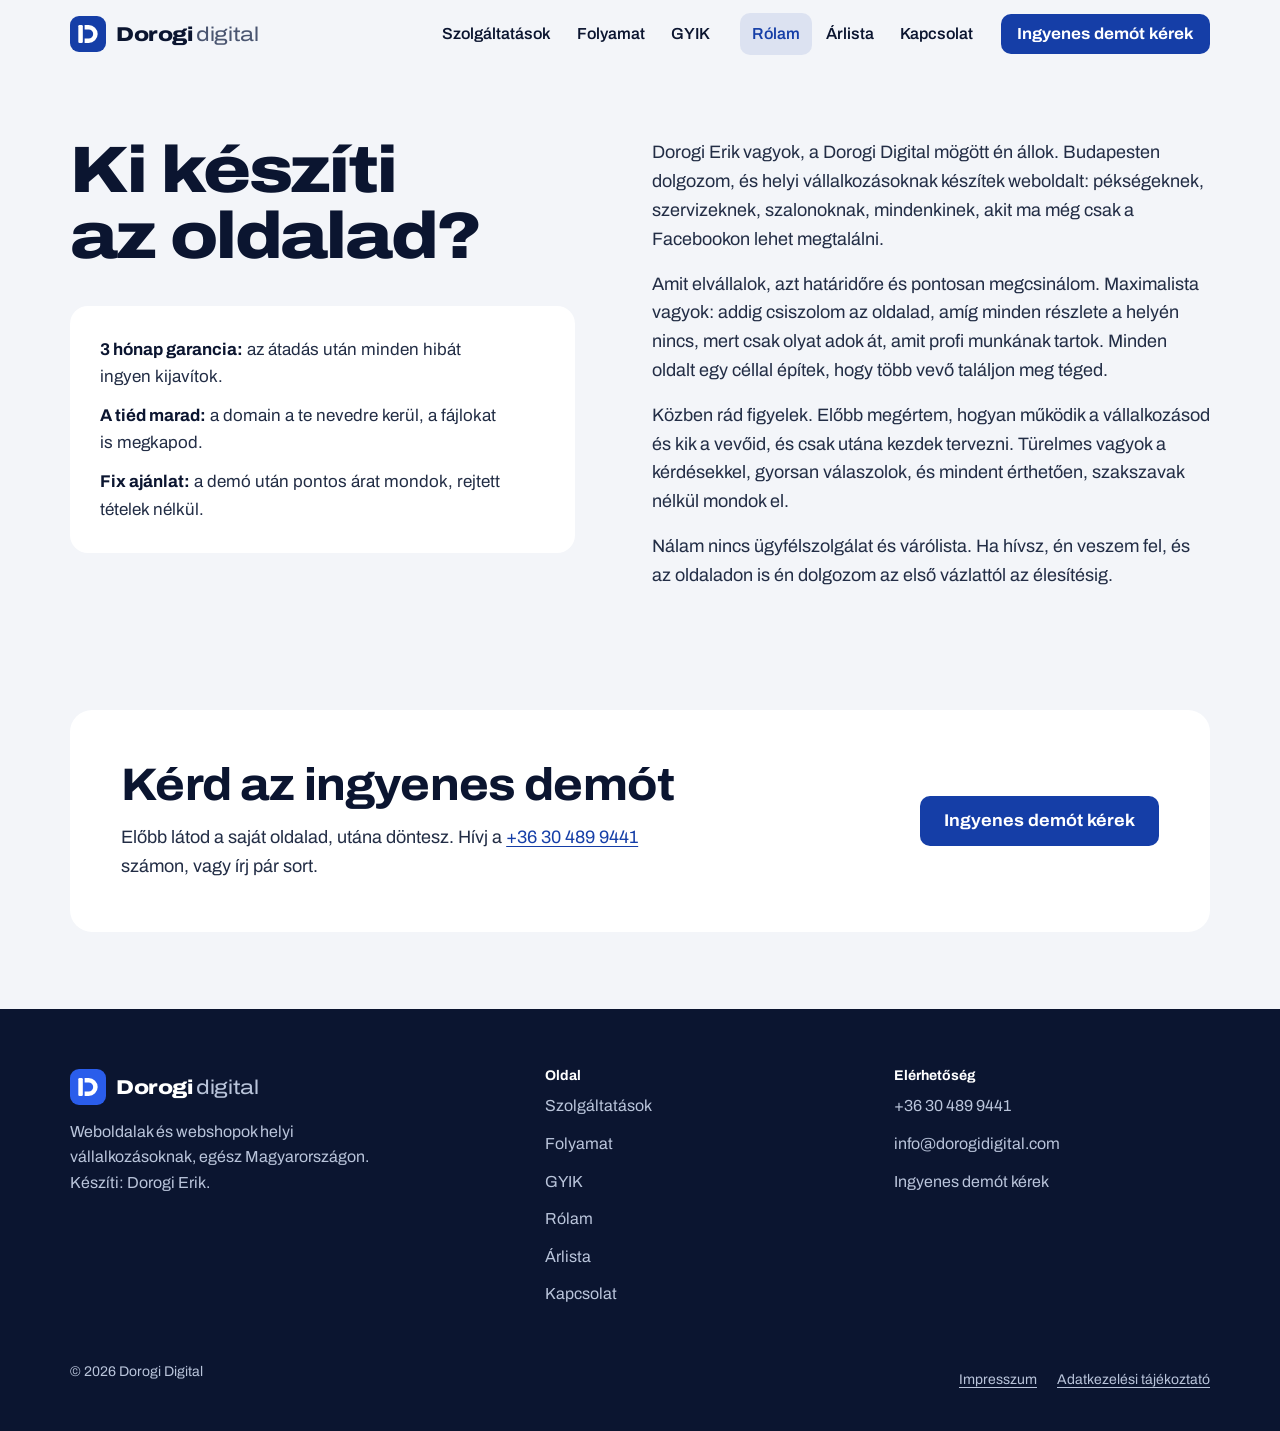
<file: rolam.html>
<!doctype html>
<html lang="hu">
<head>
<meta charset="utf-8">
<meta http-equiv="Content-Security-Policy" content="default-src 'self'; script-src 'self' 'sha256-12pLNMsBPHY6mQKIzS9/4z9NwCkJc6TZKbxjseUqWyo='; style-src 'self' 'unsafe-inline'; img-src 'self' data:; font-src 'self'; connect-src 'self' https://api.web3forms.com; form-action 'self'; base-uri 'self'; object-src 'none'; upgrade-insecure-requests">
<meta name="referrer" content="strict-origin-when-cross-origin">
<meta name="viewport" content="width=device-width, initial-scale=1">
<title>Rólam | Dorogi Digital</title>
<meta name="description" content="Dorogi Erik vagyok, a Dorogi Digital mögött én állok. Helyi vállalkozásoknak készítek weboldalt, határidőre, pontosan, 3 hónap garanciával.">
<link rel="canonical" href="https://erikdorogi03.github.io/rolam.html">
<meta property="og:type" content="website">
<meta property="og:locale" content="hu_HU">
<meta property="og:site_name" content="Dorogi Digital">
<meta property="og:url" content="https://erikdorogi03.github.io/rolam.html">
<meta property="og:title" content="Rólam | Dorogi Digital">
<meta property="og:description" content="Dorogi Erik vagyok, a Dorogi Digital mögött én állok. Helyi vállalkozásoknak készítek weboldalt, határidőre, pontosan, 3 hónap garanciával.">
<meta property="og:image" content="https://erikdorogi03.github.io/og.png">
<meta property="og:image:width" content="1200">
<meta property="og:image:height" content="630">
<meta name="twitter:card" content="summary_large_image">
<meta name="theme-color" content="#F3F5F9" media="(prefers-color-scheme: light)">
<meta name="theme-color" content="#080D1B" media="(prefers-color-scheme: dark)">
<link rel="icon" href="favicon.svg" type="image/svg+xml">
<link rel="apple-touch-icon" href="apple-touch-icon.png">
<link rel="preload" href="fonts/archivo-latin-standard-normal.woff2" as="font" type="font/woff2" crossorigin>
<link rel="preload" href="fonts/archivo-latin-ext-standard-normal.woff2" as="font" type="font/woff2" crossorigin>
<link rel="stylesheet" href="style.css">
</head>
<body>
<div class="page-loader" aria-hidden="true">
  <div class="wrap sk">
    <span class="sk-b sk-title"></span>
    <span class="sk-b sk-title sk-short"></span>
    <span class="sk-b sk-line"></span>
    <span class="sk-b sk-line"></span>
    <span class="sk-b sk-line sk-mid"></span>
    <span class="sk-b sk-btn"></span>
    <div class="sk-cards"><span class="sk-b sk-card"></span><span class="sk-b sk-card"></span><span class="sk-b sk-card"></span></div>
  </div>
</div>
<a class="skip-link" href="#top">Ugrás a tartalomra</a>
<header class="site-head">
  <div class="wrap head-row">
    <a class="brand" href="/#top"><svg class="logo" viewBox="0 0 40 40" aria-hidden="true"><rect class="lg-tile" width="40" height="40" rx="10"/><rect class="lg-stem" x="9.25" y="10" width="5" height="20" rx="1.4"/><path class="lg-bowl" fill-rule="evenodd" d="M16.25 10h4.5a10 10 0 0 1 0 20h-4.5zM16.25 15h4.5a5 5 0 0 1 0 10h-4.5z"/></svg><span class="brand-name" translate="no">Dorogi <span>digital</span></span></a>
    <nav class="nav" aria-label="Fő navigáció">
      <a href="/#szolgaltatasok">Szolgáltatások</a>
      <a href="/#folyamat">Folyamat</a>
      <a href="/#gyik">GYIK</a>
      <span class="nav-sep" aria-hidden="true"></span>
      <a href="rolam.html" aria-current="page">Rólam</a>
      <a href="arlista.html">Árlista</a>
      <a href="kapcsolat.html">Kapcsolat</a>
    </nav>
    <a class="btn btn-small" href="kapcsolat.html">Ingyenes demót kérek</a>
    <button class="menu-btn" type="button" aria-expanded="false" aria-controls="mobile-nav"><svg viewBox="0 0 16 16" aria-hidden="true"><path d="M2 4h12M2 8h12M2 12h12"/></svg>Menü</button>
  </div>
  <nav id="mobile-nav" class="mobile-nav" aria-label="Mobil navigáció" hidden>
    <div class="wrap">
      <a href="/#szolgaltatasok">Szolgáltatások</a>
      <a href="/#folyamat">Folyamat</a>
      <a href="/#gyik">GYIK</a>
      <a href="rolam.html" aria-current="page">Rólam</a>
      <a href="arlista.html">Árlista</a>
      <a href="kapcsolat.html">Kapcsolat</a>
      <a href="tel:+36304899441" class="mnav-tel">Hívás: +36&nbsp;30&nbsp;489&nbsp;9441</a>
      <a href="kapcsolat.html" class="mnav-cta">Ingyenes demót kérek</a>
    </div>
  </nav>
</header>
<main id="top" tabindex="-1" class="subpage">  <section class="section about" aria-labelledby="about-title">
    <div class="wrap about-grid">
      <div class="about-side">
        <h1 class="page-title" id="about-title">Ki készíti az oldalad?</h1>
        <ul class="about-facts">
          <li><b>3 hónap garancia:</b> az átadás után minden hibát ingyen kijavítok.</li>
          <li><b>A tiéd marad:</b> a domain a te nevedre kerül, a fájlokat is megkapod.</li>
          <li><b>Fix ajánlat:</b> a demó után pontos árat mondok, rejtett tételek nélkül.</li>
        </ul>
      </div>
      <div class="about-copy">
        <p>Dorogi Erik vagyok, a Dorogi Digital mögött én állok. Budapesten dolgozom, és helyi vállalkozásoknak készítek weboldalt: pékségeknek, szervizeknek, szalonoknak, mindenkinek, akit ma még csak a Facebookon lehet megtalálni.</p>
        <p>Amit elvállalok, azt határidőre és pontosan megcsinálom. Maximalista vagyok: addig csiszolom az oldalad, amíg minden részlete a helyén nincs, mert csak olyat adok át, amit profi munkának tartok. Minden oldalt egy céllal építek, hogy több vevő találjon meg téged.</p>
        <p>Közben rád figyelek. Előbb megértem, hogyan működik a vállalkozásod és kik a vevőid, és csak utána kezdek tervezni. Türelmes vagyok a kérdésekkel, gyorsan válaszolok, és mindent érthetően, szakszavak nélkül mondok el.</p>
        <p>Nálam nincs ügyfélszolgálat és várólista. Ha hívsz, én veszem fel, és az oldaladon is én dolgozom az első vázlattól az élesítésig.</p>
      </div>
    </div>
  </section>

  <section class="section page-cta-wrap" aria-labelledby="cta-title">
    <div class="wrap"><div class="page-cta">
      <div>
        <h2 id="cta-title">Kérd az ingyenes demót</h2>
        <p>Előbb látod a saját oldalad, utána döntesz. Hívj a <a href="tel:+36304899441">+36&nbsp;30&nbsp;489&nbsp;9441</a> számon, vagy írj pár sort.</p>
      </div>
      <div class="cta-row"><a class="btn" href="kapcsolat.html">Ingyenes demót kérek</a></div>
    </div></div>
  </section>
</main>

<footer class="site-foot">
  <div class="wrap foot-grid">
    <div class="foot-about">
      <a class="brand" href="/#top"><svg class="logo" viewBox="0 0 40 40" aria-hidden="true"><rect class="lg-tile" width="40" height="40" rx="10"/><rect class="lg-stem" x="9.25" y="10" width="5" height="20" rx="1.4"/><path class="lg-bowl" fill-rule="evenodd" d="M16.25 10h4.5a10 10 0 0 1 0 20h-4.5zM16.25 15h4.5a5 5 0 0 1 0 10h-4.5z"/></svg><span class="brand-name" translate="no">Dorogi <span>digital</span></span></a>
      <p>Weboldalak és webshopok helyi vállalkozásoknak, egész Magyarországon. Készíti: Dorogi Erik.</p>
    </div>
    <nav class="foot-col" aria-label="Lábléc navigáció">
      <h2>Oldal</h2>
      <a href="/#szolgaltatasok">Szolgáltatások</a>
      <a href="/#folyamat">Folyamat</a>
      <a href="/#gyik">GYIK</a>
      <a href="rolam.html">Rólam</a>
      <a href="arlista.html">Árlista</a>
      <a href="kapcsolat.html">Kapcsolat</a>
    </nav>
    <div class="foot-col">
      <h2>Elérhetőség</h2>
      <a href="tel:+36304899441">+36&nbsp;30&nbsp;489&nbsp;9441</a>
      <a href="mailto:info@dorogidigital.com">info@dorogidigital.com</a>
      <a href="kapcsolat.html">Ingyenes demót kérek</a>
    </div>
  </div>
  <div class="wrap foot-base">
    <span>© <span data-year>2026</span> Dorogi Digital</span>
    <nav aria-label="Jogi információk">
      <button type="button" data-open="impresszum">Impresszum</button>
      <button type="button" data-open="adatkezeles">Adatkezelési tájékoztató</button>
    </nav>
  </div>
</footer>

<div class="callbar" id="callbar" hidden>
  <a class="callbar-tel" href="tel:+36304899441"><svg viewBox="0 0 24 24" aria-hidden="true"><path d="M6.6 3.5h3l1.4 4.2-2 1.4a12 12 0 0 0 5.9 5.9l1.4-2 4.2 1.4v3a2 2 0 0 1-2.2 2A17 17 0 0 1 4.6 5.7a2 2 0 0 1 2-2.2z"/></svg>Hívás</a>
  <a class="btn callbar-cta" href="kapcsolat.html">Ingyenes demót kérek</a>
</div>

<dialog id="impresszum" aria-labelledby="impr-title">
  <div class="dlg">
    <h2 id="impr-title">Impresszum</h2>
    <dl>
      <dt>Szolgáltató</dt><dd>Dorogi Erik</dd>
      <dt>Márkanév</dt><dd>Dorogi Digital</dd>
      <dt>Cím</dt><dd>1039 Budapest, Királyok útja 194.</dd>
      <dt>Vállalkozási forma</dt><dd>Egyéni vállalkozás indítása folyamatban. A nyilvántartási számot és az adószámot a bejegyzés után itt teszem közzé.</dd>
      <dt>E-mail</dt><dd>info@dorogidigital.com</dd>
      <dt>Telefon</dt><dd>+36&nbsp;30&nbsp;489&nbsp;9441</dd>
    </dl>
    <h3>Tárhelyszolgáltató</h3>
    <dl>
      <dt>Név</dt><dd>GitHub, Inc. (GitHub Pages)</dd>
      <dt>Cím</dt><dd>88 Colin P. Kelly Jr. Street, San Francisco, CA 94107, USA</dd>
      <dt>Elérhetőség</dt><dd>support.github.com</dd>
    </dl>
    <form method="dialog"><button type="submit" class="dlg-close">Bezárás</button></form>
  </div>
</dialog>

<dialog id="adatkezeles" aria-labelledby="priv-title">
  <div class="dlg">
    <h2 id="priv-title">Adatkezelési tájékoztató</h2>
    <p>Ez az oldal nem használ sütiket, és nem követi a látogatókat. Személyes adatot csak akkor kezelek, ha az űrlapon elküldöd nekem.</p>
    <h3>Adatkezelő</h3>
    <p>Dorogi Erik, 1039 Budapest, Királyok útja 194., e-mail: info@dorogidigital.com, telefon: +36&nbsp;30&nbsp;489&nbsp;9441</p>
    <h3>Milyen adatokat kezelek, és miért?</h3>
    <p>Az űrlapon megadott nevet, vállalkozásnevet, szakmát, telefonszámot, e-mail-címet, linket és üzenetet. Kizárólag arra használom, hogy felvegyem veled a kapcsolatot, és ajánlatot vagy demót készítsek neked.</p>
    <h3>Jogalap és megőrzés</h3>
    <p>A jogalap a hozzájárulásod (GDPR 6. cikk (1) a) pont), illetve a szerződéskötést megelőző lépések (b) pont). Ha nem jön létre megrendelés, az adatokat a megkeresés lezárásáig, legfeljebb 1 évig őrzöm.</p>
    <h3>Adatfeldolgozók</h3>
    <ul>
      <li>Web3Forms: az űrlap továbbítása e-mailben</li>
      <li>GitHub, Inc.: az oldal tárhelye</li>
    </ul>
    <h3>Jogaid</h3>
    <p>Kérheted az adataidhoz való hozzáférést, helyesbítésüket, törlésüket vagy kezelésük korlátozását, és bármikor visszavonhatod a hozzájárulásod a fenti elérhetőségeken. Panasszal a Nemzeti Adatvédelmi és Információszabadság Hatósághoz fordulhatsz (1055 Budapest, Falk Miksa utca 9–11., naih.hu).</p>
    <form method="dialog"><button type="submit" class="dlg-close">Bezárás</button></form>
  </div>
</dialog>
<script src="js/motion.min.js"></script>
<script>
(function(){
  var CONFIG = { email: 'info@dorogidigital.com', phone: '+36 30 489 9441', web3formsKey: '264a63b2-8f26-47ea-b248-6eeef6f44f97' };
  var reduce = window.matchMedia && window.matchMedia('(prefers-reduced-motion: reduce)').matches;
  /* Motion (a Framer Motion csapat keretrendszer-független könyvtára): rugós mozgások. Ha nem töltődik be, a CSS-es mozgás marad. */
  var M = (!reduce && window.Motion && window.Motion.animate) ? window.Motion : null;
  var EASE = [0.23, 1, 0.32, 1];
  if (M) document.documentElement.classList.add('mo');

  /* Oldalváltás: kifakulás, beúszás, lassú betöltésnél töltőkarika */
  (function(){
    var root = document.documentElement;
    var waitTimer = null;
    var reset = function(){ root.classList.remove('pt-leave', 'pt-wait'); clearTimeout(waitTimer); };
    var ready = function(){ root.classList.add('pt-ready'); };
    if (document.readyState === 'complete') ready(); else window.addEventListener('load', ready);
    window.addEventListener('pageshow', reset);
    document.addEventListener('click', function(e){
      if (e.defaultPrevented || e.button !== 0 || e.metaKey || e.ctrlKey || e.shiftKey || e.altKey) return;
      var a = e.target.closest('a[href]');
      if (!a || a.target === '_blank' || a.hasAttribute('download')) return;
      if (a.protocol !== 'http:' && a.protocol !== 'https:') return;
      if (a.origin !== location.origin) return;
      if (window.__formDirty) return;
      if (a.pathname === location.pathname || (/\/(index\.html)?$/.test(a.pathname) && /\/(index\.html)?$/.test(location.pathname))) return;
      e.preventDefault();
      var href = a.href;
      if (!reduce) root.classList.add('pt-leave');
      waitTimer = setTimeout(function(){ root.classList.add('pt-wait'); }, reduce ? 150 : 420);
      setTimeout(function(){ location.href = href; }, reduce ? 0 : 200);
    });
  })();

  document.querySelectorAll('[data-year]').forEach(function(el){ el.textContent = new Date().getFullYear(); });

  var head = document.querySelector('.site-head');
  function onScroll(){ head.classList.toggle('scrolled', window.scrollY > 8); }
  onScroll(); window.addEventListener('scroll', onScroll, { passive: true });

  var menuBtn = document.querySelector('.menu-btn'), mnav = document.getElementById('mobile-nav');
  function setMenu(open){
    menuBtn.setAttribute('aria-expanded', String(open));
    if (open) {
      mnav.hidden = false;
      if (M) M.animate(mnav, { opacity: [0, 1], transform: ['translateY(-10px)', 'none'] }, { type: M.spring, bounce: 0.15, duration: 0.4 });
    } else if (M && !mnav.hidden) {
      M.animate(mnav, { opacity: [1, 0], transform: ['none', 'translateY(-6px)'] }, { duration: 0.16, ease: EASE }).then(function(){
        if (menuBtn.getAttribute('aria-expanded') === 'false') mnav.hidden = true;
      });
    } else mnav.hidden = true;
  }
  menuBtn.addEventListener('click', function(){ setMenu(menuBtn.getAttribute('aria-expanded') !== 'true'); });
  mnav.addEventListener('click', function(e){ if (e.target.closest('a')) setMenu(false); });
  document.addEventListener('keydown', function(e){
    if (e.key === 'Escape' && menuBtn.getAttribute('aria-expanded') === 'true') { setMenu(false); menuBtn.focus(); }
  });

  /* Nyitókép: mintaoldalak szakmánként, magától váltakozva */
  var hv = document.querySelector('.hv');
  var phone = document.querySelector('.phone');
  var toast = document.querySelector('.toast');
  var tabs = document.querySelectorAll('.pv-tab');
  if (hv) {
  var SITES = [
    { url: 'kovacspekseg.hu', toast: 'Új rendelés: 2 torta szombatra', theme: 'bakery' },
    { url: 'gasparszerviz.hu', toast: 'Új időpontkérés: műszaki vizsga', theme: 'garage' },
    { url: 'lilaszalon.hu', toast: 'Új foglalás: csütörtök 15:00', theme: 'salon' }
  ];
  var cur = 0, stopped = false;
  var sw = document.querySelector('.pv-switch'), scene = document.querySelector('.hero-scene');

  function fill(i){
    var d = SITES[i];
    hv.setAttribute('data-theme-site', d.theme);
    document.getElementById('pvUrl').textContent = d.url;
    document.getElementById('pvToast').textContent = d.toast;
    tabs.forEach(function(t, k){ t.classList.toggle('is-on', k === i); t.setAttribute('aria-pressed', String(k === i)); });
  }
  function show(i){
    if (i === cur) return;
    cur = i;
    if (reduce) { fill(i); return; }
    hv.classList.add('swapping');
    setTimeout(function(){
      fill(i);
      hv.classList.remove('swapping');
      if (M) M.animate(toast, { opacity: [0, 1], transform: ['translateY(6px) scale(.96)', 'none'] }, { duration: 0.4, ease: EASE });
      else { toast.classList.remove('pop'); void toast.offsetWidth; toast.classList.add('pop'); }
    }, 320);
  }
  /* A váltás ütemét az aktív fül csíkja adja: ha a csík megáll (egér vagy fókusz a képen), a váltás is vár */
  tabs.forEach(function(t, k){
    t.querySelector('i').addEventListener('animationend', function(){ if (!stopped && k === cur) show((cur + 1) % SITES.length); });
    t.addEventListener('click', function(){ stopped = true; sw.classList.add('stopped'); show(k); });
  });
  var pause = function(on){ sw.classList.toggle('paused', on); };
  scene.addEventListener('mouseenter', function(){ pause(true); });
  scene.addEventListener('mouseleave', function(){ if (!scene.contains(document.activeElement)) pause(false); });
  scene.addEventListener('focusin', function(){ pause(true); });
  scene.addEventListener('focusout', function(e){ if (!scene.contains(e.relatedTarget) && !scene.matches(':hover')) pause(false); });
  fill(0);
  }

  /* Mobil hívássáv: akkor jön elő, amikor a nyitó gombok már kigördültek, és eltűnik a záró blokknál, az űrlapnál és a láblécnél */
  (function(){
    var bar = document.getElementById('callbar');
    var watch = document.querySelector('.hero-cta') || document.querySelector('main h1');
    if (!bar || !watch || !('IntersectionObserver' in window)) return;
    bar.hidden = false;
    var past = false, blockers = [];
    var sync = function(){
      var on = past && !blockers.length;
      bar.classList.toggle('on', on); bar.inert = !on; bar.setAttribute('aria-hidden', String(!on));
    };
    new IntersectionObserver(function(es){ es.forEach(function(e){ past = !e.isIntersecting && e.boundingClientRect.top < 0; }); sync(); }).observe(watch);
    var bio = new IntersectionObserver(function(es){
      es.forEach(function(e){ var k = blockers.indexOf(e.target); if (e.isIntersecting && k < 0) blockers.push(e.target); else if (!e.isIntersecting && k > -1) blockers.splice(k, 1); });
      sync();
    });
    document.querySelectorAll('.page-cta,.form-card,.site-foot').forEach(function(b){ bio.observe(b); });
    sync();
  })();

  /* Google-értékelések: a reviews.json-t naponta frissíti a GitHub, üresen rejtve marad */
  (function(){
    var sec = document.getElementById('ertekelesek');
    if (!sec || !window.fetch) return;
    var esc = function(t){ return String(t).replace(/[&<>"']/g, function(c){ return { '&': '&amp;', '<': '&lt;', '>': '&gt;', '"': '&quot;', "'": '&#39;' }[c]; }); };
    var STAR = '<path d="M10 1.6l2.6 5.3 5.8.8-4.2 4.1 1 5.8L10 14.9l-5.2 2.7 1-5.8L1.6 7.7l5.8-.8z"/>';
    var stars = function(n){ n = Math.max(0, Math.min(5, Math.round(Number(n) || 0))); var h = ''; for (var k = 0; k < 5; k++) h += '<svg viewBox="0 0 20 20" aria-hidden="true"' + (k < n ? '' : ' class="off"') + '>' + STAR + '</svg>'; return h; };
    fetch('reviews.json', { cache: 'no-store' }).then(function(r){ return r.ok ? r.json() : null; }).then(function(d){
      if (!d || !d.reviews || !d.reviews.length) return;
      document.getElementById('revAvg').textContent = (Number(d.rating) || 0).toFixed(1).replace('.', ',');
      document.getElementById('revStars').innerHTML = stars(d.rating);
      document.getElementById('revCount').textContent = (Number(d.count) || 0) + ' értékelés a Google-ben';
      if (typeof d.url === 'string' && /^https:\/\//.test(d.url)) document.getElementById('revAll').href = d.url; else document.getElementById('revAll').hidden = true;
      document.getElementById('revList').innerHTML = d.reviews.filter(function(v){ return v.text; }).slice(0, 6).map(function(v){
        var init = (v.author || '?').trim().charAt(0).toUpperCase();
        return '<figure class="rev">' +
          '<div class="rev-stars" role="img" aria-label="' + (Number(v.rating) || 0) + ' csillag">' + stars(v.rating) + '</div>' +
          '<blockquote>' + esc(v.text) + '</blockquote>' +
          '<figcaption><span class="rev-av" aria-hidden="true">' + esc(init) + '</span><span><b>' + esc(v.author) + '</b><small>' + esc(v.time || '') + '</small></span></figcaption>' +
          '</figure>';
      }).join('');
      sec.hidden = false;
    }).catch(function(){});
  })();

  /* Görgetés: megjelenés, parallax, folyamat-vonal, számláló */
  if (!reduce && 'IntersectionObserver' in window) {
    var targets = [];
    var tag = function(el, i){ el.setAttribute('data-reveal', ''); el.style.setProperty('--d', (i * 90) + 'ms'); targets.push(el); };
    document.querySelectorAll('.sec-head,.problem-head > h2,.stat,.extras,.band-copy,.steps-note,.care,.price-note,.contact-copy,.form-card').forEach(function(el){ tag(el, 0); });
    document.querySelectorAll('.pains,.svc-list,.whys,.prices,.about-facts').forEach(function(g){
      Array.prototype.forEach.call(g.children, function(c, i){ tag(c, i % 3); });
    });
    var msgCard = document.querySelector('.msg-card'); if (msgCard) tag(msgCard, 3);

    var statNum = document.querySelector('.stat-num'), counted = false;
    var countUp = function(){
      if (counted || !statNum) return; counted = true;
      var end = parseInt(statNum.textContent, 10) || 35, t0 = null;
      statNum.textContent = '0%';
      var step = function(t){
        if (!t0) t0 = t;
        var k = Math.min(1, (t - t0) / 1300), e = 1 - Math.pow(1 - k, 3);
        statNum.textContent = Math.round(end * e) + '%';
        if (k < 1) requestAnimationFrame(step);
      };
      requestAnimationFrame(step);
    };

    document.documentElement.classList.add('motion');
    if (M && M.inView) {
      /* Motion: rugós beúszás, a csoportok elemei egymás után (stagger) */
      targets.forEach(function(t){
        var shown = false;
        M.inView(t, function(){
          if (shown) return; shown = true;
          var from = t.classList.contains('msg-card') ? 'translateY(22px) scale(.94)' : 'translateY(18px)';
          var delay = (parseInt(t.style.getPropertyValue('--d'), 10) || 0) / 1000;
          M.animate(t, { opacity: [0, 1], transform: [from, 'none'] }, { type: M.spring, bounce: 0.2, duration: 0.75, delay: delay })
            .then(function(){ t.classList.add('in'); });
          if (t.classList.contains('stat')) countUp();
        }, { margin: '0px 0px -8% 0px', amount: 0.12 });
      });
    } else {
      var io = new IntersectionObserver(function(entries){
        entries.forEach(function(en){
          if (!en.isIntersecting) return;
          en.target.classList.add('in'); io.unobserve(en.target);
          if (en.target.classList.contains('stat')) countUp();
        });
      }, { rootMargin: '0px 0px -8% 0px', threshold: 0.12 });
      targets.forEach(function(t){ io.observe(t); });
    }

    var tilt = document.getElementById('tilt');
    var lastY = window.scrollY, ang = 0, angV = 0, swinging = false;
    var swingLoop = function(){
      angV += -0.07 * ang; angV *= 0.9; ang += angV;
      ang = Math.max(-9, Math.min(9, ang));
      tilt.style.setProperty('--tx', ang.toFixed(3) + 'deg');
      tilt.style.setProperty('--rz', (ang * -0.28).toFixed(3) + 'deg');
      if (Math.abs(ang) > 0.02 || Math.abs(angV) > 0.02) requestAnimationFrame(swingLoop);
      else { ang = 0; angV = 0; tilt.style.setProperty('--tx', '0deg'); tilt.style.setProperty('--rz', '0deg'); swinging = false; }
    };
    var steps = document.querySelector('.steps');
    var stepItems = steps ? steps.children : [];
    var mocks = document.querySelectorAll('.mock');
    var speeds = [0.05, -0.035, 0.065];
    var ticking = false;
    var update = function(){
      ticking = false;
      var vh = window.innerHeight, y = window.scrollY;
      if (hv && hv.getBoundingClientRect().bottom > 0) {
        phone.style.translate = '0 ' + Math.max(-70, -y * 0.08).toFixed(1) + 'px';
        toast.style.translate = '0 ' + Math.max(-120, -y * 0.15).toFixed(1) + 'px';
      }
      if (steps) {
        var r = steps.getBoundingClientRect();
        var p = Math.max(0, Math.min(1, (vh * 0.82 - r.top) / (vh * 0.42)));
        steps.style.setProperty('--p', p.toFixed(3));
        for (var i = 0; i < stepItems.length; i++) {
          stepItems[i].classList.toggle('lit', p > 0.001 && p >= i / (stepItems.length - 1) - 0.02);
        }
      }
      var wide = window.innerWidth > 900;
      mocks.forEach(function(m, i){
        if (!wide) { m.style.translate = ''; return; }
        var mr = m.getBoundingClientRect();
        var off = Math.max(-26, Math.min(26, (mr.top + mr.height / 2 - vh / 2) * speeds[i % 3]));
        m.style.translate = '0 ' + off.toFixed(1) + 'px';
      });
    };
    window.addEventListener('scroll', function(){
      var y = window.scrollY, dy = y - lastY; lastY = y;
      if (hv && hv.getBoundingClientRect().bottom > 0) {
        angV += Math.max(-1.6, Math.min(1.6, dy * 0.02));
        if (!swinging) { swinging = true; requestAnimationFrame(swingLoop); }
      }
      if (!ticking) { ticking = true; requestAnimationFrame(update); }
    }, { passive: true });
    window.addEventListener('resize', update);
    update();
  }

  /* Jogi ablakok */
  function closeDlg(d){
    if (!d.open) return;
    if (!M) { d.close(); return; }
    M.animate(d, { opacity: [1, 0], transform: ['none', 'scale(.97)'] }, { duration: 0.15, ease: EASE }).then(function(){ d.close(); });
  }
  document.querySelectorAll('[data-open]').forEach(function(b){
    b.addEventListener('click', function(){
      var d = document.getElementById(b.getAttribute('data-open'));
      if (!d) return;
      if (typeof d.showModal === 'function') d.showModal(); else d.setAttribute('open', '');
      /* Kis képernyőn se a lap aljára (a Bezárás gombra) nyíljon: a fókusz a címre kerül */
      var t = d.querySelector('h2'); if (t) { t.setAttribute('tabindex', '-1'); t.focus({ preventScroll: true }); }
      d.scrollTop = 0;
      if (M) M.animate(d, { opacity: [0, 1], transform: ['scale(.96)', 'none'] }, { type: M.spring, bounce: 0.2, duration: 0.45 });
    });
  });
  document.querySelectorAll('dialog').forEach(function(d){
    d.addEventListener('click', function(e){ if (e.target === d) closeDlg(d); });
    d.addEventListener('cancel', function(e){ if (M) { e.preventDefault(); closeDlg(d); } });
    d.querySelectorAll('form[method="dialog"]').forEach(function(f){
      f.addEventListener('submit', function(e){ if (M) { e.preventDefault(); closeDlg(d); } });
    });
  });

  /* Űrlap */
  var form = document.getElementById('demoForm');
  if (form) {
  var statusEl = document.getElementById('formStatus');
  var submitBtn = document.getElementById('f-submit');
  var done = document.getElementById('formDone');
  var fb = document.getElementById('formFallback');
  var fbMsg = document.getElementById('fbMsg');
  var fbIntro = document.getElementById('fbIntro');
  var fbMail = document.getElementById('fbMail');
  var fbCopy = document.getElementById('fbCopy');
  var keyReady = CONFIG.web3formsKey && CONFIG.web3formsKey.indexOf('{{') !== 0;
  var F = form.elements;
  /* Félig kitöltött űrlapnál a böngésző rákérdez, mielőtt elhagyod az oldalt */
  form.addEventListener('input', function(){ window.__formDirty = ['name', 'company', 'phone', 'email', 'trade', 'link', 'message'].some(function(n){ return F[n].value.trim(); }); });
  window.addEventListener('beforeunload', function(e){ if (window.__formDirty) { e.preventDefault(); e.returnValue = ''; } });

  /* Telefonszám-maszk: gépelés közben +36 30 123 4567 formára alakít (Budapest: +36 1 234 5678), külföldi számot nem bánt */
  function fmtPhone(v){
    var plus = /^\s*\+/.test(v), dg = v.replace(/\D/g, '');
    if (!dg) return plus ? '+' : '';
    if (plus && dg.slice(0, 2) !== '36') return '+' + dg;
    var rest;
    if (plus || dg.slice(0, 2) === '36' || dg.slice(0, 2) === '06') rest = dg.slice(2); // taste-skill-ignore: 06 = magyar előhívó
    else if (dg === '0' || dg === '3') return dg;
    else rest = dg;
    rest = rest.slice(0, 9);
    var groups = rest.charAt(0) === '1' ? [1, 3, 4] : [2, 3, 4], out = '+36', k = 0;
    for (var i = 0; i < groups.length && k < rest.length; i++) { out += ' ' + rest.slice(k, k + groups[i]); k += groups[i]; }
    return out;
  }
  function phoneOk(v){
    var plus = /^\s*\+/.test(v), dg = v.replace(/\D/g, '');
    if (plus && dg.slice(0, 2) !== '36') return dg.length >= 8 && dg.length <= 15;
    var rest = dg.slice(0, 2) === '36' || dg.slice(0, 2) === '06' ? dg.slice(2) : dg; // taste-skill-ignore: 06 = magyar előhívó
    return rest.length === 8 || rest.length === 9;
  }
  function applyPhone(inp){
    var v = inp.value, pos = inp.selectionStart == null ? v.length : inp.selectionStart, atEnd = pos >= v.length;
    var nv = fmtPhone(v); if (nv === v) return;
    var before = v.slice(0, pos).replace(/\D/g, '').length;
    var shift = nv.replace(/\D/g, '').length - v.replace(/\D/g, '').length;
    inp.value = nv;
    if (document.activeElement !== inp) return;
    if (atEnd) { inp.setSelectionRange(nv.length, nv.length); return; }
    var target = before + Math.max(0, shift), p = 0, c = 0;
    while (p < nv.length && c < target) { if (/\d/.test(nv.charAt(p))) c++; p++; }
    inp.setSelectionRange(p, p);
  }
  var phoneIn = F.phone;
  phoneIn.addEventListener('beforeinput', function(e){
    if (e.inputType !== 'deleteContentBackward') return;
    var s = phoneIn.selectionStart, en = phoneIn.selectionEnd, v = phoneIn.value;
    if (s !== en || s === 0 || /\d/.test(v.charAt(s - 1))) return;
    var i = s - 1; while (i > 0 && !/\d/.test(v.charAt(i - 1))) i--;
    if (i === 0) return;
    e.preventDefault();
    phoneIn.value = v.slice(0, i - 1) + v.slice(s);
    phoneIn.setSelectionRange(i - 1, i - 1);
    applyPhone(phoneIn); recheck();
  });
  phoneIn.addEventListener('input', function(){ applyPhone(phoneIn); });

  /* Szakma: gépelve kereshető és görgethető lista (ARIA combobox); JS nélkül sima szövegmező */
  var tradeIn = F.trade;
  var TRADES = ['Pékség', 'Cukrászda', 'Kávézó', 'Étterem', 'Büfé, gyorsétterem', 'Borászat', 'Fodrászat', 'Borbély', 'Kozmetika', 'Körömszalon', 'Szépségszalon', 'Masszázs', 'Tetoválószalon', 'Autószerviz', 'Gumiszerviz', 'Autómosó', 'Autókereskedés', 'Autósiskola', 'Villanyszerelő', 'Vízszerelő', 'Gázszerelő', 'Klímaszerelő', 'Festő, mázoló', 'Burkoló', 'Asztalos', 'Kőműves, építőipar', 'Tetőfedő', 'Lakatos', 'Kertész', 'Takarítás', 'Költöztetés', 'Ingatlaniroda', 'Könyvelő', 'Ügyvéd', 'Biztosítás', 'Fogorvos', 'Magánorvos', 'Gyógytorna', 'Pszichológus', 'Állatorvos', 'Kutyakozmetika', 'Edzőterem', 'Személyi edző', 'Jóga, mozgásstúdió', 'Nyelviskola', 'Magántanár', 'Fotós', 'Videós', 'Rendezvényszervezés', 'Esküvői szolgáltatás', 'Virágbolt', 'Ajándékbolt', 'Ruhabolt', 'Szállás, panzió', 'Webshop', 'Egyéb'];
  (function(){
    var list = document.getElementById('f-trade-list'), btn = form.querySelector('.combo-btn'), live = document.getElementById('f-trade-status');
    var norm = function(t){ return t.toLowerCase().normalize('NFD').replace(/[̀-ͯ]/g, ''); };
    var items = [], active = -1, isOpen = false;
    tradeIn.setAttribute('role', 'combobox'); tradeIn.setAttribute('aria-autocomplete', 'list');
    tradeIn.setAttribute('aria-expanded', 'false'); tradeIn.setAttribute('aria-controls', 'f-trade-list');
    btn.hidden = false; btn.setAttribute('aria-controls', 'f-trade-list'); btn.setAttribute('aria-expanded', 'false');
    function render(q){
      var nq = norm(q.trim()), cur = norm(tradeIn.value.trim());
      var res = TRADES.map(function(t){ return { t: t, i: nq ? norm(t).indexOf(nq) : 0 }; }).filter(function(o){ return o.i > -1; });
      if (nq) res.sort(function(a, b){ return (a.i === 0 ? 0 : 1) - (b.i === 0 ? 0 : 1); });
      list.textContent = ''; items = []; active = -1; tradeIn.removeAttribute('aria-activedescendant');
      res.forEach(function(o, k){
        var li = document.createElement('li');
        li.id = 'f-trade-o' + k; li.setAttribute('role', 'option'); li.setAttribute('data-value', o.t);
        li.setAttribute('aria-selected', String(norm(o.t) === cur));
        var txt = document.createElement('span');
        if (nq) {
          var m = document.createElement('mark'); m.textContent = o.t.slice(o.i, o.i + nq.length);
          txt.appendChild(document.createTextNode(o.t.slice(0, o.i))); txt.appendChild(m); txt.appendChild(document.createTextNode(o.t.slice(o.i + nq.length)));
        } else txt.textContent = o.t;
        li.appendChild(txt); list.appendChild(li); items.push(li);
      });
      if (!res.length) {
        var e = document.createElement('li'); e.className = 'combo-empty'; e.setAttribute('role', 'presentation');
        e.textContent = 'Nincs ilyen a listán. Nyugodtan írd be, így is elküldheted.'; list.appendChild(e);
      }
      live.textContent = res.length ? res.length + ' találat a listában' : 'Nincs találat, a beírt szöveg megy el.';
    }
    function setActive(k){
      if (active > -1 && items[active]) items[active].classList.remove('is-active');
      active = k;
      if (k > -1 && items[k]) { items[k].classList.add('is-active'); tradeIn.setAttribute('aria-activedescendant', items[k].id); items[k].scrollIntoView({ block: 'nearest' }); }
      else tradeIn.removeAttribute('aria-activedescendant');
    }
    function open(){
      if (isOpen) return; isOpen = true;
      list.hidden = false; tradeIn.setAttribute('aria-expanded', 'true'); btn.setAttribute('aria-expanded', 'true');
      /* Telefonon a mezőt felgörgeti, hogy a lista ne a billentyűzet alá nyíljon */
      if (window.matchMedia('(max-width: 700px)').matches) tradeIn.closest('.field').scrollIntoView({ block: 'start', behavior: reduce ? 'auto' : 'smooth' });
      if (M) M.animate(list, { opacity: [0, 1], transform: ['translateY(-6px) scale(.98)', 'none'] }, { duration: 0.18, ease: EASE });
    }
    function close(){
      if (!isOpen) return; isOpen = false;
      tradeIn.setAttribute('aria-expanded', 'false'); btn.setAttribute('aria-expanded', 'false'); setActive(-1);
      if (M) M.animate(list, { opacity: [1, 0], transform: ['none', 'translateY(-4px) scale(.98)'] }, { duration: 0.12, ease: EASE }).then(function(){ if (!isOpen) list.hidden = true; });
      else list.hidden = true;
    }
    function showAll(){
      var v = norm(tradeIn.value.trim()), exact = v && TRADES.some(function(t){ return norm(t) === v; });
      render(exact ? '' : tradeIn.value); open();
      if (exact) for (var k = 0; k < items.length; k++) if (items[k].getAttribute('aria-selected') === 'true') { setActive(k); break; }
    }
    function choose(li){ tradeIn.value = li.getAttribute('data-value'); close(); }
    tradeIn.addEventListener('input', function(){ render(tradeIn.value); open(); });
    tradeIn.addEventListener('click', function(){ if (!isOpen) showAll(); });
    tradeIn.addEventListener('blur', close);
    tradeIn.addEventListener('keydown', function(e){
      if (e.key === 'ArrowDown') { e.preventDefault(); if (!isOpen) showAll(); setActive(Math.min(items.length - 1, active + 1)); }
      else if (e.key === 'ArrowUp') { e.preventDefault(); if (e.altKey) close(); else if (isOpen) setActive(Math.max(0, active - 1)); }
      else if (e.key === 'Enter') { if (isOpen && active > -1) { e.preventDefault(); choose(items[active]); } }
      else if (e.key === 'Escape') { if (isOpen) { e.preventDefault(); close(); } }
    });
    btn.addEventListener('mousedown', function(e){ e.preventDefault(); });
    btn.addEventListener('click', function(){ if (isOpen) close(); else { tradeIn.focus(); showAll(); } });
    list.addEventListener('mousedown', function(e){ e.preventDefault(); });
    list.addEventListener('click', function(e){ var li = e.target.closest('li[role="option"]'); if (li) choose(li); });
  })();

  /* Hibaüzenet közvetlenül a mező alatt, ikonnal (nem csak színnel jelezve) */
  function setErr(id, inputs, msg){
    var el = document.getElementById(id);
    inputs.forEach(function(i){ if (msg) i.setAttribute('aria-invalid', 'true'); else i.removeAttribute('aria-invalid'); });
    if (msg) {
      var wasHidden = el.hidden; el.textContent = msg; el.hidden = false;
      if (wasHidden && M) M.animate(el, { opacity: [0, 1], transform: ['translateY(-4px)', 'none'] }, { duration: 0.18, ease: EASE });
    } else { el.hidden = true; el.textContent = ''; }
    return !msg;
  }
  var checks = {
    name: function(){ return setErr('f-name-err', [F.name], F.name.value.trim() ? '' : 'Add meg a neved.'); },
    reach: function(){
      var p = F.phone.value.trim(), m = F.email.value.trim(), ok = true;
      ok = setErr('f-reach-err', [], p || m ? '' : 'Adj meg telefonszámot vagy e-mail-címet, hogy elérjelek.') && ok;
      ok = setErr('f-phone-err', [F.phone], p && !phoneOk(p) ? 'A telefonszám hiányos, például: +36 30 123 4567.' : '') && ok;
      ok = setErr('f-email-err', [F.email], m && !/^[^\s@]+@[^\s@]+\.[^\s@]{2,}$/.test(m) ? 'Az e-mail-cím formátuma hibás, például: nev@pelda.hu.' : '') && ok;
      if (!p && !m) { F.phone.setAttribute('aria-invalid', 'true'); F.email.setAttribute('aria-invalid', 'true'); }
      return ok;
    },
    consent: function(){ return setErr('f-consent-err', [F.consent], F.consent.checked ? '' : 'Az adatkezelési tájékoztató elfogadása nélkül nem tudom felvenni veled a kapcsolatot.'); }
  };
  var touched = {};
  function recheck(){ Object.keys(touched).forEach(function(k){ checks[k](); }); }
  [['name', [F.name]], ['reach', [F.phone, F.email]], ['consent', [F.consent]]].forEach(function(pair){
    pair[1].forEach(function(inp){
      inp.addEventListener('blur', function(){ if (inp.value.trim() || touched[pair[0]]) { touched[pair[0]] = true; checks[pair[0]](); } });
      inp.addEventListener(inp.type === 'checkbox' ? 'change' : 'input', function(){ if (touched[pair[0]]) checks[pair[0]](); });
    });
  });

  function compose(d){
    return 'Új demó-igénylés a weboldalról\n\n' +
      'Név: ' + d.name + '\n' +
      'Vállalkozás: ' + (d.company || '-') + '\n' +
      'Szakma: ' + (d.trade || '-') + '\n' +
      'Telefon: ' + (d.phone || '-') + '\n' +
      'E-mail: ' + (d.email || '-') + '\n' +
      'Mire van szükség: ' + d.need + '\n' +
      'Facebook / weboldal: ' + (d.link || '-') + '\n\n' +
      'Üzenet:\n' + (d.message || '-');
  }
  function reveal(panel){
    form.hidden = true; panel.hidden = false; panel.focus();
    if (M) {
      M.animate(panel, { opacity: [0, 1], transform: ['translateY(12px) scale(.98)', 'none'] }, { type: M.spring, bounce: 0.25, duration: 0.6 });
      var tick = panel.querySelector('.ok-mark path');
      if (tick) M.animate(tick, { strokeDashoffset: [32, 0] }, { duration: 0.45, delay: 0.2, ease: EASE });
    }
  }
  function showFallback(text, intro){
    fbMsg.value = text;
    fbIntro.textContent = intro;
    fbMail.href = 'mailto:' + CONFIG.email + '?subject=' + encodeURIComponent('Ingyenes demó igénylése') + '&body=' + encodeURIComponent(text);
    reveal(fb);
  }
  fbCopy.addEventListener('click', function(){
    var ok = function(){ fbCopy.textContent = 'Kimásolva'; setTimeout(function(){ fbCopy.textContent = 'Üzenet másolása'; }, 2200); };
    var manual = function(){ fbMsg.focus(); fbMsg.select(); fbCopy.textContent = 'Jelöld ki és másold'; };
    try { navigator.clipboard.writeText(fbMsg.value).then(ok, manual); } catch (e) { manual(); }
  });
  document.getElementById('fbBack').addEventListener('click', function(){ fb.hidden = true; form.hidden = false; });

  form.addEventListener('submit', function(e){
    e.preventDefault();
    statusEl.textContent = ''; statusEl.className = 'status';
    touched = { name: true, reach: true, consent: true };
    var okName = checks.name(), okReach = checks.reach(), okConsent = checks.consent();
    if (!(okName && okReach && okConsent)) {
      var bad = form.querySelectorAll('[aria-invalid="true"]');
      statusEl.textContent = 'Nézd át a pirossal jelölt ' + (bad.length > 1 ? 'mezőket.' : 'mezőt.');
      statusEl.className = 'status err';
      if (bad[0]) bad[0].focus();
      return;
    }
    if (F.botcheck.checked) return;
    var d = {
      name: F.name.value.trim(), company: F.company.value.trim(), trade: F.trade.value.trim(), phone: F.phone.value.trim(),
      email: F.email.value.trim(), link: F.link.value.trim(), message: F.message.value.trim(),
      need: (form.querySelector('input[name="need"]:checked') || { value: 'Nem jelölte' }).value
    };
    var text = compose(d);
    if (!keyReady) { showFallback(text, 'Összeállítottam az üzenetedet. Küldd el e-mailben, vagy hívj fel.'); return; }

    submitBtn.disabled = true; submitBtn.setAttribute('aria-busy', 'true'); submitBtn.textContent = 'Küldés…';
    fetch('https://api.web3forms.com/submit', {
      method: 'POST',
      headers: { 'Content-Type': 'application/json', 'Accept': 'application/json' },
      body: JSON.stringify({
        access_key: CONFIG.web3formsKey,
        subject: 'Új demó-igénylés: ' + (d.company || d.name),
        from_name: 'Dorogi Digital weboldal',
        'Név': d.name, 'Vállalkozás': d.company, 'Szakma': d.trade, 'Telefon': d.phone, 'E-mail': d.email,
        'Mire van szükség': d.need, 'Facebook / weboldal': d.link, 'Üzenet': d.message,
        replyto: d.email || undefined
      })
    }).then(function(r){ return r.json(); }).then(function(j){
      if (!j.success) throw new Error(j.message || 'hiba');
      window.__formDirty = false; reveal(done);
    }).catch(function(){
      showFallback(text, 'Az üzenetet most nem sikerült elküldeni. Küldd el e-mailben, vagy hívj fel.');
    }).then(function(){
      submitBtn.disabled = false; submitBtn.removeAttribute('aria-busy'); submitBtn.textContent = 'Ingyenes demót kérek';
    });
  });
  }
})();
</script>

</body>
</html>
</file>
<file: style.css>
@font-face{font-family:'Archivo';font-style:normal;font-display:swap;font-weight:100 900;font-stretch:62% 125%;src:url(fonts/archivo-latin-ext-standard-normal.woff2) format('woff2-variations'),url(fonts/archivo-latin-ext-standard-normal.woff2) format('woff2');unicode-range:U+0100-02BA,U+02BD-02C5,U+02C7-02CC,U+02CE-02D7,U+02DD-02FF,U+0304,U+0308,U+0329,U+1D00-1DBF,U+1E00-1E9F,U+1EF2-1EFF,U+2020,U+20A0-20AB,U+20AD-20C0,U+2113,U+2C60-2C7F,U+A720-A7FF}
@font-face{font-family:'Archivo';font-style:normal;font-display:swap;font-weight:100 900;font-stretch:62% 125%;src:url(fonts/archivo-latin-standard-normal.woff2) format('woff2-variations'),url(fonts/archivo-latin-standard-normal.woff2) format('woff2');unicode-range:U+0000-00FF,U+0131,U+0152-0153,U+02BB-02BC,U+02C6,U+02DA,U+02DC,U+0304,U+0308,U+0329,U+2000-206F,U+20AC,U+2122,U+2191,U+2193,U+2212,U+2215,U+FEFF,U+FFFD}
:root{
  /* Dorogi Digital – „B” paletta (mélyebb kék + aranyos sárga). Minden szöveg ≥4,5:1, minden vezérlő-határ ≥3:1, világos és sötét módban is. */
  --paper:#F3F5F9;
  --surface:#FFFFFF;
  --ink:#0B1530;
  --ink-body:#222D45;
  --ink-soft:#4A5570;
  --line:#D6DCE7;
  --field-line:#7C879F;
  --enamel:#153EA7;
  --enamel-deep:#13317A;
  --accent-text:#153EA7;
  --brass:#E3A63B;
  --brass-text:#7D4A14;
  --focus:#B97A17;
  --err:#B42318;
  --band-bg:#153EA7;
  --band-fg:#FFFFFF;
  --band-soft:#D3DEFB;
  --foot-bg:#0B1530;
  --foot-fg:#B9C4DA;
  --foot-strong:#FFFFFF;
  --on-enamel:#FFFFFF;
  --shadow-color:rgba(10,22,52,.32);
  --ok:#1F9D55;
  --ok-bg:#E2F4E9;
  --ok-text:#15703F;
  --device:#0B1530;
  --logo-tile:#153EA7;
  --logo-mark:#FFFFFF;
  --star:#F2B705;
  --font-display:'Archivo','Archivo Variable','Helvetica Neue',Arial,sans-serif;
  --font-body:'Archivo','Archivo Variable','Helvetica Neue',Arial,sans-serif;
  --wrap:1180px;
  --r-control:10px;
  --r-panel:18px;
  --ease-out:cubic-bezier(.23,1,.32,1);
  --ease-in-out:cubic-bezier(.77,0,.175,1);
  interpolate-size:allow-keywords;
}
@media (prefers-color-scheme:dark){
  :root:not([data-theme="light"]){
    --paper:#080D1B;--surface:#0F172B;--ink:#E9EDF6;--ink-body:#C9D1E1;--ink-soft:#A0AAC0;--line:#232D45;--field-line:#5B6782;
    --enamel:#2A5DEB;--enamel-deep:#1B4DDB;--accent-text:#99BAFD;--brass:#E9B04F;--brass-text:#EDBA62;--focus:#E9B04F;
    --err:#FF8A80;--band-bg:#13317A;--band-soft:#C5D4FF;--foot-bg:#050913;--foot-fg:#A3B0C8;
    --shadow-color:rgba(0,0,0,.6);--ok:#3FCB7E;--ok-bg:#12321F;--ok-text:#7EE2A8;--device:#26324D;--logo-tile:#2A5DEB;color-scheme:dark;
  }
}
:root[data-theme="dark"]{
  --paper:#080D1B;--surface:#0F172B;--ink:#E9EDF6;--ink-body:#C9D1E1;--ink-soft:#A0AAC0;--line:#232D45;--field-line:#5B6782;
    --enamel:#2A5DEB;--enamel-deep:#1B4DDB;--accent-text:#99BAFD;--brass:#E9B04F;--brass-text:#EDBA62;--focus:#E9B04F;
    --err:#FF8A80;--band-bg:#13317A;--band-soft:#C5D4FF;--foot-bg:#050913;--foot-fg:#A3B0C8;
    --shadow-color:rgba(0,0,0,.6);--ok:#3FCB7E;--ok-bg:#12321F;--ok-text:#7EE2A8;--device:#26324D;--logo-tile:#2A5DEB;color-scheme:dark;
}

/* Alapok */
*,*::before,*::after{box-sizing:border-box}
html{scroll-behavior:smooth;-webkit-text-size-adjust:100%;scroll-padding-top:84px}
body{margin:0;background:var(--paper);color:var(--ink);font-family:var(--font-body);font-size:1.0625rem;line-height:1.6;font-stretch:100%;-webkit-font-smoothing:antialiased;text-rendering:optimizeLegibility;overflow-x:clip}
body::before{content:"";position:fixed;inset:0 0 auto;height:env(safe-area-inset-top,0px);z-index:60;background:var(--paper)}
img,svg{max-width:100%}
[hidden]{display:none!important}
html{-webkit-tap-highlight-color:color-mix(in srgb,var(--enamel) 14%,transparent)}
a,button,input,textarea,label,summary,[role="option"]{touch-action:manipulation}
main:focus{outline:none}
.skip-link{position:fixed;left:16px;top:-80px;z-index:300;background:var(--enamel);color:var(--on-enamel);font-weight:650;padding:12px 18px;border-radius:var(--r-control);text-decoration:none;transition:top .18s var(--ease-out)}
.skip-link:focus-visible{top:12px}
a{color:var(--accent-text);text-underline-offset:.18em;text-decoration-thickness:.07em}
:focus-visible{outline:3px solid var(--focus);outline-offset:3px;border-radius:6px}
::selection{background:color-mix(in srgb,var(--enamel) 22%,transparent)}
h1,h2,h3{font-family:var(--font-display);font-stretch:116%;font-weight:780;letter-spacing:-.018em;line-height:1.06;margin:0;text-wrap:balance;color:var(--ink)}
h2{font-size:clamp(1.65rem,1.2rem + 2.3vw,2.85rem);font-stretch:108%;font-weight:740}
h3{font-size:1.25rem;font-stretch:108%;font-weight:720;letter-spacing:-.01em;line-height:1.2}
p{margin:0;text-wrap:pretty}
li,figcaption,dd,blockquote{text-wrap:pretty}
.sr-only{position:absolute;width:1px;height:1px;padding:0;margin:-1px;overflow:hidden;clip:rect(0,0,0,0);white-space:nowrap;border:0}
.wrap{max-width:var(--wrap);margin-inline:auto;padding-left:max(20px,env(safe-area-inset-left,0px));padding-right:max(20px,env(safe-area-inset-right,0px))}
.section{padding-block:clamp(56px,7.5vw,112px)}
/* két azonos hátterű szekció között ne duplázódjon a térköz */
.section:not(.section-alt)+.section:not(.section-alt),.section:not(.section-alt)+[hidden]+.section:not(.section-alt){padding-top:clamp(8px,2vw,24px)}
.section-alt{background:var(--surface)}
.sec-head{display:grid;gap:14px;max-width:44rem;margin-bottom:clamp(32px,4.4vw,56px)}
.sec-head p{color:var(--ink-body);font-size:1.125rem}
.sec-head.split{max-width:none;grid-template-columns:minmax(0,1fr) minmax(0,1fr);column-gap:clamp(24px,5vw,72px);align-items:end}
@media (max-width:820px){.sec-head.split{grid-template-columns:minmax(0,1fr)}}

/* Fejléc */
.site-head{position:sticky;top:env(safe-area-inset-top,0px);z-index:50;background:var(--paper);transition:box-shadow .25s ease}
.site-head.scrolled{box-shadow:0 12px 28px -22px var(--shadow-color)} /* taste-skill-ignore: sticky bar */
.head-row{display:flex;align-items:center;gap:16px;min-height:68px}
.brand{display:inline-flex;align-items:center;gap:10px;color:var(--ink);text-decoration:none;margin-right:auto}
.logo{width:36px;height:36px;flex:none;overflow:visible}
.lg-tile{fill:var(--logo-tile)}
.lg-stem,.lg-bowl{fill:var(--logo-mark)}
.site-head .lg-stem{animation:caret 1.1s steps(1) .5s 3}
@keyframes caret{50%{opacity:0}}
.brand-name{font-family:var(--font-display);font-stretch:120%;font-weight:830;font-size:1.25rem;letter-spacing:-.02em;word-spacing:-.1em;line-height:1;white-space:nowrap}
.brand-name span{font-weight:430;color:var(--ink-soft)}
.nav{display:flex;align-items:center;gap:2px}
.nav a{color:var(--ink);text-decoration:none;font-size:1rem;font-weight:560;padding:8px 12px;border-radius:var(--r-control);transition:background-color .15s ease,color .15s ease}
.nav a[aria-current="page"]{color:var(--accent-text);background:color-mix(in srgb,var(--enamel) 10%,transparent)}
.nav-sep{width:14px}
.menu-btn{display:none;align-items:center;gap:8px;font:inherit;font-weight:620;font-size:1rem;color:var(--ink);background:var(--surface);border:0;border-radius:var(--r-control);padding:9px 14px;cursor:pointer;transition:transform .16s var(--ease-out)}
.menu-btn:active{transform:scale(.97)}
.menu-btn svg{flex:none;width:16px;height:16px;stroke:currentColor;fill:none;stroke-width:2;stroke-linecap:round}
.menu-btn[aria-expanded="true"]{background:color-mix(in srgb,var(--enamel) 12%,var(--surface))}
.mobile-nav{background:var(--paper)}
.mobile-nav:not([hidden]){animation:navIn .26s var(--ease-out)}
@keyframes navIn{from{opacity:0;transform:translateY(-8px)}}
.mobile-nav .wrap{display:grid;gap:2px;padding-block:4px 20px}
.mobile-nav a{padding:12px 14px;margin-inline:-14px;border-radius:var(--r-control);color:var(--ink);text-decoration:none;font-weight:620;font-size:1.0625rem}
.mobile-nav a[aria-current="page"]{color:var(--accent-text);background:color-mix(in srgb,var(--enamel) 10%,transparent)}
.mobile-nav .mnav-tel{margin-top:8px;color:var(--accent-text)}
.mobile-nav .mnav-cta{margin:8px 0 0;text-align:center;background:var(--enamel);color:var(--on-enamel)}
@media (hover:hover) and (pointer:fine){
  .nav a:hover{background:color-mix(in srgb,var(--enamel) 10%,transparent)}
  .mobile-nav a:hover{background:color-mix(in srgb,var(--enamel) 8%,transparent)}
  .mobile-nav .mnav-cta:hover{background:var(--enamel-deep)}
}
@media (max-width:1080px){.nav{display:none}.menu-btn{display:inline-flex}}
@media (max-width:520px){.head-row .btn-small{display:none}}
@media (max-width:360px){.brand-name{font-size:1.125rem}.menu-btn{padding-inline:12px}}

/* Gombok és linkek */
.btn{display:inline-flex;align-items:center;justify-content:center;gap:10px;background:var(--enamel);color:var(--on-enamel);font-family:var(--font-body);font-weight:680;font-stretch:106%;font-size:1.0625rem;line-height:1.2;padding:15px 24px;border-radius:var(--r-control);text-decoration:none;border:0;cursor:pointer;transition:background-color .15s ease,transform .16s var(--ease-out)}
.btn:active{transform:scale(.97)}
.btn[disabled]{opacity:.65;cursor:progress}
.btn-small{padding:10px 16px;font-size:1rem}
.btn-light{background:var(--band-fg);color:var(--band-bg)}
.link-quiet{display:inline-block;padding-block:10px;font-weight:620;color:var(--ink);text-decoration:underline;text-decoration-color:var(--line);text-decoration-thickness:2px;transition:text-decoration-color .15s ease}
@media (hover:hover) and (pointer:fine){
  a:hover{text-decoration-thickness:.12em}
  .btn:hover{background:var(--enamel-deep);text-decoration:none}
  .btn-light:hover{background:color-mix(in srgb,var(--band-fg) 88%,var(--band-bg))}
  .link-quiet:hover{text-decoration-color:var(--ink)}
  .brand:hover{text-decoration:none}
}

/* Hero */
.hero{padding-block:clamp(28px,4.5vw,68px) clamp(48px,6vw,88px)}
.hero-grid{display:grid;grid-template-columns:minmax(0,1.15fr) minmax(0,.85fr);grid-template-areas:"copy scene" "cta scene";column-gap:clamp(32px,5vw,72px);row-gap:34px;align-items:start}
.hero-copy{grid-area:copy;min-width:0;padding-top:clamp(8px,3vw,44px)}
.hero-cta{grid-area:cta;min-width:0}
.hero-scene{grid-area:scene;min-width:0;align-self:center}
h1{font-size:clamp(2.6rem,1.2rem + 4.2vw,4.1rem);font-weight:830;font-stretch:118%;line-height:.98;letter-spacing:-.034em;margin-top:0}
.lede{font-size:clamp(1.125rem,1rem + .35vw,1.25rem);color:var(--ink-body);max-width:34rem;margin-top:24px;line-height:1.55}
.cta-row{display:flex;flex-wrap:wrap;align-items:center;gap:16px 26px}
.hero-me{margin-top:20px;color:var(--ink-body);font-size:1rem}
.hero-me a{font-weight:680;color:var(--ink);white-space:nowrap;text-underline-offset:.18em}
.assure{list-style:none;padding:0;margin:20px 0 0;display:grid;gap:10px;color:var(--ink-body);font-size:1rem}
.assure li,.ticks li{display:flex;gap:11px;align-items:baseline}
.assure li::before,.ticks li::before{content:"";flex:none;width:13px;height:7px;border-left:2.5px solid var(--brass-text);border-bottom:2.5px solid var(--brass-text);transform:translateY(-3px) rotate(-45deg)}
@media (max-width:1100px){.br-wide{display:none}}
@media (max-width:900px){.hero-grid{grid-template-columns:minmax(0,1fr);grid-template-areas:"copy" "cta" "scene";row-gap:28px}.hero-scene{margin-top:12px}}

/* Űrlapelemek */
input,textarea{font:inherit;color:var(--ink);background:var(--surface);border:1.5px solid var(--field-line);border-radius:var(--r-control);padding:13px 14px;width:100%;transition:border-color .15s ease,box-shadow .15s ease}
input::placeholder,textarea::placeholder{color:var(--ink-soft)}
input:focus,textarea:focus{outline:none;border-color:var(--enamel);box-shadow:0 0 0 4px color-mix(in srgb,var(--enamel) 20%,transparent)} /* taste-skill-ignore: fókuszgyűrű */
input[aria-invalid="true"],textarea[aria-invalid="true"]{border-color:var(--err)}
textarea{min-height:120px;resize:vertical}

/* Probléma: cím teljes szélességben, alatta a szám egy kitöltött sávban */
.problem{padding-top:clamp(16px,3vw,40px)}
.problem-head{display:grid;gap:clamp(24px,3.4vw,40px);margin-bottom:clamp(40px,5vw,64px)}
.problem-head h2{max-width:24em}
.stat{display:grid;grid-template-columns:auto minmax(0,1fr);column-gap:clamp(20px,3.4vw,44px);row-gap:6px;align-items:center;background:var(--surface);border-radius:var(--r-panel);padding:clamp(22px,3vw,34px) clamp(22px,3.4vw,44px)}
.stat-num{grid-row:1/3;font-family:var(--font-display);font-stretch:125%;font-weight:840;font-size:clamp(2.6rem,1.2rem + 4.2vw,4.1rem);line-height:.9;color:var(--accent-text);letter-spacing:-.045em;font-variant-numeric:tabular-nums}
.stat p{color:var(--ink-body);font-size:1.125rem;max-width:46rem}
.stat small{font-size:.875rem;color:var(--ink-soft)}
.pains{display:grid;grid-template-columns:repeat(3,minmax(0,1fr));gap:clamp(28px,3.4vw,48px)}
.pain{display:grid;gap:10px;align-content:start}
.pain p{color:var(--ink-body)}
@media (max-width:820px){.pains{grid-template-columns:minmax(0,1fr)}}
@media (max-width:560px){.stat{grid-template-columns:minmax(0,1fr)}.stat-num{grid-row:auto;margin-bottom:8px}}

/* Előnyök: cím balra, a hat előny jobbra két oszlopban */
.benefits .wrap{display:grid;grid-template-columns:minmax(0,.95fr) minmax(0,1.05fr);gap:clamp(32px,6vw,88px);align-items:start}
.benefits .sec-head{margin:0;position:sticky;top:104px}
.whys{display:grid;grid-template-columns:repeat(2,minmax(0,1fr));gap:clamp(28px,3.4vw,44px) clamp(24px,3vw,40px)}
.why{display:grid;gap:8px;align-content:start}
.why p{color:var(--ink-body)}
@media (max-width:900px){.benefits .wrap{grid-template-columns:minmax(0,1fr);gap:0}.benefits .sec-head{position:static;margin-bottom:clamp(28px,4vw,40px)}}
@media (max-width:560px){.whys{grid-template-columns:minmax(0,1fr)}}

/* Szolgáltatások: kitöltött sorok */
.svc-list{display:grid;gap:12px}
.svc{display:grid;grid-template-columns:minmax(0,.85fr) minmax(0,1.2fr) minmax(0,1fr);gap:clamp(18px,3vw,48px);padding:clamp(22px,3vw,36px) clamp(22px,3vw,40px);background:var(--paper);border-radius:var(--r-panel);align-items:start}
.svc h3{font-size:clamp(1.3rem,1.1rem + .8vw,1.6rem)}
.svc-head{display:grid;gap:8px;align-content:start}
.svc-price{font-family:var(--font-display);font-stretch:112%;font-weight:720;font-size:1.125rem;color:var(--accent-text)}
.svc p{color:var(--ink-body)}
.ticks{list-style:none;margin:0;padding:0;display:grid;gap:9px;font-size:1rem;color:var(--ink-body)}
.ticks li::before{border-color:var(--accent-text)}
.tag{display:inline-block;vertical-align:middle;margin-left:8px;font-family:var(--font-body);font-stretch:100%;font-size:.875rem;font-weight:650;letter-spacing:0;color:var(--accent-text);background:color-mix(in srgb,var(--enamel) 11%,transparent);border-radius:999px;padding:3px 10px;line-height:1.3}
.extras{margin-top:28px;display:flex;flex-wrap:wrap;gap:8px 14px;align-items:baseline}
.extras-title{font-weight:660}
.chips{list-style:none;margin:0;padding:0;display:flex;flex-wrap:wrap;gap:0 6px}
.chips li{color:var(--ink-body)}
.chips li:not(:last-child)::after{content:","}
@media (max-width:860px){.svc{grid-template-columns:minmax(0,1fr);gap:14px}}

/* Demó sáv */
.band{background:var(--band-bg);color:var(--band-fg);padding-block:clamp(72px,8.5vw,120px);overflow:hidden}
.band-grid{display:grid;grid-template-columns:minmax(0,1.1fr) minmax(0,.9fr);gap:clamp(40px,6vw,88px);align-items:center}
.band h2{color:var(--band-fg)}
.band :focus-visible{outline-color:var(--brass)}
.band-copy{display:grid;gap:16px;justify-items:start}
.band-copy p{color:var(--band-soft);font-size:1.125rem;max-width:36rem}
.band-copy .btn{margin-top:12px}
.msg{margin:0;display:grid;gap:14px;justify-items:start}
.msg[data-ui] .msg-card{background:var(--surface);color:var(--ink);border-radius:22px 22px 22px 6px;padding:20px 22px;width:min(100%,25rem);box-shadow:0 30px 60px -24px rgba(0,0,0,.5);display:grid;gap:9px}
.msg-from{font-weight:720;font-size:.875rem;color:var(--accent-text)}
.msg-text{color:var(--ink)}
.msg-link{display:inline-block;justify-self:start;font-weight:620;color:var(--ink);background:var(--paper);border:1px solid var(--line);border-radius:10px;padding:7px 11px;overflow-wrap:anywhere}
.msg-time{font-size:.875rem;color:var(--ink-soft);justify-self:end}
.msg figcaption{color:var(--band-soft);font-size:1rem;max-width:25rem}
@media (max-width:860px){.band-grid{grid-template-columns:minmax(0,1fr)}}

/* Folyamat */
.steps{--g:clamp(24px,3vw,40px);list-style:none;margin:0;padding:0;display:grid;grid-template-columns:repeat(4,minmax(0,1fr));gap:var(--g);position:relative}
.steps li{display:grid;gap:12px;align-content:start}
.steps p{color:var(--ink-body)}
.num{position:relative;z-index:1;width:54px;height:42px;display:grid;place-items:center;background:var(--enamel);color:var(--on-enamel);font-family:var(--font-display);font-weight:830;font-stretch:118%;font-size:1.25rem;border-radius:var(--r-control);margin-bottom:6px;transition:background-color .35s ease,color .35s ease}
.steps::before,.steps::after{content:"";position:absolute;top:20px;left:27px;right:calc(25% - var(--g) * .75 - 27px);pointer-events:none}
.steps::before{border-top:2px dashed var(--line)}
.steps::after{height:2px;background:var(--enamel);transform-origin:0 50%;transform:scaleX(var(--p,1))}
.motion .steps li:not(.lit) .num{background:color-mix(in srgb,var(--enamel) 12%,var(--paper));color:var(--accent-text)}
.steps-note{margin-top:clamp(28px,4vw,44px);color:var(--ink-soft);max-width:48rem}
@media (max-width:900px){.steps{grid-template-columns:repeat(2,minmax(0,1fr))}.steps::before,.steps::after{display:none}}
@media (max-width:560px){.steps{grid-template-columns:minmax(0,1fr)}}

/* Google-értékelések */
.rev-head{max-width:none;display:flex;flex-wrap:wrap;align-items:flex-end;justify-content:space-between;gap:16px 32px}
.rev-score{display:flex;align-items:center;gap:12px;flex-wrap:wrap}
.rev-avg{font-family:var(--font-display);font-stretch:118%;font-weight:830;font-size:clamp(2.1rem,1.5rem + 1.6vw,2.7rem);line-height:1;color:var(--ink)}
.rev-stars{display:inline-flex;gap:2px;line-height:0}
.rev-stars svg{width:20px;height:20px;fill:var(--star)}
.rev-stars .off{fill:var(--line)}
.rev-count{color:var(--ink-soft);font-size:1rem}
.rev-list{display:grid;grid-template-columns:repeat(3,minmax(0,1fr));gap:clamp(12px,1.6vw,20px)}
.rev{margin:0;display:grid;gap:14px;align-content:start;background:var(--surface);border-radius:var(--r-panel);padding:24px}
.rev .rev-stars svg{width:17px;height:17px}
.rev blockquote{margin:0;color:var(--ink-body);display:-webkit-box;-webkit-line-clamp:7;-webkit-box-orient:vertical;overflow:hidden}
.rev figcaption{display:flex;align-items:center;gap:12px;margin-top:auto}
.rev-av{flex:none;width:38px;height:38px;border-radius:50%;display:grid;place-items:center;background:color-mix(in srgb,var(--enamel) 14%,var(--surface));color:var(--accent-text);font-weight:750}
.rev figcaption b{display:block;font-size:1rem}
.rev figcaption small{color:var(--ink-soft);font-size:.875rem}
.rev-foot{margin-top:22px;display:flex;flex-wrap:wrap;gap:8px 20px;justify-content:space-between;color:var(--ink-soft);font-size:.875rem}
.rev-foot a{font-weight:640;font-size:1rem}
@media (max-width:900px){.rev-list{grid-template-columns:minmax(0,1fr)}}

/* GYIK: kitöltött, nyitható sorok */
.faq-grid{display:grid;grid-template-columns:minmax(0,.75fr) minmax(0,1.25fr);gap:clamp(32px,6vw,88px);align-items:start}
.faq-grid .sec-head{margin-bottom:0;position:sticky;top:104px}
.faq{display:grid;gap:8px}
.faq details{background:var(--surface);border-radius:14px}
.faq summary{list-style:none;cursor:pointer;display:flex;justify-content:space-between;align-items:flex-start;gap:20px;padding:20px 24px;font-weight:680;font-size:1.125rem;font-stretch:104%;line-height:1.35;border-radius:14px;transition:color .15s ease}
.faq summary::-webkit-details-marker{display:none}
.faq summary::after{content:"";flex:none;width:10px;height:10px;border-right:2px solid var(--accent-text);border-bottom:2px solid var(--accent-text);transform:rotate(45deg);margin-top:6px;transition:transform .25s var(--ease-out)}
.faq details[open] summary::after{transform:translateY(5px) rotate(-135deg)}
.faq details p{padding:0 24px 22px;color:var(--ink-body);max-width:44rem}
.faq details::details-content{block-size:0;overflow:hidden;transition:block-size .3s var(--ease-out),content-visibility .3s var(--ease-out) allow-discrete}
.faq details[open]::details-content{block-size:auto}
@media (hover:hover) and (pointer:fine){.faq summary:hover{color:var(--accent-text)}}
@media (max-width:860px){.faq-grid{grid-template-columns:minmax(0,1fr)}.faq-grid .sec-head{position:static;margin-bottom:28px}.faq summary{padding:18px 20px}.faq details p{padding:0 20px 20px}}

/* Árak */
.prices{display:grid;grid-template-columns:repeat(3,minmax(0,1fr));gap:12px}
.price{background:var(--paper);border-radius:var(--r-panel);padding:clamp(24px,2.6vw,34px);display:grid;gap:14px;align-content:start;min-width:0}
.price-desc{color:var(--ink-body);min-height:3.2em}
.price-num{font-family:var(--font-display);font-stretch:118%;font-weight:820;font-size:clamp(2.1rem,1.5rem + 1.6vw,2.7rem);letter-spacing:-.025em;font-variant-numeric:tabular-nums;line-height:1;white-space:nowrap}
.price-num-text{font-size:clamp(1.6rem,1.3rem + .9vw,2rem);white-space:normal}
.price-num small{font-family:var(--font-body);font-stretch:100%;font-size:1rem;font-weight:620;color:var(--ink-soft);margin-left:.35em;letter-spacing:0}
.price .ticks{margin-top:6px}
.price-note{margin-top:24px;color:var(--ink-soft);font-size:1rem;max-width:42rem}
.care{margin-top:12px;display:grid;grid-template-columns:minmax(0,.8fr) minmax(0,1.2fr);gap:clamp(20px,4vw,56px);background:color-mix(in srgb,var(--enamel) 8%,var(--surface));border-radius:var(--r-panel);padding:clamp(24px,3.4vw,40px)}
.care-head{display:grid;gap:10px;align-content:start}
.care-head h2,.care-head h3{font-size:clamp(1.3rem,1.1rem + .8vw,1.6rem)}
.care-head p{color:var(--ink-body)}
.care-price{font-family:var(--font-display);font-stretch:118%;font-weight:820;font-size:clamp(2.1rem,1.5rem + 1.6vw,2.7rem);line-height:1;color:var(--ink)!important;font-variant-numeric:tabular-nums}
.care-price small{font-family:var(--font-body);font-stretch:100%;font-size:1rem;font-weight:620;color:var(--ink-soft);margin-left:.35em}
@media (max-width:860px){.prices{grid-template-columns:minmax(0,1fr)}.price-desc{min-height:0}}
@media (max-width:760px){.care{grid-template-columns:minmax(0,1fr)}}

/* Kapcsolat */
.contact-grid{display:grid;grid-template-columns:minmax(0,.85fr) minmax(0,1.15fr);grid-template-rows:auto 1fr;grid-template-areas:"copy form" "next form";gap:clamp(30px,4vw,48px) clamp(36px,6vw,84px);align-items:start}
.contact-copy{grid-area:copy}.form-card{grid-area:form}.next{grid-area:next}
.next{display:grid;gap:16px;max-width:30rem}
.next h2{font-size:1.3rem}
.next-steps{list-style:none;counter-reset:n;margin:0;padding:0;display:grid;gap:16px}
.next-steps li{counter-increment:n;position:relative;padding-left:46px;min-height:32px;color:var(--ink-body)}
.next-steps li::before{content:counter(n);position:absolute;left:0;top:-3px;width:32px;height:32px;border-radius:50%;display:grid;place-items:center;background:color-mix(in srgb,var(--enamel) 12%,var(--surface));color:var(--accent-text);font-weight:720;font-size:.9375rem}
.next-steps b{color:var(--ink)}
.contact-copy{display:grid;gap:18px}
.contact-copy p{color:var(--ink-body);font-size:1.125rem;max-width:30rem}
.direct{margin:10px 0 0;display:grid;gap:16px}
.direct div{display:grid;gap:2px}
.direct dt{font-size:.875rem;color:var(--ink-soft)}
.direct dd{margin:0;font-family:var(--font-display);font-stretch:112%;font-weight:720;font-size:1.25rem;overflow-wrap:anywhere}
.direct a{color:var(--ink);text-decoration:none;transition:color .15s ease}
.form-card{background:var(--paper);border-radius:22px;padding:clamp(22px,3.4vw,40px);min-width:0}
.form{display:grid;gap:22px}
.form-note{font-size:.875rem;color:var(--ink-soft);margin-bottom:-8px}
.row2{display:grid;grid-template-columns:minmax(0,1fr) minmax(0,1fr);gap:18px;align-items:start}
/* a mezők szélessége a várható tartalomhoz igazodik: a telefonszám rövid, az e-mail és a link hosszabb */
.row-reach{grid-template-columns:minmax(0,.8fr) minmax(0,1.2fr)}
#f-phone{max-width:16rem}
.field-trade{max-width:28rem}
.field{display:grid;gap:6px;min-width:0;align-content:start}
.field>label,.choice legend,.reach legend{font-weight:630;font-size:1rem;padding:0;color:var(--ink)}
.req{color:var(--brass-text)}
.hint{font-size:.875rem;color:var(--ink-soft);line-height:1.4}
.reach{border:0;padding:0;margin:0;min-width:0}
.reach legend{float:left;width:100%;margin-bottom:12px}
.reach .row2{clear:both}
.reach .field-err{margin-top:10px}
.legend-note{font-weight:450;font-size:.875rem;color:var(--ink-soft);margin-left:6px}
.field-err{display:flex;gap:8px;align-items:flex-start;color:var(--err);font-size:.875rem;font-weight:600;line-height:1.4}
.field-err::before{content:"!";flex:none;display:grid;place-items:center;width:17px;height:17px;margin-top:1px;border-radius:50%;background:var(--err);color:var(--surface);font-size:.75rem;font-weight:800;line-height:1}
.choice{border:0;padding:0;margin:0;display:flex;flex-wrap:wrap;gap:8px;min-width:0}
.choice legend{margin-bottom:6px;float:left;width:100%}
.choice-hint{width:100%;margin:0 0 6px}
.choice label{position:relative}
.choice input{position:absolute;inset:0;width:100%;height:100%;opacity:0;margin:0;padding:0;border:0;cursor:pointer}
.choice span{display:inline-block;padding:10px 15px;border:1.5px solid var(--field-line);border-radius:var(--r-control);font-size:1rem;font-weight:560;background:var(--surface);cursor:pointer;transition:background-color .15s ease,border-color .15s ease,color .15s ease,transform .16s var(--ease-out)}
.choice label:active span{transform:scale(.97)}
.choice input:checked+span{background:var(--enamel);border-color:var(--enamel);color:var(--on-enamel)}
.choice input:focus-visible+span{outline:3px solid var(--focus);outline-offset:2px}
/* Kereshető és görgethető szakmalista */
.combo{position:relative}
.combo input{padding-right:50px}
.combo-btn{position:absolute;top:3px;right:3px;bottom:3px;width:44px;display:grid;place-items:center;background:none;border:0;border-radius:8px;color:var(--ink-soft);cursor:pointer;transition:color .15s ease}
.combo-btn svg{width:16px;height:16px;fill:none;stroke:currentColor;stroke-width:2;stroke-linecap:round;stroke-linejoin:round;transition:transform .2s var(--ease-out)}
.combo-btn[aria-expanded="true"] svg{transform:rotate(180deg)}
.combo-list{position:absolute;z-index:30;left:0;right:0;top:calc(100% + 6px);margin:0;padding:6px;list-style:none;max-height:min(300px,45vh);overflow-y:auto;overscroll-behavior:contain;background:var(--surface);border-radius:12px;box-shadow:0 18px 44px -18px var(--shadow-color),0 0 0 1px color-mix(in srgb,var(--ink) 12%,transparent);transform-origin:50% 0} /* taste-skill-ignore: lenyíló lista, a mezők fölé nyílik */
.combo-list li{display:flex;align-items:center;gap:10px;min-height:44px;padding:10px 12px;border-radius:8px;color:var(--ink);font-size:1rem;cursor:pointer}
.combo-list li.is-active{background:color-mix(in srgb,var(--enamel) 12%,var(--surface))}
.combo-list li[aria-selected="true"]{font-weight:650}
.combo-list li[aria-selected="true"]::after{content:"";margin-left:auto;width:12px;height:6px;border-left:2.5px solid var(--accent-text);border-bottom:2.5px solid var(--accent-text);transform:translateY(-2px) rotate(-45deg)}
.combo-list mark{background:none;color:var(--accent-text);font-weight:720}
.combo-list .combo-empty{cursor:default;color:var(--ink-soft);font-size:.875rem;line-height:1.45}
.consent-wrap{display:grid;gap:8px}
.consent{display:flex;gap:12px;align-items:flex-start;font-size:1rem;color:var(--ink-body);line-height:1.5}
.consent input{width:20px;height:20px;flex:none;margin:2px 0 0;padding:0;accent-color:var(--enamel)}
.consent input[aria-invalid="true"]{outline:2px solid var(--err);outline-offset:2px}
.linklike{background:none;border:0;padding:0;font:inherit;color:var(--accent-text);text-decoration:underline;text-underline-offset:.18em;cursor:pointer}
.hp{position:absolute!important;left:-9999px;width:1px;height:1px;opacity:0} /* taste-skill-ignore: rejtett botcsapda */
.submit-row{display:flex;flex-wrap:wrap;align-items:center;gap:12px 20px}
.status{font-size:1rem}
.status:empty{display:none}
.status.err{color:var(--err);font-weight:600}
.panel{display:grid;gap:14px;justify-items:start}
.panel h2{font-size:1.5rem}
.panel-sign{font-weight:680;color:var(--ink)}
.panel p{color:var(--ink-body)}
.panel textarea{font-size:.875rem;min-height:190px}
.panel-actions{display:flex;flex-wrap:wrap;align-items:center;gap:12px 20px}
.panel .copy-line{font-size:1rem;color:var(--ink)}
.ok-mark{width:54px;height:54px}
.ok-mark circle{fill:var(--ok-bg);stroke:var(--ok);stroke-width:2.5}
.ok-mark path{fill:none;stroke:var(--ok-text);stroke-width:3.4;stroke-linecap:round;stroke-linejoin:round;stroke-dasharray:32}
@media (hover:hover) and (pointer:fine){
  .direct a:hover{color:var(--accent-text)}
  .choice label:hover input:not(:checked)+span{border-color:color-mix(in srgb,var(--enamel) 55%,var(--field-line))}
  .combo-list li:not(.combo-empty):hover{background:color-mix(in srgb,var(--enamel) 8%,var(--surface))}
  .combo-btn:hover{color:var(--ink)}
}
@media (max-width:900px){.contact-grid{grid-template-columns:minmax(0,1fr);grid-template-rows:none;grid-template-areas:"copy" "form" "next"}}
@media (max-width:560px){.row2,.row-reach{grid-template-columns:minmax(0,1fr)}.submit-row .btn{flex:1 1 100%}}

/* Rólam */
.about-grid{display:grid;grid-template-columns:minmax(0,.95fr) minmax(0,1.05fr);gap:clamp(20px,6vw,88px);align-items:start}
.about-copy{display:grid;gap:16px;max-width:38rem}
.about-copy>p{color:var(--ink-body);font-size:1.125rem}
.about-facts{list-style:none;margin:0;padding:clamp(20px,3vw,30px);display:grid;gap:12px;background:var(--surface);border-radius:var(--r-panel)}
.about-facts li{color:var(--ink-body)}
.about-facts b{color:var(--ink)}
.about-side{display:grid;gap:clamp(24px,3vw,36px);align-content:start;position:sticky;top:104px}
@media (max-width:820px){.about-grid{grid-template-columns:minmax(0,1fr)}.about-side{display:contents}.about-side .about-facts{order:2}.about-copy{order:1}}

/* Aloldalak és záró ajánlat */
.page-title{font-size:clamp(2.2rem,1.2rem + 4.2vw,4.1rem);font-stretch:116%;font-weight:830;letter-spacing:-.032em;line-height:1}
.contact-title{margin-bottom:clamp(24px,3.4vw,40px)}
.subpage>.section:first-child{padding-top:clamp(40px,5.5vw,80px)}
.page-cta-wrap{padding-block:clamp(48px,6vw,88px)}
.page-cta{display:grid;grid-template-columns:minmax(0,1fr) auto;align-items:center;gap:24px clamp(32px,5vw,72px);background:var(--surface);border-radius:22px;padding:clamp(26px,4vw,52px)}
.page-cta p{color:var(--ink-body);font-size:1.125rem;margin-top:14px;max-width:36rem}
@media (max-width:820px){.page-cta{grid-template-columns:minmax(0,1fr)}}

/* Lábléc */
.site-foot{background:var(--foot-bg);color:var(--foot-fg);padding-block:60px 32px;font-size:1rem}
.site-foot .logo{--logo-tile:#2A5DEB}
.foot-grid{display:grid;grid-template-columns:minmax(0,1.4fr) minmax(0,1fr) minmax(0,1fr);gap:32px}
.site-foot .brand{color:var(--foot-strong)}
.site-foot .brand-name span{color:var(--foot-fg)}
.foot-about{display:grid;gap:14px;justify-items:start;align-content:start}
.foot-about p{max-width:22rem}
.site-foot a{color:var(--foot-fg);text-decoration:none;transition:color .15s ease}
.foot-col{display:grid;gap:0;align-content:start}
.foot-col a{padding-block:6px}
.foot-col h2{font-family:var(--font-body);font-stretch:100%;font-size:.875rem;font-weight:700;letter-spacing:0;color:var(--foot-strong);margin-bottom:4px}
.foot-base{margin-top:48px;display:flex;flex-wrap:wrap;justify-content:space-between;gap:12px;font-size:.875rem}
.foot-base nav{display:flex;flex-wrap:wrap;gap:20px}
.foot-base button{background:none;border:0;color:var(--foot-fg);font:inherit;cursor:pointer;padding:0;text-decoration:underline;text-underline-offset:.2em;padding-block:8px;transition:color .15s ease}
@media (pointer:coarse){.foot-col a{padding-block:11px}.foot-base button{padding-block:12px}}
@media (hover:hover) and (pointer:fine){.site-foot a:hover,.foot-base button:hover{color:var(--foot-strong)}}
.foot-col a{overflow-wrap:anywhere}
@media (max-width:820px){.foot-grid{grid-template-columns:minmax(0,1fr) minmax(0,1fr)}.foot-about{grid-column:1/-1}}
@media (max-width:480px){.foot-grid{grid-template-columns:minmax(0,1fr);gap:28px}}

/* Jogi ablakok */
dialog{overscroll-behavior:contain;border:0;border-radius:var(--r-panel);padding:0;width:min(640px,calc(100vw - 32px));max-height:min(80vh,760px);background:var(--surface);color:var(--ink);box-shadow:0 30px 80px -20px rgba(0,0,0,.55)} /* taste-skill-ignore: dialog overlay */
dialog[open]{animation:dlgIn .24s var(--ease-out)}
dialog[open]::backdrop{animation:fadeIn .24s ease}
@keyframes dlgIn{from{opacity:0;transform:scale(.97)}}
@keyframes fadeIn{from{opacity:0}}
dialog::backdrop{background:rgba(8,14,30,.55)}
.dlg{padding:clamp(22px,4vw,36px);display:grid;gap:14px}
.dlg h2{font-size:1.65rem}
.dlg h2:focus-visible{outline:none}
.dlg h3{font-size:1.0625rem;margin-top:8px}
.dlg p,.dlg li{color:var(--ink-body);font-size:1rem}
.dlg ul{margin:0;padding-left:1.2em;display:grid;gap:4px}
.dlg dl{display:grid;grid-template-columns:auto minmax(0,1fr);gap:6px 18px;margin:0;font-size:1rem}
.dlg dt{color:var(--ink-soft)}
.dlg dd{margin:0;overflow-wrap:anywhere}
@media (max-width:480px){.dlg dl{grid-template-columns:minmax(0,1fr);gap:2px}.dlg dd+dt{margin-top:10px}}
.ph{background:color-mix(in srgb,var(--brass) 26%,transparent);padding:0 4px;border-radius:4px}
.dlg-close{justify-self:start;font:inherit;font-weight:640;background:var(--paper);color:var(--ink);border:0;border-radius:var(--r-control);padding:10px 18px;cursor:pointer;transition:background-color .15s ease,transform .16s var(--ease-out)}
.dlg-close:active{transform:scale(.97)}
@media (hover:hover) and (pointer:fine){.dlg-close:hover{background:color-mix(in srgb,var(--enamel) 10%,var(--paper))}}

/* ───────── Élő előnézet a nyitóképen (interfész-részlet, data-ui) ───────── */
.hv{container-type:inline-size;position:relative;width:min(100%,540px);margin-inline:auto}
.tilt{position:relative;transform-origin:50% 70%;transform:perspective(1400px) rotateX(var(--tx,0deg)) rotate(var(--rz,0deg))}
.tilt::after{content:"";display:block;height:13cqw}
[data-ui] .bw{width:84cqw;border-radius:2.6cqw;background:var(--surface);border:1px solid var(--line);box-shadow:0 2px 0 rgba(15,27,51,.03),0 40px 80px -40px var(--shadow-color);overflow:hidden;animation:rise .8s var(--ease-out) .1s both}
[data-ui] .bw-bar{display:flex;align-items:center;gap:1.2cqw;padding:2cqw 2.4cqw;background:color-mix(in srgb,var(--line) 40%,var(--surface));border-bottom:1px solid var(--line)}
[data-ui] .bw-bar i{width:1.8cqw;height:1.8cqw;border-radius:50%;background:var(--line)}
[data-ui] .bw-url{margin-left:2cqw;flex:1;min-width:0;background:var(--paper);border-radius:999px;font-size:2.3cqw;line-height:1.3;padding:.8cqw 2.6cqw;color:var(--ink-soft);white-space:nowrap;overflow:hidden;text-overflow:ellipsis}
[data-ui] .bw-page{padding:0;display:grid;gap:0}
[data-ui] .phone{position:absolute;right:0;bottom:0;width:30cqw;border-radius:5cqw;background:var(--device);padding:1.2cqw;box-shadow:0 40px 70px -30px var(--shadow-color);animation:slideIn .9s var(--ease-out) .4s both}
[data-ui] .ph-screen{display:grid;grid-template-rows:auto minmax(0,1fr);gap:0;aspect-ratio:9/18.5;max-width:100%;border-radius:4cqw;background:var(--surface);overflow:hidden;padding:1.6cqw 0 0;transition:background-color .45s ease}
[data-ui] .ph-notch{align-self:center;justify-self:center;width:9cqw;height:1.8cqw;border-radius:999px;background:var(--device);margin-bottom:.4cqw}
[data-ui] .toast{position:absolute;left:-3cqw;bottom:6cqw;display:flex;align-items:center;gap:2.2cqw;max-width:58cqw;background:var(--surface);border:1px solid var(--line);border-radius:2.6cqw;padding:2.2cqw 3.2cqw 2.2cqw 2.2cqw;box-shadow:0 24px 50px -22px var(--shadow-color);animation:toastIn .6s var(--ease-out) 1.15s both}
[data-ui] .toast.pop{animation:toastPop .55s var(--ease-out)}
[data-ui] .toast-icon{flex:none;display:grid;place-items:center;width:6.4cqw;height:6.4cqw;border-radius:1.8cqw;background:var(--pv-acc,var(--enamel))}
[data-ui] .toast-icon svg{width:3.8cqw;height:3.8cqw;fill:none;stroke:var(--pv-acc-ink,var(--on-enamel));stroke-width:2;stroke-linejoin:round}
[data-ui] .toast-txt{display:grid;gap:.3cqw;min-width:0;color:var(--ink)}
[data-ui] .toast-txt b{font-size:2.6cqw;font-weight:720;line-height:1.25}
[data-ui] .toast-txt small{font-size:2.1cqw;color:var(--ink-soft)}
@keyframes rise{from{opacity:0;transform:translateY(22px)}}
@keyframes slideIn{from{opacity:0;transform:translate(6cqw,4cqw)}}
@keyframes toastIn{from{opacity:0;transform:translateY(3cqw) scale(.92)}}
@keyframes toastPop{40%{transform:scale(1.05)}}
[data-ui][data-theme-site="bakery"]{--pv-acc:#A85A22;--pv-acc-ink:#FFF7EC}
[data-ui][data-theme-site="garage"]{--pv-acc:#F2B705;--pv-acc-ink:#14171C}
[data-ui][data-theme-site="salon"]{--pv-acc:#8E4A7F;--pv-acc-ink:#FFF4FA}

/* A három mintaoldal: szerkezetükben is különböznek */
[data-ui] .site,[data-ui] .ph-site{grid-area:1/1;opacity:0;visibility:hidden;transition:opacity .45s ease,visibility 0s linear .45s}
[data-ui][data-theme-site="bakery"] .s-bakery,[data-ui][data-theme-site="garage"] .s-garage,[data-ui][data-theme-site="salon"] .s-salon{opacity:1;visibility:visible;transition:opacity .45s ease}
[data-ui] .site u,[data-ui] .ph-site u{text-decoration:none}

[data-ui] .site.s-bakery{background:#F8F0E3;color:#3B2414;font-family:Georgia,'Times New Roman',serif;padding:3.4cqw 4.4cqw 4.4cqw;display:grid;gap:3cqw;justify-items:center;text-align:center}
[data-ui] .b-top{display:flex;align-items:center;gap:1.6cqw;width:100%;font-size:2.4cqw}
[data-ui] .b-logo{flex:none;width:5cqw;height:5cqw;border-radius:50%;border:.35cqw solid #3B2414;display:grid;place-items:center;font-weight:700;font-size:2.6cqw;font-style:italic;color:#3B2414}
[data-ui] .b-name{font-weight:700}
[data-ui] .b-since{margin-left:auto;font-style:italic;opacity:.7}
[data-ui] .b-hero{display:grid;gap:1.4cqw;justify-items:center}
[data-ui] .b-hero em{font-size:2.2cqw;letter-spacing:.04em;color:#9A5422}
[data-ui] .b-hero strong{font-size:5.8cqw;font-weight:400;font-style:italic;line-height:1.04;max-width:56cqw}
[data-ui] .b-hero u{font-family:var(--font-body);font-size:2.1cqw;font-weight:700;color:#FFF7EC;background:#9A5422;border-radius:999px;padding:1.2cqw 3cqw;margin-top:.6cqw}
[data-ui] .b-row{display:grid;grid-template-columns:repeat(3,minmax(0,1fr));gap:2.6cqw;width:100%;border-top:.25cqw solid rgba(59,36,20,.2);padding-top:2.6cqw}
[data-ui] .b-item{display:grid;gap:.5cqw;justify-items:center;font-size:2.1cqw}
[data-ui] .b-item small{font-family:var(--font-body);opacity:.75;font-size:1.9cqw}
[data-ui] .b-pic{display:block;width:12cqw;max-width:100%;aspect-ratio:1;border-radius:50%}
[data-ui] .p1{background:repeating-linear-gradient(118deg,transparent 0 22%,rgba(255,236,205,.55) 22% 26%,transparent 26% 36%),radial-gradient(ellipse at 40% 35%,#E7B06A,#B26A2C 60%,#7E4319)} /* taste-skill-ignore: rajzolt kenyér */
[data-ui] .p2{background:repeating-radial-gradient(circle at 50% 50%,#6B3A1E 0 7%,#E3B57A 7% 14%)} /* taste-skill-ignore: rajzolt csiga */
[data-ui] .p3{background:radial-gradient(circle at 45% 38%,#F7E1AE 0 26%,#DDAE5C 27% 56%,#B9822F 58%)} /* taste-skill-ignore: rajzolt pogácsa */

[data-ui] .site.s-garage{background:#15181D;color:#F1F1EE;font-family:var(--font-display);padding:3.4cqw 4.4cqw 4cqw;display:grid;gap:3cqw}
[data-ui] .g-top{display:flex;align-items:baseline;gap:1.4cqw;font-size:2.8cqw}
[data-ui] .g-top b{font-weight:900;font-stretch:75%;letter-spacing:.04em}
[data-ui] .g-top span{letter-spacing:.14em;font-size:1.8cqw;opacity:.65;font-weight:600;text-transform:uppercase}
[data-ui] .g-top em{margin-left:auto;font-style:normal;font-size:1.9cqw;font-weight:800;border:.3cqw solid #F2B705;color:#F2B705;padding:.5cqw 1.8cqw;text-transform:uppercase;letter-spacing:.06em}
[data-ui] .g-hero{display:grid;grid-template-columns:minmax(0,1.15fr) minmax(0,.85fr);gap:3cqw;align-items:end}
[data-ui] .g-hero strong{font-stretch:62%;font-weight:900;text-transform:uppercase;font-size:8.6cqw;line-height:.86}
[data-ui] .g-side{display:grid;gap:2cqw;font-family:var(--font-body);font-size:2.1cqw;color:#B9BEC7}
[data-ui] .g-side u{background:#F2B705;color:#15181D;font-weight:800;font-size:2cqw;padding:1.4cqw 1.6cqw;text-align:center;text-transform:uppercase;letter-spacing:.05em}
[data-ui] .g-stripe{display:block;height:2.4cqw;background:repeating-linear-gradient(-45deg,#F2B705 0 2.2cqw,#15181D 2.2cqw 4.4cqw)} /* taste-skill-ignore: figyelmeztető csík */
[data-ui] .g-list{display:grid;grid-template-columns:repeat(4,minmax(0,1fr));gap:1.4cqw}
[data-ui] .g-list span{font-family:var(--font-body);font-size:2cqw;font-weight:700;border-left:.45cqw solid #F2B705;padding:.7cqw 1.4cqw;background:#1F232A}

[data-ui] .site.s-salon{background:#F6ECEF;color:#4A2340;font-family:Georgia,'Times New Roman',serif;padding:3.4cqw 4.4cqw 4.4cqw;display:grid;gap:3cqw}
[data-ui] .s-top{display:flex;align-items:center;gap:2cqw;font-style:italic;font-size:3.4cqw}
[data-ui] .s-top span{margin-right:auto}
[data-ui] .s-top i{width:5cqw;height:.25cqw;background:#4A2340;opacity:.35}
[data-ui] .s-hero{display:grid;grid-template-columns:minmax(0,.8fr) minmax(0,1.2fr);gap:4cqw;align-items:center}
[data-ui] .s-arch{display:block;aspect-ratio:3/4;max-width:100%;border-radius:999px 999px 1.4cqw 1.4cqw;background:radial-gradient(circle at 50% 36%,#F5DEEA 0 13%,transparent 13.5%),radial-gradient(ellipse at 50% 100%,#6E3563 0 36%,transparent 36.5%),linear-gradient(180deg,#DDB0CC,#9A5A8C)} /* taste-skill-ignore: rajzolt portré az ívben */
[data-ui] .s-copy{display:grid;gap:1.8cqw;justify-items:start}
[data-ui] .s-copy em{font-family:var(--font-body);font-size:2cqw;letter-spacing:.16em;color:#8E4A7F;font-style:normal}
[data-ui] .s-copy strong{font-weight:400;font-style:italic;font-size:5.6cqw;line-height:1.04}
[data-ui] .s-slots{display:flex;flex-wrap:wrap;gap:1cqw}
[data-ui] .s-slots span{font-family:var(--font-body);font-size:1.9cqw;border:.25cqw solid rgba(74,35,64,.35);border-radius:999px;padding:.6cqw 1.6cqw}
[data-ui] .s-slots .on{background:#4A2340;color:#F6ECEF;border-color:#4A2340}
[data-ui] .s-copy u{font-family:var(--font-body);font-size:2.1cqw;font-weight:700;color:#4A2340;border-bottom:.3cqw solid #4A2340;padding-bottom:.4cqw}

[data-ui] .ph-site{grid-area:2/1;display:flex;flex-direction:column;gap:1.5cqw;padding:2cqw 2.4cqw 2.6cqw;min-height:0}
[data-ui] .ph-site u{margin-top:auto;text-align:center;font-family:var(--font-body);font-size:1.9cqw;font-weight:700;padding:1.4cqw}
[data-ui][data-theme-site="bakery"] .ph-screen{background:#F8F0E3}
[data-ui][data-theme-site="garage"] .ph-screen{background:#15181D}
[data-ui][data-theme-site="salon"] .ph-screen{background:#F6ECEF}
[data-ui] .ph-site.s-bakery{color:#3B2414;font-family:Georgia,serif;align-items:center;text-align:center}
[data-ui] .ph-site .b-logo{width:4.4cqw;height:4.4cqw;font-size:2.2cqw}
[data-ui] .pb-name{font-size:2.3cqw}
[data-ui] .pb-pic{width:15cqw}
[data-ui] .pb-row{display:flex;justify-content:space-between;width:100%;font-size:1.8cqw;border-bottom:.2cqw solid rgba(59,36,20,.18);padding-bottom:.6cqw}
[data-ui] .pb-row small{font-family:var(--font-body)}
[data-ui] .ph-site.s-bakery u{width:100%;background:#9A5422;color:#FFF7EC;border-radius:999px}
[data-ui] .ph-site.s-garage{color:#F1F1EE;font-family:var(--font-display)}
[data-ui] .pg-name{font-stretch:75%;font-weight:900;font-size:2.6cqw;letter-spacing:.04em}
[data-ui] .ph-site.s-garage strong{font-stretch:62%;font-weight:900;text-transform:uppercase;font-size:6.2cqw;line-height:.86}
[data-ui] .ph-site .g-stripe{height:1.8cqw}
[data-ui] .pg-li{font-family:var(--font-body);font-size:1.8cqw;font-weight:700;border-left:.4cqw solid #F2B705;padding:.4cqw 1.2cqw;background:#1F232A}
[data-ui] .ph-site.s-garage u{background:#F2B705;color:#15181D;text-transform:uppercase;letter-spacing:.05em}
[data-ui] .ph-site.s-salon{color:#4A2340;font-family:Georgia,serif}
[data-ui] .ps-name{font-style:italic;font-size:2.8cqw}
[data-ui] .ph-site .s-arch{width:15cqw;align-self:center}
[data-ui] .ph-site.s-salon em{font-size:3cqw;line-height:1.05}
[data-ui] .ph-site .s-slots span{font-size:1.6cqw}
[data-ui] .ph-site.s-salon u{background:#4A2340;color:#F6ECEF;border-radius:999px}

/* Szakmaváltó gombok a mintaoldal alatt */
.pv-switch{margin:clamp(16px,2.4vw,24px) auto 0;width:min(100%,540px);display:grid;grid-template-columns:repeat(3,minmax(0,1fr));gap:8px}
.pv-tab{position:relative;overflow:hidden;font:inherit;font-size:1rem;font-weight:620;color:var(--ink-soft);background:var(--surface);border:0;border-radius:var(--r-control);padding:12px 8px;cursor:pointer;transition:color .2s ease,background-color .2s ease,transform .16s var(--ease-out)}
.pv-tab:active{transform:scale(.97)}
.pv-tab.is-on{color:var(--ink);background:color-mix(in srgb,var(--enamel) 11%,var(--surface))}
.pv-tab i{position:absolute;left:0;bottom:0;height:3px;width:100%;background:var(--enamel);transform-origin:0 50%;transform:scaleX(0)}
.pv-tab.is-on i{animation:tabfill 5.2s linear forwards}
.pv-switch.paused .pv-tab.is-on i{animation-play-state:paused}
.pv-switch.stopped .pv-tab.is-on i{animation:none;transform:scaleX(1)}
.field-trade{scroll-margin-top:84px}
@keyframes tabfill{from{transform:scaleX(0)}to{transform:scaleX(1)}}
@media (hover:hover) and (pointer:fine){.pv-tab:hover{color:var(--ink)}}
@media (max-width:440px){.pv-tab{font-size:.875rem;padding:11px 4px}}

/* Görgetésre induló mozgás (JS kapcsolja be, csökkentett mozgásnál kimarad) */
.motion [data-reveal]{opacity:0;transform:translateY(14px);transition:opacity .55s var(--ease-out) var(--d,0ms),transform .7s var(--ease-out) var(--d,0ms)}
.motion [data-reveal].in{opacity:1;transform:none}
.motion .msg-card[data-reveal]{transform:translateY(22px) scale(.94);transform-origin:0 100%}
.motion .msg-card[data-reveal].in{transform:none}
.mo [data-reveal]{transition:none}
.mo .mobile-nav:not([hidden]),.mo dialog[open]{animation:none}

/* Oldalváltás */
main,.site-foot{animation:pageIn .5s var(--ease-out) both}
@keyframes pageIn{from{opacity:0;transform:translateY(10px)}to{opacity:1;transform:none}}
.pt-leave main,.pt-leave .site-foot{opacity:0;transform:translateY(-8px);transition:opacity .2s var(--ease-out),transform .2s var(--ease-out);animation:none}
/* Lassú betöltésnél csontváz-képernyő (skeleton) a fejléc alatt */
.page-loader{position:fixed;inset:calc(68px + env(safe-area-inset-top,0px)) 0 0;z-index:40;background:var(--paper);pointer-events:none;opacity:0;visibility:hidden;transition:opacity .2s ease,visibility 0s linear .2s}
.pt-wait .page-loader{opacity:1;visibility:visible;transition:opacity .2s ease}
.sk{display:grid;gap:14px;justify-items:start;padding-block:clamp(40px,5.5vw,80px)}
.sk-b{display:block;position:relative;overflow:hidden;border-radius:10px;background:color-mix(in srgb,var(--ink) 8%,var(--paper))}
.sk-b::after{content:"";position:absolute;inset:0;transform:translateX(-100%);background:linear-gradient(90deg,transparent,color-mix(in srgb,var(--surface) 60%,transparent),transparent);animation:skShine 1.3s ease-in-out infinite} /* taste-skill-ignore: skeleton csillogás */
@keyframes skShine{to{transform:translateX(100%)}}
.sk-title{height:clamp(36px,4.6vw,62px);width:min(640px,88%)}
.sk-title.sk-short{width:min(380px,60%)}
.sk-line{height:16px;width:min(560px,92%);margin-top:4px}
.sk-line.sk-mid{width:min(420px,70%)}
.sk-btn{height:50px;width:220px;margin-top:14px;border-radius:var(--r-control)}
.sk-cards{display:grid;grid-template-columns:repeat(3,minmax(0,1fr));gap:16px;width:100%;margin-top:30px}
.sk-card{height:170px;border-radius:var(--r-panel)}
@media (max-width:700px){.sk-cards{grid-template-columns:minmax(0,1fr)}.sk-card:nth-child(n+2){display:none}}

/* Mobil hívássáv: a nyitó gombok alatt jelenik meg, a lábléc és a záró blokk felett eltűnik */
.callbar{display:none}
@media (max-width:520px){
  .callbar{position:fixed;left:0;right:0;bottom:0;z-index:45;display:grid;grid-template-columns:auto minmax(0,1fr);gap:10px;padding:10px 16px calc(10px + env(safe-area-inset-bottom,0px));background:var(--surface);border-top:1px solid var(--line);box-shadow:0 -14px 30px -24px var(--shadow-color);transform:translateY(110%);transition:transform .26s var(--ease-out)} /* taste-skill-ignore: sticky bar */
  .callbar.on{transform:none}
  .callbar[hidden]{display:none}
}
.callbar-tel{display:inline-flex;align-items:center;gap:8px;min-height:48px;padding:0 18px;border-radius:var(--r-control);font-weight:680;color:var(--ink);text-decoration:none;box-shadow:inset 0 0 0 1.5px var(--field-line);transition:transform .16s var(--ease-out)}
.callbar-tel:active{transform:scale(.97)}
.callbar-tel svg{width:18px;height:18px;fill:none;stroke:currentColor;stroke-width:1.8;stroke-linejoin:round}
.callbar-cta{min-height:48px;padding-block:0}

/* Mintaoldal-jelölés a nyitóképen */
[data-ui] .bw-tag{flex:none;font-size:2.1cqw;font-weight:700;line-height:1.3;color:var(--brass-text);background:color-mix(in srgb,var(--brass) 22%,var(--surface));border-radius:999px;padding:.6cqw 2cqw}
.pv-cap{margin:12px auto 0;max-width:34rem;text-align:center;font-size:.875rem;color:var(--ink-soft)}

@media (prefers-reduced-motion:reduce){
  html{scroll-behavior:auto}
  *{transition:none!important}
  [data-ui] .bw,[data-ui] .phone,[data-ui] .toast,[data-ui] .toast.pop,.site-head .lg-stem,main,.site-foot,.mobile-nav:not([hidden]),dialog[open],dialog[open]::backdrop{animation:none}
  .faq details::details-content{transition:none}
  .pv-tab.is-on i{animation:none;transform:scaleX(1)}
  .sk-b::after{animation:none;display:none}
}
</file>
